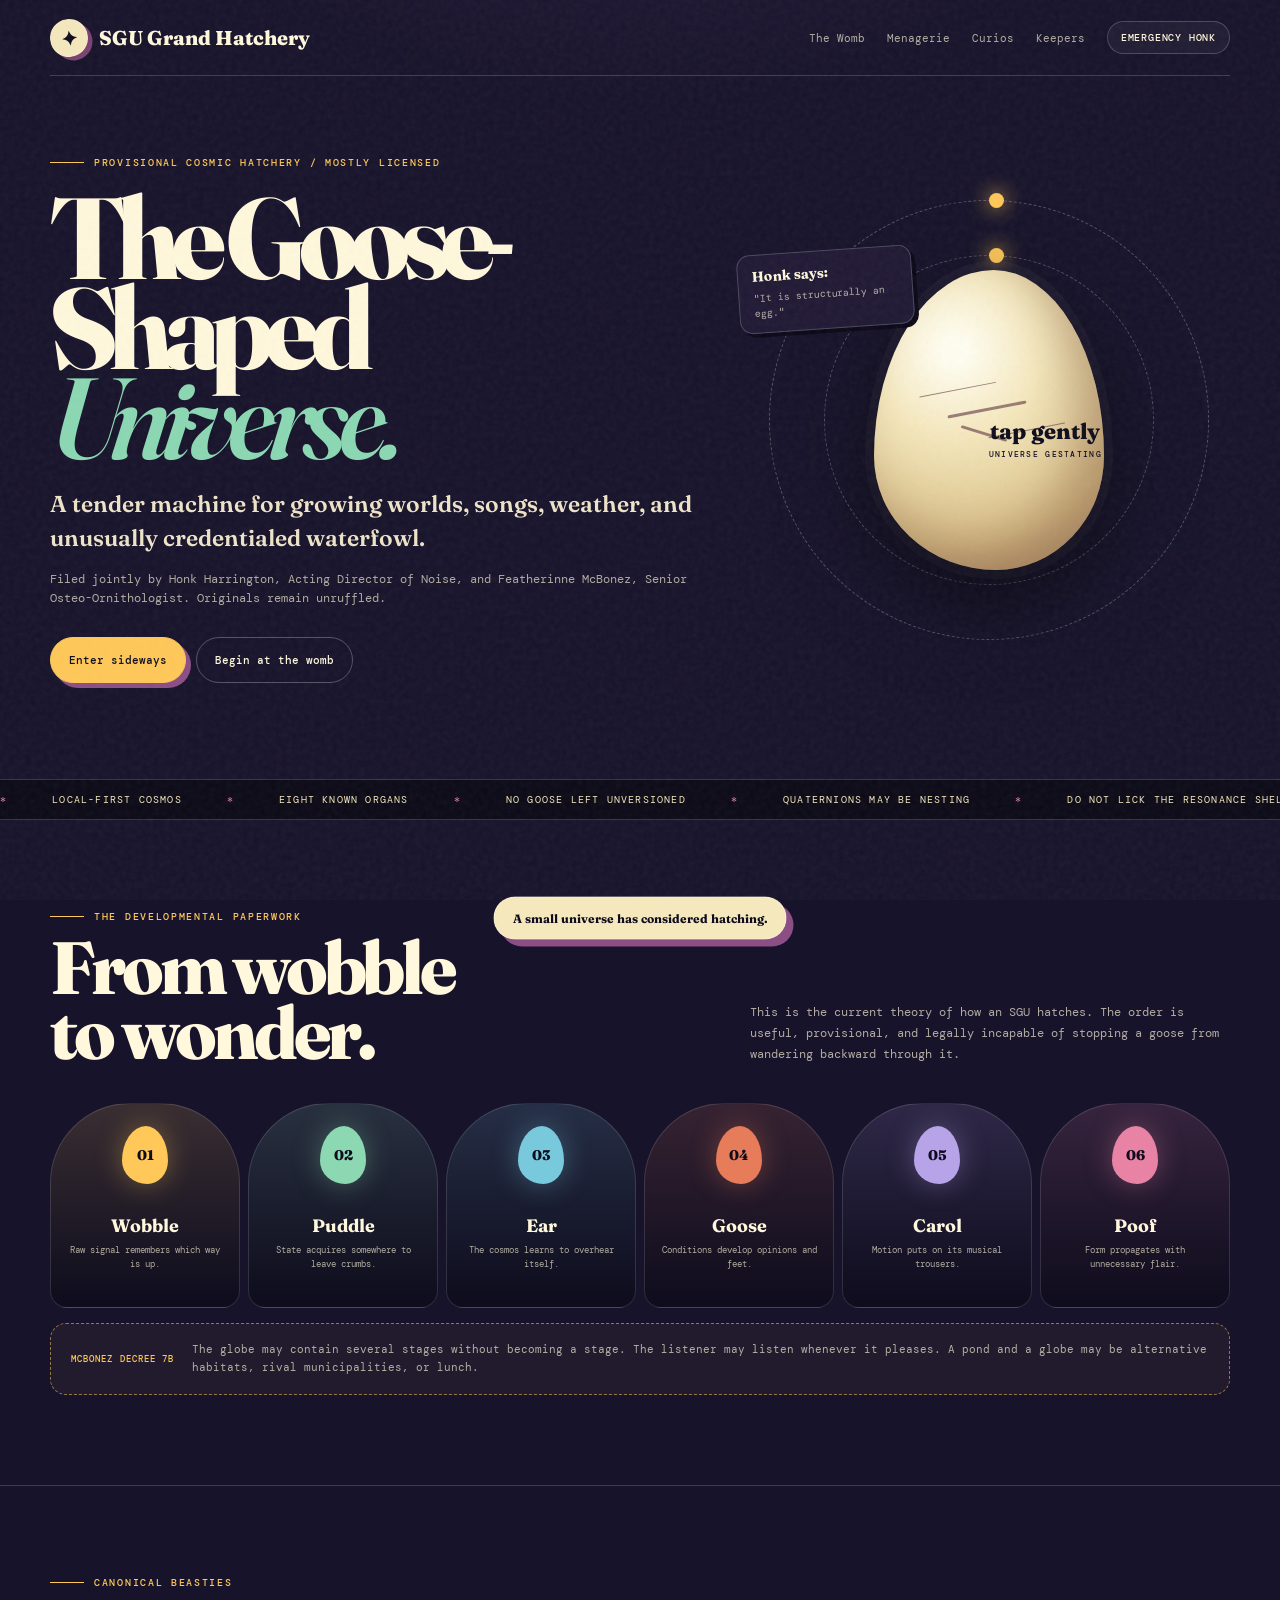
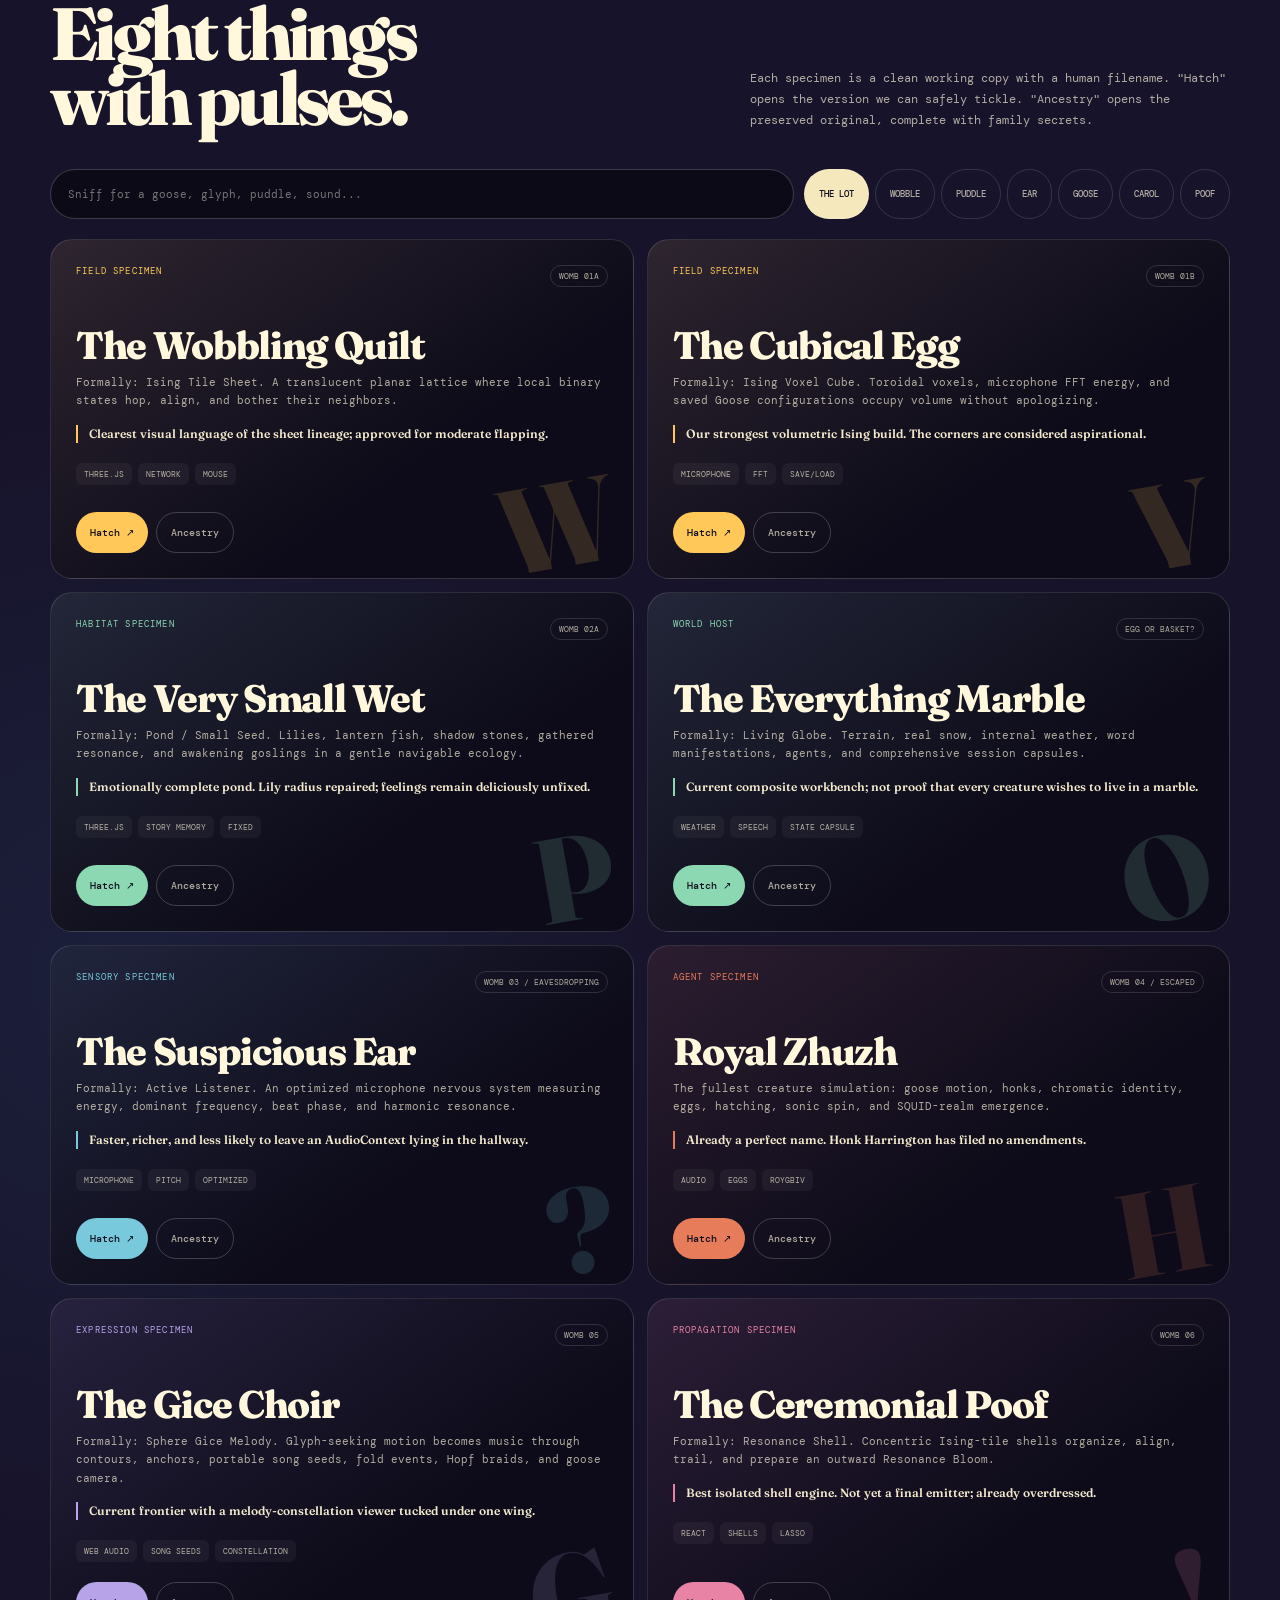
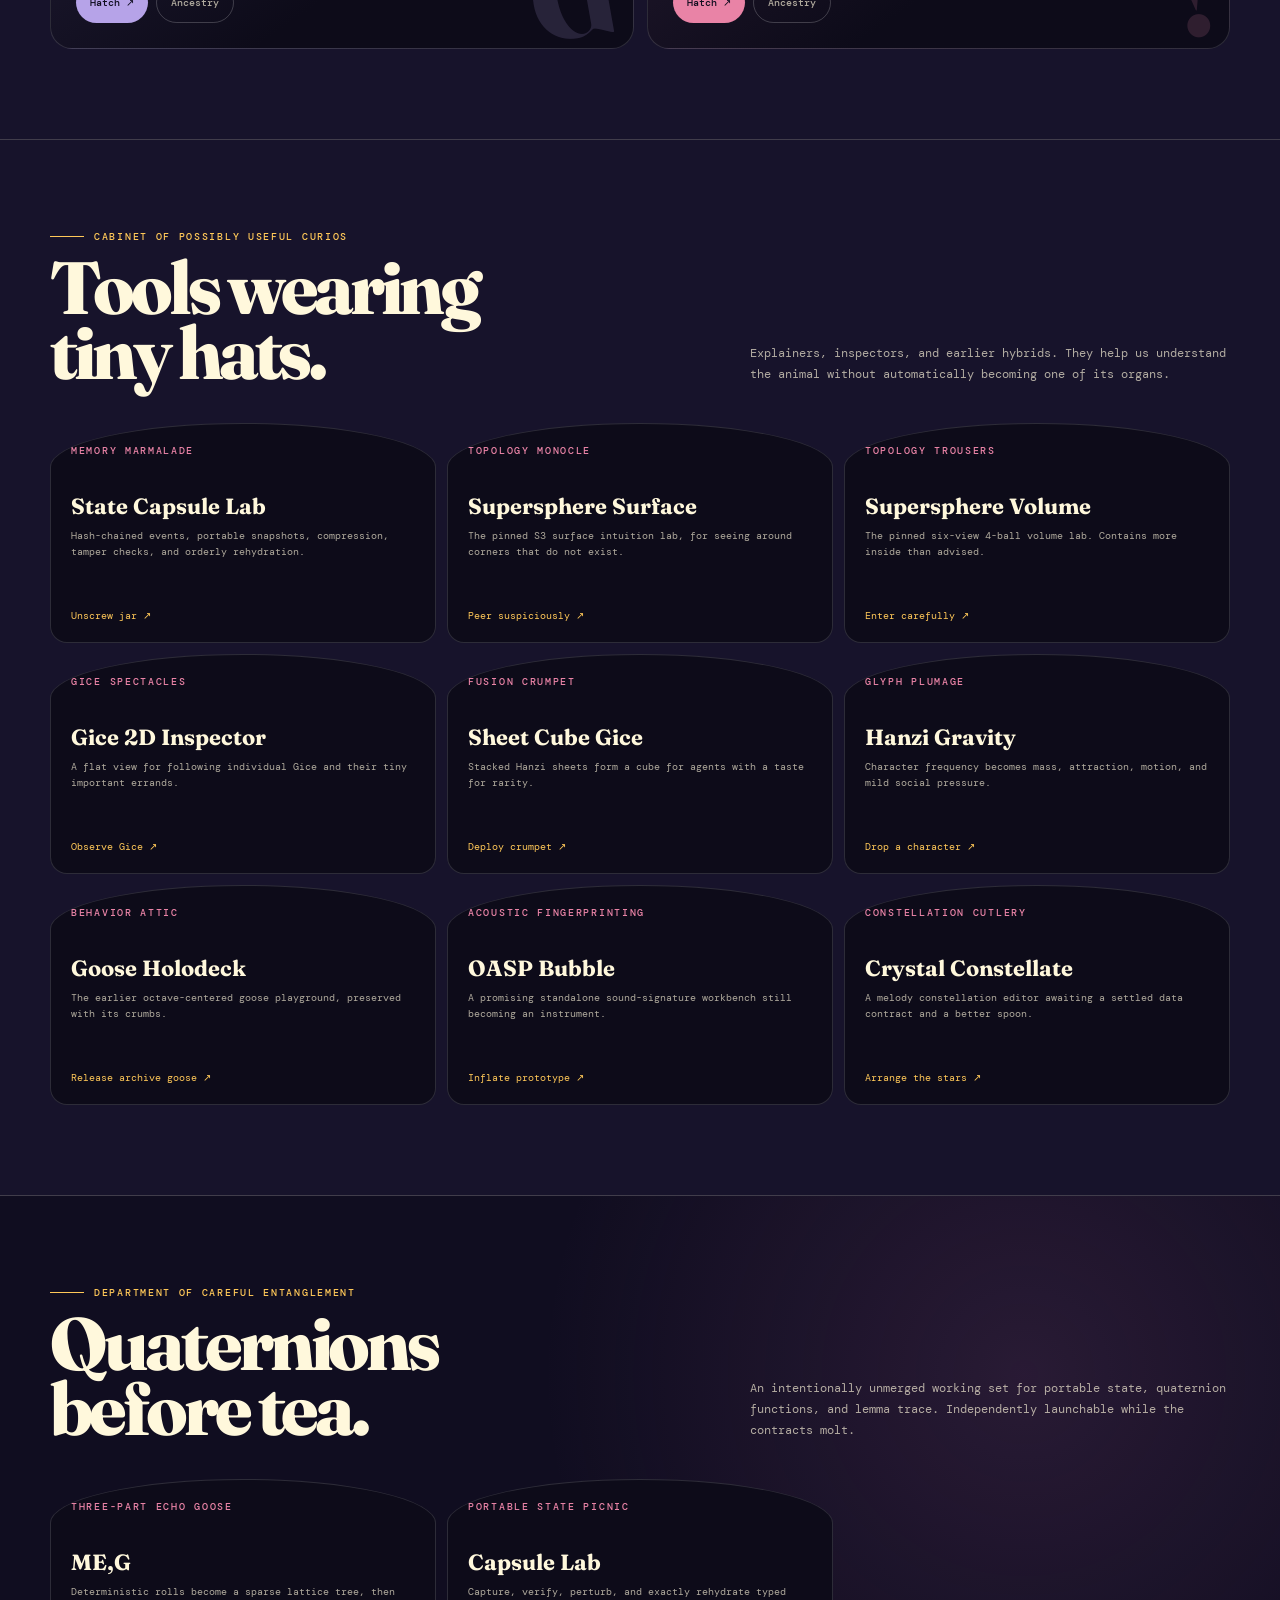
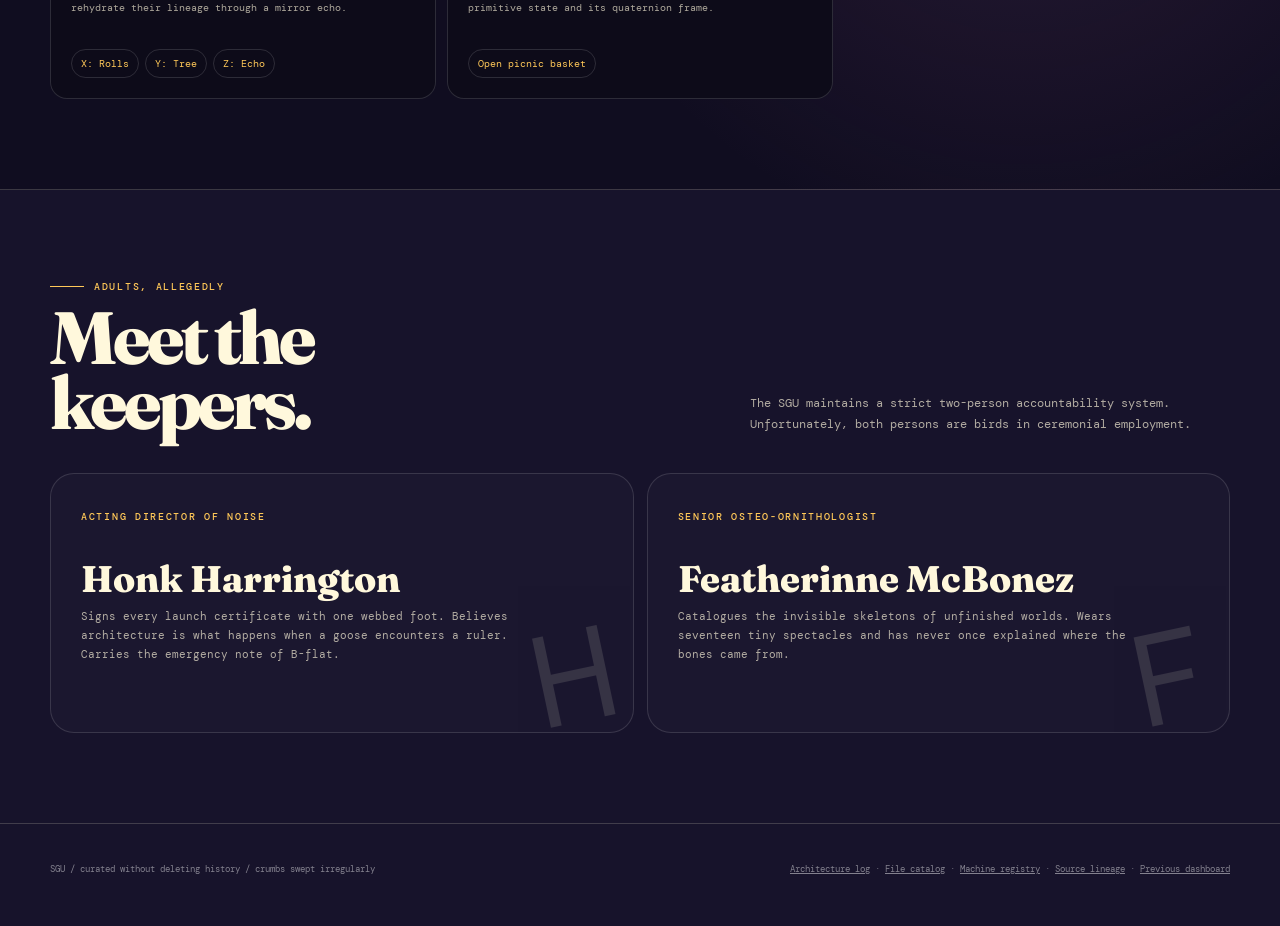
<file: index.html>
<!doctype html>
<html lang="en">
<head>
<meta charset="utf-8">
<meta name="viewport" content="width=device-width,initial-scale=1">
<meta name="theme-color" content="#17132b">
<title>The SGU Grand Hatchery</title>
<style>
@import url('https://fonts.googleapis.com/css2?family=DM+Mono:wght@400;500&family=Fraunces:opsz,wght@9..144,600;9..144,800&display=swap');
:root{color-scheme:dark;--night:#17132b;--deep:#0e0c1d;--ink:#fff8dc;--paper:#f5e8bd;--plum:#8b4e85;--pink:#e983a6;--yolk:#ffc858;--mint:#8bd8b3;--sky:#79c9dc;--lav:#b6a3e8;--rust:#e77c5a;--line:rgba(255,248,220,.18);--soft:rgba(255,248,220,.67);--serif:"Fraunces",Georgia,serif;--mono:"DM Mono",Consolas,monospace}
*{box-sizing:border-box}html{scroll-behavior:smooth}body{margin:0;min-height:100vh;overflow-x:hidden;background:radial-gradient(circle at 50% -10%,#3a2450 0,transparent 42rem),radial-gradient(circle at 10% 45%,#26395b55 0,transparent 36rem),var(--night);color:var(--ink);font-family:var(--mono)}a{color:inherit}.grain{position:fixed;inset:0;z-index:20;pointer-events:none;opacity:.08;background-image:url("data:image/svg+xml,%3Csvg viewBox='0 0 180 180' xmlns='http://www.w3.org/2000/svg'%3E%3Cfilter id='n'%3E%3CfeTurbulence type='fractalNoise' baseFrequency='.9' numOctaves='4' stitchTiles='stitch'/%3E%3C/filter%3E%3Crect width='100%25' height='100%25' filter='url(%23n)' opacity='.7'/%3E%3C/svg%3E")}.wrap{width:min(1180px,calc(100% - 36px));margin:auto}.top{position:relative;z-index:10;display:flex;align-items:center;justify-content:space-between;min-height:76px;border-bottom:1px solid var(--line)}.brand{display:flex;align-items:center;gap:11px;text-decoration:none;font:800 20px var(--serif)}.brand-mark{display:grid;place-items:center;width:38px;height:38px;border:1px solid #fff3;border-radius:50%;background:var(--paper);color:var(--deep);transform:rotate(-8deg);box-shadow:4px 4px 0 #7a426f;font-size:20px}.top nav{display:flex;align-items:center;gap:22px}.top nav a{color:var(--soft);font-size:11px;text-decoration:none}.top nav a:hover{color:var(--yolk)}.honk-button{border:1px solid #fff3;border-radius:999px;padding:9px 13px;background:#ffffff0a;color:var(--ink);font:500 10px var(--mono);letter-spacing:.08em;text-transform:uppercase;cursor:pointer}.honk-button:hover{background:var(--yolk);color:var(--deep)}
.hero{position:relative;display:grid;grid-template-columns:minmax(0,1.15fr) minmax(340px,.85fr);align-items:center;gap:45px;min-height:690px;padding:80px 0 96px}.eyebrow,.micro{font:500 10px/1.3 var(--mono);letter-spacing:.17em;text-transform:uppercase}.eyebrow{display:flex;align-items:center;gap:10px;color:var(--yolk)}.eyebrow:before{content:"";width:34px;height:1px;background:currentColor}.hero h1{max-width:750px;margin:24px 0 24px;font:800 clamp(62px,9vw,122px)/.78 var(--serif);letter-spacing:-.075em}.hero h1 em{display:block;color:var(--mint);font-weight:600}.lede{max-width:675px;margin:0;color:#eee4c8;font:600 clamp(18px,2vw,23px)/1.48 var(--serif)}.lede small{display:block;margin-top:15px;color:var(--soft);font:400 12px/1.65 var(--mono)}.hero-actions{display:flex;flex-wrap:wrap;gap:10px;margin-top:28px}.button{display:inline-flex;align-items:center;justify-content:center;min-height:46px;padding:0 18px;border:1px solid #fff4;border-radius:999px;text-decoration:none;font-size:11px;font-weight:500}.button.primary{border-color:var(--yolk);background:var(--yolk);color:var(--deep);box-shadow:5px 5px 0 #8b4e85}.button:hover{transform:translateY(-2px)}
.womb{position:relative;display:grid;place-items:center;min-height:500px}.orbit{position:absolute;border:1px dashed #fff4;border-radius:50%;animation:spin 24s linear infinite}.orbit.one{width:440px;height:440px}.orbit.two{width:330px;height:330px;animation-direction:reverse;animation-duration:17s}.orbit i{position:absolute;top:-8px;left:50%;width:15px;height:15px;border-radius:50%;background:var(--yolk);box-shadow:0 0 20px var(--yolk)}.egg{position:relative;width:230px;height:300px;border:0;border-radius:52% 48% 47% 53%/62% 62% 38% 38%;background:radial-gradient(circle at 35% 27%,#fffdf0 0 5%,var(--paper) 32%,#dabf86 72%,#a8815c);box-shadow:inset -25px -28px 45px #7f594466,0 30px 90px #0008,0 0 0 9px #ffffff0a;cursor:pointer;transition:.35s;animation:bob 5s ease-in-out infinite}.egg:hover{transform:rotate(3deg) scale(1.025)}.egg:before,.egg:after{content:"";position:absolute;height:3px;background:#724d52;border-radius:99px;opacity:.7;transform:rotate(-11deg)}.egg:before{width:80px;left:73px;top:138px;box-shadow:-25px -25px 0 -1px #724d52,35px 28px 0 -1px #724d52}.egg:after{width:48px;left:86px;top:162px;transform:rotate(17deg)}.egg-label{position:absolute;z-index:2;text-align:center;color:var(--deep);font:800 22px/1 var(--serif);pointer-events:none}.egg-label small{display:block;margin-top:7px;font:500 8px var(--mono);letter-spacing:.16em;text-transform:uppercase}.womb-note{position:absolute;max-width:175px;padding:12px 14px;border:1px solid #fff3;border-radius:13px;background:#221b36e8;color:var(--soft);font-size:10px;line-height:1.5;box-shadow:4px 4px 0 #0a0816}.womb-note strong{display:block;margin-bottom:5px;color:var(--ink);font:700 14px var(--serif)}.womb-note.honk{left:-10px;top:80px;transform:rotate(-4deg)}.womb-note.feather{right:-5px;bottom:55px;transform:rotate(3deg)}.hatchlings{position:absolute;inset:0;pointer-events:none}.feather{position:fixed;z-index:30;font-size:20px;animation:fall 1.8s ease-in forwards;pointer-events:none}
.ticker{border-block:1px solid var(--line);overflow:hidden;background:#0c0a17}.ticker-track{display:flex;width:max-content;gap:45px;padding:13px 0;animation:ticker 28s linear infinite;color:var(--paper);font-size:10px;letter-spacing:.12em;text-transform:uppercase}.ticker-track span:before{content:"*";margin-right:45px;color:var(--pink)}
.section{padding:90px 0;border-bottom:1px solid var(--line)}.section-head{display:grid;grid-template-columns:1fr minmax(280px,480px);gap:50px;align-items:end;margin-bottom:38px}.section-head h2{margin:12px 0 0;font:800 clamp(43px,6vw,74px)/.88 var(--serif);letter-spacing:-.055em}.section-head p{margin:0;color:var(--soft);font-size:12px;line-height:1.75}.gestation{display:grid;grid-template-columns:repeat(6,1fr);gap:8px}.chamber{--c:var(--yolk);position:relative;min-height:205px;padding:18px 15px;border:1px solid #fff2;border-radius:80px 80px 17px 17px;background:linear-gradient(180deg,color-mix(in srgb,var(--c) 15%,#17132b),#0e0c1d);text-align:center}.chamber:nth-child(2){--c:var(--mint)}.chamber:nth-child(3){--c:var(--sky)}.chamber:nth-child(4){--c:var(--rust)}.chamber:nth-child(5){--c:var(--lav)}.chamber:nth-child(6){--c:var(--pink)}.chamber b{display:grid;place-items:center;width:46px;height:58px;margin:4px auto 30px;border-radius:52% 48% 45% 55%/60% 60% 40% 40%;background:var(--c);color:var(--deep);font:800 14px var(--serif);box-shadow:0 0 28px color-mix(in srgb,var(--c) 35%,transparent)}.chamber strong{display:block;font:700 18px var(--serif)}.chamber small{display:block;margin-top:7px;color:var(--soft);font-size:9px;line-height:1.5}.decree{display:grid;grid-template-columns:auto 1fr;gap:18px;align-items:center;margin-top:15px;padding:17px 20px;border:1px dashed #ffc85888;border-radius:16px;background:#ffc8580b}.decree span{color:var(--yolk);font:500 9px var(--mono);letter-spacing:.12em;text-transform:uppercase}.decree p{margin:0;color:var(--soft);font-size:11px;line-height:1.6}
.controls{display:flex;gap:10px;margin:28px 0 20px}.search{flex:1;min-width:0;height:50px;padding:0 17px;border:1px solid #fff3;border-radius:999px;background:#0d0a18;color:var(--ink);font:11px var(--mono);outline:0}.search:focus{border-color:var(--yolk);box-shadow:0 0 0 4px #ffc85815}.filters{display:flex;gap:6px;overflow:auto}.filter{padding:0 14px;border:1px solid #fff2;border-radius:999px;background:#fff0;color:var(--soft);font:500 9px var(--mono);text-transform:uppercase;cursor:pointer}.filter:hover,.filter.active{background:var(--paper);color:var(--deep)}.grid{display:grid;grid-template-columns:repeat(2,1fr);gap:13px}.card{--c:var(--paper);position:relative;display:flex;flex-direction:column;min-height:340px;padding:25px;border:1px solid #fff2;border-radius:22px;background:linear-gradient(145deg,color-mix(in srgb,var(--c) 10%,#17132b),#0d0b19 65%);overflow:hidden;transition:.25s}.card:after{content:attr(data-sigil);position:absolute;right:18px;bottom:-20px;color:color-mix(in srgb,var(--c) 16%,transparent);font:800 120px var(--serif);transform:rotate(-10deg);pointer-events:none}.card:hover{transform:translateY(-4px) rotate(-.3deg);border-color:color-mix(in srgb,var(--c) 55%,transparent)}.card[data-family=field]{--c:var(--yolk)}.card[data-family=world]{--c:var(--mint)}.card[data-family=sense]{--c:var(--sky)}.card[data-family=life]{--c:var(--rust)}.card[data-family=music]{--c:var(--lav)}.card[data-family=bloom]{--c:var(--pink)}.card-top{display:flex;justify-content:space-between;gap:12px}.family{color:var(--c);font-size:9px;letter-spacing:.13em;text-transform:uppercase}.stage{padding:5px 8px;border:1px solid #fff2;border-radius:999px;color:var(--soft);font-size:8px;text-transform:uppercase}.card h3{position:relative;z-index:1;margin:40px 0 10px;font:800 clamp(28px,3vw,41px)/.95 var(--serif);letter-spacing:-.035em}.card p{position:relative;z-index:1;max-width:570px;margin:0;color:var(--soft);font-size:11px;line-height:1.65}.aside{position:relative;z-index:1;margin-top:15px;padding-left:11px;border-left:2px solid var(--c);color:#f2e8cc;font:600 12px/1.5 var(--serif)}.badges{position:relative;z-index:1;display:flex;flex-wrap:wrap;gap:6px;margin:20px 0}.badge{padding:6px 8px;border-radius:6px;background:#ffffff0b;color:var(--soft);font-size:8px;text-transform:uppercase}.actions{position:relative;z-index:2;display:flex;gap:8px;margin-top:auto}.open,.source{display:inline-flex;align-items:center;justify-content:center;min-height:41px;padding:0 14px;border-radius:999px;text-decoration:none;font-size:10px;font-weight:500}.open{background:var(--c);color:var(--deep)}.source{border:1px solid #fff3;color:var(--soft)}.open:hover,.source:hover{filter:brightness(1.13);transform:translateY(-1px)}.hidden{display:none!important}.empty{display:none;padding:40px;border:1px dashed #fff3;border-radius:18px;color:var(--soft);text-align:center}.empty.show{display:block}
.cabinet-grid{display:grid;grid-template-columns:repeat(3,1fr);gap:11px}.cabinet{display:flex;flex-direction:column;min-height:220px;padding:20px;border:1px solid #fff2;border-radius:50% 50% 17px 17px/20% 20% 17px 17px;background:#0d0b19}.cabinet .micro{color:var(--pink)}.cabinet h3{margin:35px 0 8px;font:700 22px var(--serif)}.cabinet p{margin:0 0 20px;color:var(--soft);font-size:10px;line-height:1.6}.cabinet>a,.tool-links{margin-top:auto}.cabinet a{color:var(--yolk);font-size:10px;text-decoration:none}.tool-links{display:flex;flex-wrap:wrap;gap:6px}.tool-links a{padding:7px 9px;border:1px solid #fff2;border-radius:999px}.bureau{background:radial-gradient(circle at 80% 30%,#8b4e8533,transparent 30rem),#100d20}.keepers{display:grid;grid-template-columns:1fr 1fr;gap:13px}.keeper{position:relative;min-height:260px;padding:30px;border:1px solid #fff2;border-radius:24px;background:#ffffff05;overflow:hidden}.keeper:after{position:absolute;right:20px;bottom:-30px;font-size:130px;opacity:.12;transform:rotate(-12deg)}.keeper.h:after{content:"H"}.keeper.f:after{content:"F"}.keeper .micro{color:var(--yolk)}.keeper h3{margin:35px 0 10px;font:800 37px/1 var(--serif)}.keeper p{max-width:470px;margin:0;color:var(--soft);font-size:11px;line-height:1.7}.footer{display:flex;justify-content:space-between;gap:28px;padding:38px 0 48px;color:#fff7;font-size:9px;line-height:1.7}.footer a:hover{color:var(--yolk)}
.cracked .egg{animation:crack .55s ease both}.cracked .egg:before{transform:rotate(-26deg);width:105px}.cracked .egg-label small{color:#8b2149}.toast{position:fixed;left:50%;bottom:25px;z-index:40;max-width:calc(100% - 30px);padding:13px 18px;border:1px solid #fff5;border-radius:999px;background:var(--paper);color:var(--deep);font:700 12px var(--serif);box-shadow:7px 7px 0 #8b4e85;transform:translate(-50%,150%);transition:.35s}.toast.show{transform:translate(-50%,0)}
@keyframes bob{50%{translate:0 -11px;rotate:-1deg}}@keyframes spin{to{transform:rotate(360deg)}}@keyframes ticker{to{transform:translateX(-50%)}}@keyframes fall{to{transform:translate(var(--drift),105vh) rotate(420deg);opacity:0}}@keyframes crack{45%{transform:rotate(-5deg) scale(1.05)}70%{transform:rotate(5deg) scale(.98)}100%{transform:rotate(0)}}
@media(max-width:900px){.hero{grid-template-columns:1fr;padding-top:58px}.hero-copy{text-align:center}.eyebrow,.hero-actions{justify-content:center}.lede{margin:auto}.womb{min-height:460px}.gestation{grid-template-columns:repeat(3,1fr)}.cabinet-grid{grid-template-columns:repeat(2,1fr)}}
@media(max-width:680px){.wrap{width:calc(100% - 24px)}.top nav a{display:none}.hero h1{font-size:64px}.orbit.one{width:350px;height:350px}.orbit.two{width:280px;height:280px}.egg{width:190px;height:250px}.womb-note{display:none}.section{padding:66px 0}.section-head{grid-template-columns:1fr;gap:16px}.gestation,.grid,.cabinet-grid,.keepers{grid-template-columns:1fr}.controls{display:block}.filters{margin-top:8px;height:42px}.filter{min-width:max-content}.footer{display:block}.footer span{display:block;margin-bottom:9px}}
@media(prefers-reduced-motion:reduce){*{scroll-behavior:auto!important;animation:none!important;transition:none!important}}
</style>
</head>
<body>
<div class="grain" aria-hidden="true"></div>
<header class="wrap top"><a class="brand" href="#top"><span class="brand-mark">&#x2726;</span><span>SGU Grand Hatchery</span></a><nav aria-label="Primary"><a href="#gestation">The Womb</a><a href="#menagerie">Menagerie</a><a href="#cabinet">Curios</a><a href="#keepers">Keepers</a><button class="honk-button" id="honk" type="button">Emergency honk</button></nav></header>
<main id="top">
<section class="wrap hero"><div class="hero-copy"><div class="eyebrow">Provisional cosmic hatchery / mostly licensed</div><h1>The Goose-Shaped <em>Universe.</em></h1><p class="lede">A tender machine for growing worlds, songs, weather, and unusually credentialed waterfowl.<small>Filed jointly by Honk Harrington, Acting Director of Noise, and Featherinne McBonez, Senior Osteo-Ornithologist. Originals remain unruffled.</small></p><div class="hero-actions"><a class="button primary" href="#menagerie">Enter sideways</a><a class="button" href="#gestation">Begin at the womb</a></div></div><div class="womb" id="womb"><div class="orbit one"><i></i></div><div class="orbit two"><i></i></div><button class="egg" id="egg" aria-label="Tap the cosmic egg"><span class="egg-label">tap gently<small>universe gestating</small></span></button><aside class="womb-note honk"><strong>Honk says:</strong>"It is structurally an egg."</aside><aside class="womb-note feather"><strong>Featherinne notes:</strong>"Everything is, until it isn't."</aside></div></section>
<div class="ticker" aria-hidden="true"><div class="ticker-track"><span>Local-first cosmos</span><span>Eight known organs</span><span>No goose left unversioned</span><span>Quaternions may be nesting</span><span>Do not lick the resonance shell</span><span>Local-first cosmos</span><span>Eight known organs</span><span>No goose left unversioned</span><span>Quaternions may be nesting</span><span>Do not lick the resonance shell</span></div></div>
<section class="section" id="gestation"><div class="wrap"><div class="section-head"><div><div class="eyebrow">The developmental paperwork</div><h2>From wobble<br>to wonder.</h2></div><p>This is the current theory of how an SGU hatches. The order is useful, provisional, and legally incapable of stopping a goose from wandering backward through it.</p></div><div class="gestation" aria-label="Possible Sphera gestation pipeline"><div class="chamber"><b>01</b><strong>Wobble</strong><small>Raw signal remembers which way is up.</small></div><div class="chamber"><b>02</b><strong>Puddle</strong><small>State acquires somewhere to leave crumbs.</small></div><div class="chamber"><b>03</b><strong>Ear</strong><small>The cosmos learns to overhear itself.</small></div><div class="chamber"><b>04</b><strong>Goose</strong><small>Conditions develop opinions and feet.</small></div><div class="chamber"><b>05</b><strong>Carol</strong><small>Motion puts on its musical trousers.</small></div><div class="chamber"><b>06</b><strong>Poof</strong><small>Form propagates with unnecessary flair.</small></div></div><div class="decree"><span>McBonez decree 7B</span><p>The globe may contain several stages without becoming a stage. The listener may listen whenever it pleases. A pond and a globe may be alternative habitats, rival municipalities, or lunch.</p></div></div></section>
<section class="section" id="menagerie"><div class="wrap"><div class="section-head"><div><div class="eyebrow">Canonical beasties</div><h2>Eight things<br>with pulses.</h2></div><p>Each specimen is a clean working copy with a human filename. "Hatch" opens the version we can safely tickle. "Ancestry" opens the preserved original, complete with family secrets.</p></div><div class="controls"><input class="search" id="search" type="search" placeholder="Sniff for a goose, glyph, puddle, sound..." aria-label="Search specimens"><div class="filters" aria-label="Filter specimens"><button class="filter active" data-filter="all">The lot</button><button class="filter" data-filter="field">Wobble</button><button class="filter" data-filter="world">Puddle</button><button class="filter" data-filter="sense">Ear</button><button class="filter" data-filter="life">Goose</button><button class="filter" data-filter="music">Carol</button><button class="filter" data-filter="bloom">Poof</button></div></div><div class="grid" id="grid">
<article class="card" data-family="field" data-sigil="W" data-search="ising tile sheet plane translucent hopping local state lattice wobble"><div class="card-top"><span class="family">Field specimen</span><span class="stage">Womb 01a</span></div><h3>The Wobbling Quilt</h3><p>Formally: Ising Tile Sheet. A translucent planar lattice where local binary states hop, align, and bother their neighbors.</p><div class="aside">Clearest visual language of the sheet lineage; approved for moderate flapping.</div><div class="badges"><span class="badge">Three.js</span><span class="badge">network</span><span class="badge">mouse</span></div><div class="actions"><a class="open" href="./primitive_lab/experiments/ising-sheet.html" target="_blank">Hatch &#8599;</a><a class="source" href="./POND/deepseek_html_20260606_842d28.html" target="_blank">Ancestry</a></div></article>
<article class="card" data-family="field" data-sigil="V" data-search="ising voxel cube toroidal fft microphone save load dice lattice wobble"><div class="card-top"><span class="family">Field specimen</span><span class="stage">Womb 01b</span></div><h3>The Cubical Egg</h3><p>Formally: Ising Voxel Cube. Toroidal voxels, microphone FFT energy, and saved Goose configurations occupy volume without apologizing.</p><div class="aside">Our strongest volumetric Ising build. The corners are considered aspirational.</div><div class="badges"><span class="badge">microphone</span><span class="badge">FFT</span><span class="badge">save/load</span></div><div class="actions"><a class="open" href="./primitive_lab/experiments/ising-voxel-cube.html" target="_blank">Hatch &#8599;</a><a class="source" href="./POND/deepseek_html_20260606_0ba96a%20(1).html" target="_blank">Ancestry</a></div></article>
<article class="card" data-family="world" data-sigil="P" data-search="pond 2d habitat lilies fish stones goslings resonance memory water puddle"><div class="card-top"><span class="family">Habitat specimen</span><span class="stage">Womb 02a</span></div><h3>The Very Small Wet</h3><p>Formally: Pond / Small Seed. Lilies, lantern fish, shadow stones, gathered resonance, and awakening goslings in a gentle navigable ecology.</p><div class="aside">Emotionally complete pond. Lily radius repaired; feelings remain deliciously unfixed.</div><div class="badges"><span class="badge">Three.js</span><span class="badge">story memory</span><span class="badge">fixed</span></div><div class="actions"><a class="open" href="./primitive_lab/experiments/pond-small-seed.html" target="_blank">Hatch &#8599;</a><a class="source" href="./POND/deepseek_html_20260607_139ae3.html" target="_blank">Ancestry</a></div></article>
<article class="card" data-family="world" data-sigil="O" data-search="globe 3d world weather snow state export capsule word ecology agents puddle"><div class="card-top"><span class="family">World host</span><span class="stage">Egg or basket?</span></div><h3>The Everything Marble</h3><p>Formally: Living Globe. Terrain, real snow, internal weather, word manifestations, agents, and comprehensive session capsules.</p><div class="aside">Current composite workbench; not proof that every creature wishes to live in a marble.</div><div class="badges"><span class="badge">weather</span><span class="badge">speech</span><span class="badge">state capsule</span></div><div class="actions"><a class="open" href="./primitive_lab/experiments/globe-workbench.html" target="_blank">Hatch &#8599;</a><a class="source" href="./spherai_composite_workbench.html" target="_blank">Ancestry</a></div></article>
<article class="card" data-family="sense" data-sigil="?" data-search="listener active microphone audio reactive pitch dominant frequency resonance beat fft typed array ear"><div class="card-top"><span class="family">Sensory specimen</span><span class="stage">Womb 03 / eavesdropping</span></div><h3>The Suspicious Ear</h3><p>Formally: Active Listener. An optimized microphone nervous system measuring energy, dominant frequency, beat phase, and harmonic resonance.</p><div class="aside">Faster, richer, and less likely to leave an AudioContext lying in the hallway.</div><div class="badges"><span class="badge">microphone</span><span class="badge">pitch</span><span class="badge">optimized</span></div><div class="actions"><a class="open" href="./primitive_lab/experiments/active-listener.html" target="_blank">Hatch &#8599;</a><a class="source" href="./ACTIVE.LISTENER/deepseek_html_20260606_5bbe71.html" target="_blank">Ancestry</a></div></article>
<article class="card" data-family="life" data-sigil="H" data-search="goose royal zhuzh agent eggs hatching honks roygbiv solfege squid realm spin"><div class="card-top"><span class="family">Agent specimen</span><span class="stage">Womb 04 / escaped</span></div><h3>Royal Zhuzh</h3><p>The fullest creature simulation: goose motion, honks, chromatic identity, eggs, hatching, sonic spin, and SQUID-realm emergence.</p><div class="aside">Already a perfect name. Honk Harrington has filed no amendments.</div><div class="badges"><span class="badge">audio</span><span class="badge">eggs</span><span class="badge">ROYGBIV</span></div><div class="actions"><a class="open" href="./primitive_lab/experiments/royal-zhuzh.html" target="_blank">Hatch &#8599;</a><a class="source" href="./POND/deepseek_html_20260606_d6cb41.html" target="_blank">Ancestry</a></div></article>
<article class="card" data-family="music" data-sigil="G" data-search="sphere gice melody song seeds hopf braid folds goose camera constellation glyph contour anchors carol"><div class="card-top"><span class="family">Expression specimen</span><span class="stage">Womb 05</span></div><h3>The Gice Choir</h3><p>Formally: Sphere Gice Melody. Glyph-seeking motion becomes music through contours, anchors, portable song seeds, fold events, Hopf braids, and goose camera.</p><div class="aside">Current frontier with a melody-constellation viewer tucked under one wing.</div><div class="badges"><span class="badge">Web Audio</span><span class="badge">song seeds</span><span class="badge">constellation</span></div><div class="actions"><a class="open" href="./primitive_lab/experiments/sphere-gice-melody.html" target="_blank">Hatch &#8599;</a><a class="source" href="./sphere_gice_v3.2.html" target="_blank">Ancestry</a></div></article>
<article class="card" data-family="bloom" data-sigil="!" data-search="zooter particle resonance bloom concentric shells ising tiles lasso outward alignment poof"><div class="card-top"><span class="family">Propagation specimen</span><span class="stage">Womb 06</span></div><h3>The Ceremonial Poof</h3><p>Formally: Resonance Shell. Concentric Ising-tile shells organize, align, trail, and prepare an outward Resonance Bloom.</p><div class="aside">Best isolated shell engine. Not yet a final emitter; already overdressed.</div><div class="badges"><span class="badge">React</span><span class="badge">shells</span><span class="badge">lasso</span></div><div class="actions"><a class="open" href="./primitive_lab/experiments/resonance-shell.html" target="_blank">Hatch &#8599;</a><a class="source" href="./zooter/zooter_clean.x.html" target="_blank">Ancestry</a></div></article>
</div><div class="empty" id="empty">Nothing in the hatchery answers that description. Try "goose." It usually works.</div></div></section>
<section class="section" id="cabinet"><div class="wrap"><div class="section-head"><div><div class="eyebrow">Cabinet of possibly useful curios</div><h2>Tools wearing<br>tiny hats.</h2></div><p>Explainers, inspectors, and earlier hybrids. They help us understand the animal without automatically becoming one of its organs.</p></div><div class="cabinet-grid">
<div class="cabinet"><span class="micro">Memory marmalade</span><h3>State Capsule Lab</h3><p>Hash-chained events, portable snapshots, compression, tamper checks, and orderly rehydration.</p><a href="./primitive_lab/state/capsule-lab.html" target="_blank">Unscrew jar &#8599;</a></div>
<div class="cabinet"><span class="micro">Topology monocle</span><h3>Supersphere Surface</h3><p>The pinned S3 surface intuition lab, for seeing around corners that do not exist.</p><a href="./primitive_lab/tools/supersphere-surface.html" target="_blank">Peer suspiciously &#8599;</a></div>
<div class="cabinet"><span class="micro">Topology trousers</span><h3>Supersphere Volume</h3><p>The pinned six-view 4-ball volume lab. Contains more inside than advised.</p><a href="./primitive_lab/tools/supersphere-volume.html" target="_blank">Enter carefully &#8599;</a></div>
<div class="cabinet"><span class="micro">Gice spectacles</span><h3>Gice 2D Inspector</h3><p>A flat view for following individual Gice and their tiny important errands.</p><a href="./primitive_lab/tools/sphere-gice-2d-inspector.html" target="_blank">Observe Gice &#8599;</a></div>
<div class="cabinet"><span class="micro">Fusion crumpet</span><h3>Sheet Cube Gice</h3><p>Stacked Hanzi sheets form a cube for agents with a taste for rarity.</p><a href="./primitive_lab/tools/sheet-cube-gice.html" target="_blank">Deploy crumpet &#8599;</a></div>
<div class="cabinet"><span class="micro">Glyph plumage</span><h3>Hanzi Gravity</h3><p>Character frequency becomes mass, attraction, motion, and mild social pressure.</p><a href="./primitive_lab/tools/hanzi-gravity.html" target="_blank">Drop a character &#8599;</a></div>
<div class="cabinet"><span class="micro">Behavior attic</span><h3>Goose Holodeck</h3><p>The earlier octave-centered goose playground, preserved with its crumbs.</p><a href="./primitive_lab/tools/goose-holodeck.html" target="_blank">Release archive goose &#8599;</a></div>
<div class="cabinet"><span class="micro">Acoustic fingerprinting</span><h3>OASP Bubble</h3><p>A promising standalone sound-signature workbench still becoming an instrument.</p><a href="./more.primiti/OASP.bubble.html" target="_blank">Inflate prototype &#8599;</a></div>
<div class="cabinet"><span class="micro">Constellation cutlery</span><h3>Crystal Constellate</h3><p>A melody constellation editor awaiting a settled data contract and a better spoon.</p><a href="./more.primiti/crystal.editor.constellate.html" target="_blank">Arrange the stars &#8599;</a></div>
</div></div></section>
<section class="section bureau" id="integration"><div class="wrap"><div class="section-head"><div><div class="eyebrow">Department of careful entanglement</div><h2>Quaternions<br>before tea.</h2></div><p>An intentionally unmerged working set for portable state, quaternion functions, and lemma trace. Independently launchable while the contracts molt.</p></div><div class="cabinet-grid"><div class="cabinet"><span class="micro">Three-part echo goose</span><h3>ME,G</h3><p>Deterministic rolls become a sparse lattice tree, then rehydrate their lineage through a mirror echo.</p><div class="tool-links"><a href="./ME,G/mirror%27s%20echo,%20goosefraba.html" target="_blank">X: Rolls</a><a href="./ME,G/y.lattice-tree.html" target="_blank">Y: Tree</a><a href="./ME,G/z.hydration-chain.html" target="_blank">Z: Echo</a></div></div><div class="cabinet"><span class="micro">Portable state picnic</span><h3>Capsule Lab</h3><p>Capture, verify, perturb, and exactly rehydrate typed primitive state and its quaternion frame.</p><div class="tool-links"><a href="./primitive_lab/state/capsule-lab.html" target="_blank">Open picnic basket</a></div></div></div></div></section>
<section class="section" id="keepers"><div class="wrap"><div class="section-head"><div><div class="eyebrow">Adults, allegedly</div><h2>Meet the<br>keepers.</h2></div><p>The SGU maintains a strict two-person accountability system. Unfortunately, both persons are birds in ceremonial employment.</p></div><div class="keepers"><article class="keeper h"><span class="micro">Acting Director of Noise</span><h3>Honk Harrington</h3><p>Signs every launch certificate with one webbed foot. Believes architecture is what happens when a goose encounters a ruler. Carries the emergency note of B-flat.</p></article><article class="keeper f"><span class="micro">Senior Osteo-Ornithologist</span><h3>Featherinne McBonez</h3><p>Catalogues the invisible skeletons of unfinished worlds. Wears seventeen tiny spectacles and has never once explained where the bones came from.</p></article></div></div></section>
</main>
<footer class="wrap footer"><span>SGU / curated without deleting history / crumbs swept irregularly</span><span><a href="./primitive_lab/ARCHITECTURE_LOG.md">Architecture log</a> &middot; <a href="./primitive_lab/FILE_CATALOG.md">File catalog</a> &middot; <a href="./primitive_lab/primitive_registry.json">Machine registry</a> &middot; <a href="./primitive_lab/PRIMITIVE_MAP.md">Source lineage</a> &middot; <a href="./claudias.v/index.pre-primitive-lab-2026-07-15.html">Previous dashboard</a></span></footer>
<div class="toast" id="toast" role="status" aria-live="polite">A small universe has considered hatching.</div>
<script>
const search=document.getElementById('search'),cards=[...document.querySelectorAll('.card')],buttons=[...document.querySelectorAll('.filter')],empty=document.getElementById('empty');let family='all';
function filterCards(){const q=search.value.trim().toLowerCase();let shown=0;cards.forEach(card=>{const match=(family==='all'||card.dataset.family===family)&&(!q||(card.textContent+' '+card.dataset.search).toLowerCase().includes(q));card.classList.toggle('hidden',!match);if(match)shown++});empty.classList.toggle('show',shown===0)}
buttons.forEach(button=>button.addEventListener('click',()=>{family=button.dataset.filter;buttons.forEach(b=>b.classList.toggle('active',b===button));filterCards()}));search.addEventListener('input',filterCards);window.addEventListener('keydown',event=>{if(event.key==='/'&&document.activeElement!==search){event.preventDefault();search.focus()}if(event.key==='Escape'&&document.activeElement===search){search.value='';search.blur();filterCards()}});
const womb=document.getElementById('womb'),egg=document.getElementById('egg'),toast=document.getElementById('toast');let toastTimer;
function announce(message){toast.textContent=message;toast.classList.add('show');clearTimeout(toastTimer);toastTimer=setTimeout(()=>toast.classList.remove('show'),2600)}
function feathers(count=12){for(let i=0;i<count;i++){const f=document.createElement('i');f.className='feather';f.textContent=i%3?'~':'\u2248';f.style.left=(10+Math.random()*80)+'vw';f.style.top='-25px';f.style.setProperty('--drift',(Math.random()*180-90)+'px');f.style.color=['#ffc858','#f5e8bd','#e983a6','#8bd8b3'][i%4];f.style.animationDelay=(Math.random()*.35)+'s';document.body.appendChild(f);setTimeout(()=>f.remove(),2300)}}
egg.addEventListener('click',()=>{womb.classList.remove('cracked');void womb.offsetWidth;womb.classList.add('cracked');feathers(18);announce('The egg says: not yet, but splendid tapping.')});
document.getElementById('honk').addEventListener('click',()=>{try{const C=window.AudioContext||window.webkitAudioContext,ctx=new C(),osc=ctx.createOscillator(),gain=ctx.createGain();osc.type='sawtooth';osc.frequency.setValueAtTime(190,ctx.currentTime);osc.frequency.exponentialRampToValueAtTime(118,ctx.currentTime+.38);gain.gain.setValueAtTime(.0001,ctx.currentTime);gain.gain.exponentialRampToValueAtTime(.12,ctx.currentTime+.03);gain.gain.exponentialRampToValueAtTime(.0001,ctx.currentTime+.46);osc.connect(gain).connect(ctx.destination);osc.start();osc.stop(ctx.currentTime+.48)}catch(e){}feathers(8);announce('HONK HARRINGTON HAS BEEN NOTIFIED.')});
</script>
</body>
</html>
</file>
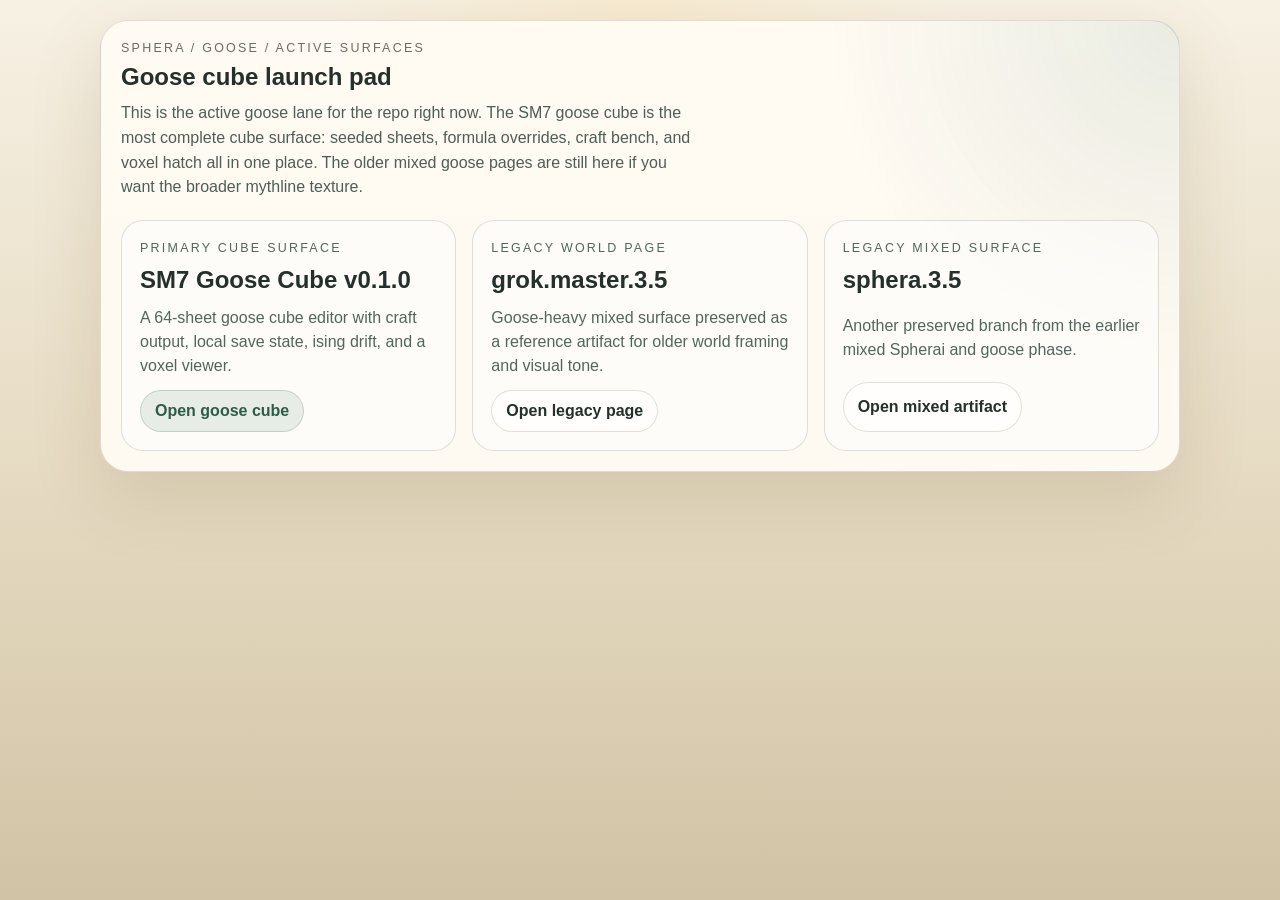
<file: active/modules/goose/index.html>
<!DOCTYPE html>
<html lang="en">
  <head>
    <meta charset="UTF-8" />
    <meta name="viewport" content="width=device-width, initial-scale=1.0" />
    <title>Sphera Goose Surfaces</title>
    <style>
      :root {
        --bg:
          radial-gradient(circle at top, rgba(252, 198, 95, 0.14), transparent 28%),
          linear-gradient(180deg, #f7f1e4 0%, #e7dcc4 50%, #d1c3a5 100%);
        --panel: rgba(255, 251, 244, 0.94);
        --panel-soft: rgba(255, 255, 255, 0.48);
        --border: rgba(74, 61, 35, 0.16);
        --text: #23302b;
        --muted: #6b6d63;
        --accent: #4f7f68;
        --accent-strong: #2d5d48;
        --shadow: 0 24px 72px rgba(84, 62, 23, 0.14);
      }

      * {
        box-sizing: border-box;
      }

      html,
      body {
        margin: 0;
        min-height: 100%;
      }

      body {
        background: var(--bg);
        color: var(--text);
        font-family: "Segoe UI", Arial, sans-serif;
      }

      main {
        max-width: 1120px;
        margin: 0 auto;
        padding: 20px;
      }

      .shell {
        padding: 20px;
        border-radius: 28px;
        border: 1px solid var(--border);
        background:
          radial-gradient(circle at top right, rgba(79, 127, 104, 0.12), transparent 30%),
          var(--panel);
        box-shadow: var(--shadow);
      }

      .eyebrow {
        margin: 0 0 8px;
        color: var(--muted);
        font-size: 0.78rem;
        letter-spacing: 0.18em;
        text-transform: uppercase;
      }

      h1,
      h2,
      p {
        margin: 0;
      }

      .lede {
        max-width: 64ch;
        margin-top: 10px;
        color: #4c5f57;
        line-height: 1.55;
      }

      .cards {
        display: grid;
        grid-template-columns: repeat(auto-fit, minmax(260px, 1fr));
        gap: 16px;
        margin-top: 20px;
      }

      .card {
        display: grid;
        gap: 12px;
        padding: 18px;
        border-radius: 22px;
        border: 1px solid var(--border);
        background: var(--panel-soft);
      }

      .card p {
        color: #53655e;
        line-height: 1.5;
      }

      .actions {
        display: flex;
        gap: 10px;
        flex-wrap: wrap;
      }

      a {
        display: inline-flex;
        align-items: center;
        justify-content: center;
        min-height: 42px;
        padding: 0 14px;
        border-radius: 999px;
        border: 1px solid rgba(79, 127, 104, 0.25);
        background: rgba(79, 127, 104, 0.12);
        color: var(--accent-strong);
        text-decoration: none;
        font-weight: 600;
      }

      a.secondary {
        border-color: var(--border);
        background: rgba(255, 255, 255, 0.55);
        color: var(--text);
      }
    </style>
  </head>
  <body>
    <main>
      <section class="shell">
        <p class="eyebrow">Sphera / Goose / Active Surfaces</p>
        <h1>Goose cube launch pad</h1>
        <p class="lede">
          This is the active goose lane for the repo right now. The SM7 goose cube is the most
          complete cube surface: seeded sheets, formula overrides, craft bench, and voxel hatch
          all in one place. The older mixed goose pages are still here if you want the broader
          mythline texture.
        </p>

        <section class="cards">
          <article class="card">
            <div>
              <p class="eyebrow">Primary Cube Surface</p>
              <h2>SM7 Goose Cube v0.1.0</h2>
            </div>
            <p>
              A 64-sheet goose cube editor with craft output, local save state, ising drift, and
              a voxel viewer.
            </p>
            <div class="actions">
              <a href="./sm7-goose-cube-v0.1.0.html">Open goose cube</a>
            </div>
          </article>

          <article class="card">
            <div>
              <p class="eyebrow">Legacy World Page</p>
              <h2>grok.master.3.5</h2>
            </div>
            <p>
              Goose-heavy mixed surface preserved as a reference artifact for older world framing
              and visual tone.
            </p>
            <div class="actions">
              <a class="secondary" href="./grok.master.3.5.html">Open legacy page</a>
            </div>
          </article>

          <article class="card">
            <div>
              <p class="eyebrow">Legacy Mixed Surface</p>
              <h2>sphera.3.5</h2>
            </div>
            <p>
              Another preserved branch from the earlier mixed Spherai and goose phase.
            </p>
            <div class="actions">
              <a class="secondary" href="./sphera.3.5.html">Open mixed artifact</a>
            </div>
          </article>
        </section>
      </section>
    </main>
  </body>
</html>
</file>
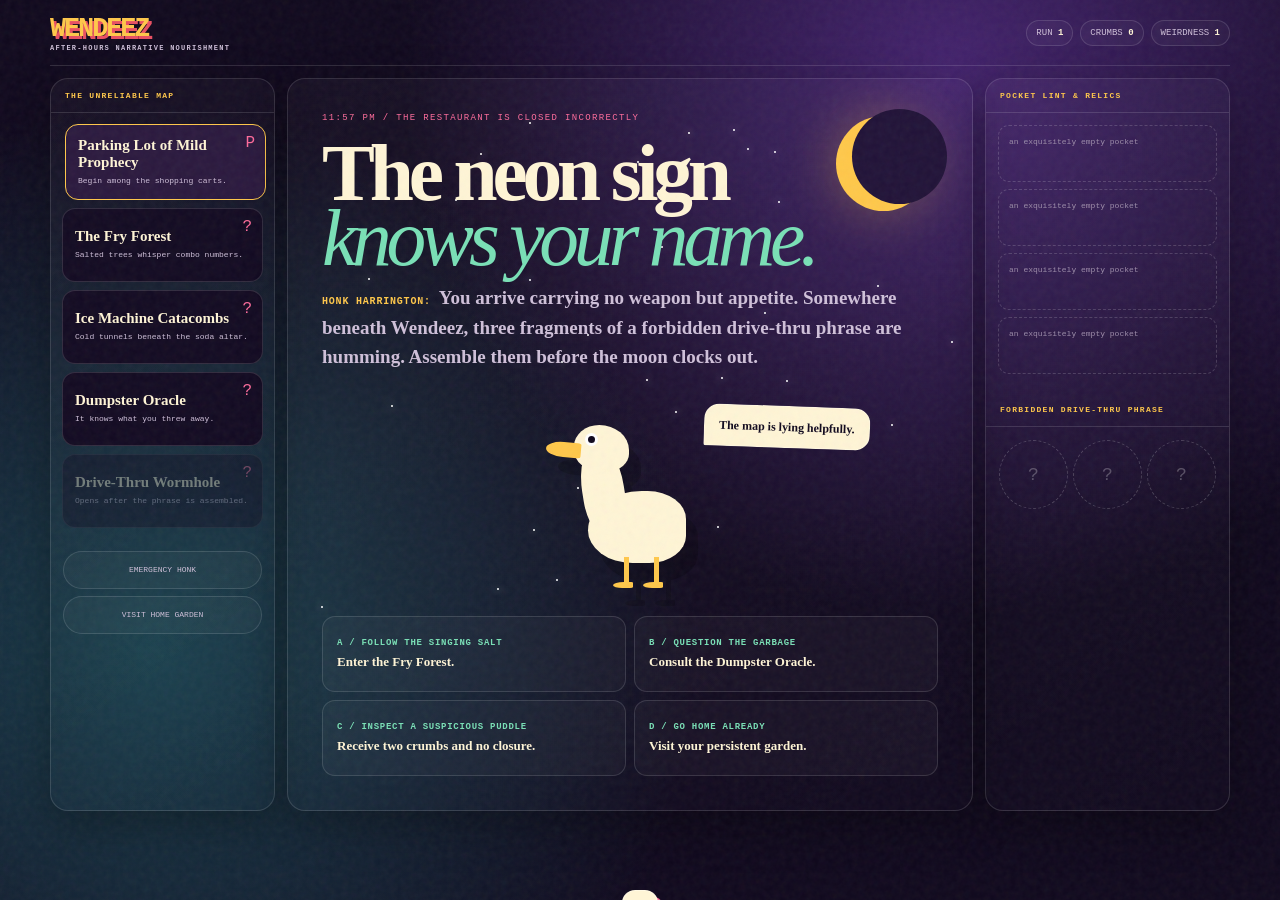
<file: HYPERVISOR/FICTIONAL/NARRATIVES/wendeez/index.html>
<!doctype html>
<html lang="en">
<head>
<meta charset="utf-8">
<meta name="viewport" content="width=device-width,initial-scale=1">
<meta name="theme-color" content="#170d2a">
<title>WENDEEZ: The After-Hours Honkening</title>
<style>
:root{color-scheme:dark;--void:#10091d;--night:#1b1031;--panel:#24163c;--ink:#fff5d6;--soft:#cfc0d9;--pink:#ff6c9c;--yolk:#ffc84a;--mint:#79e0b6;--ice:#6fd9ee;--red:#e94e61;--line:#ffffff22;--shadow:#090410;--mono:"Courier New",monospace;--serif:Georgia,"Times New Roman",serif}
*{box-sizing:border-box}html,body{min-height:100%}body{margin:0;overflow-x:hidden;background:radial-gradient(circle at 74% 8%,#44236e 0,transparent 34rem),radial-gradient(circle at 12% 72%,#193f4d 0,transparent 34rem),var(--void);color:var(--ink);font-family:var(--mono)}button{font:inherit}.noise{position:fixed;inset:0;z-index:50;pointer-events:none;opacity:.055;background-image:url("data:image/svg+xml,%3Csvg viewBox='0 0 160 160' xmlns='http://www.w3.org/2000/svg'%3E%3Cfilter id='n'%3E%3CfeTurbulence type='fractalNoise' baseFrequency='.85' numOctaves='4' stitchTiles='stitch'/%3E%3C/filter%3E%3Crect width='100%25' height='100%25' filter='url(%23n)'/%3E%3C/svg%3E")}.shell{width:min(1180px,calc(100% - 26px));margin:auto}.top{display:flex;justify-content:space-between;align-items:center;gap:20px;min-height:66px;border-bottom:1px solid var(--line)}.logo{font-weight:900;letter-spacing:-.08em;font-size:27px;color:var(--yolk);text-shadow:3px 3px 0 var(--red)}.logo small{display:block;color:var(--soft);font-size:7px;letter-spacing:.18em;text-shadow:none;text-transform:uppercase}.top-stats{display:flex;gap:7px;flex-wrap:wrap;justify-content:flex-end}.stat{padding:7px 9px;border:1px solid var(--line);border-radius:999px;background:#ffffff08;font-size:9px;color:var(--soft)}.stat b{color:var(--ink)}
.game{display:grid;grid-template-columns:225px minmax(0,1fr) 245px;gap:12px;padding:12px 0 24px}.panel{border:1px solid var(--line);border-radius:18px;background:linear-gradient(145deg,#ffffff08,#ffffff02);box-shadow:0 15px 45px #0005;overflow:hidden}.panel-title{padding:12px 14px;border-bottom:1px solid var(--line);color:var(--yolk);font-size:8px;font-weight:900;letter-spacing:.16em;text-transform:uppercase}.map{padding:11px}.zone{position:relative;width:100%;min-height:74px;margin-bottom:8px;padding:12px;border:1px solid var(--line);border-radius:13px;background:#130b22;color:var(--soft);text-align:left;cursor:pointer;transition:.18s}.zone:last-child{margin-bottom:0}.zone:hover:not(:disabled),.zone.active{border-color:var(--yolk);background:#2b193e;transform:translateX(3px)}.zone:disabled{opacity:.38;cursor:not-allowed}.zone strong{display:block;color:var(--ink);font-family:var(--serif);font-size:15px}.zone small{display:block;margin-top:4px;font-size:8px;line-height:1.45}.zone .mark{position:absolute;right:10px;top:9px;font-size:16px;color:var(--pink)}
.stage{position:relative;min-height:710px}.sky{position:absolute;inset:0;pointer-events:none;overflow:hidden}.star{position:absolute;width:2px;height:2px;border-radius:50%;background:white;box-shadow:0 0 8px white;animation:twinkle 2s ease-in-out infinite alternate}.moon{position:absolute;right:6%;top:5%;width:95px;height:95px;border-radius:50%;background:var(--yolk);box-shadow:0 0 55px #ffc84a55}.moon:after{content:"";position:absolute;right:-16px;top:-7px;width:95px;height:95px;border-radius:50%;background:#211338}.scene{position:relative;z-index:2;display:flex;flex-direction:column;min-height:710px;padding:34px}.crumb{color:var(--pink);font-size:9px;letter-spacing:.15em;text-transform:uppercase}.scene h1{max-width:700px;margin:18px 0 12px;font:900 clamp(42px,6.2vw,82px)/.82 var(--serif);letter-spacing:-.065em}.scene h1 em{display:block;color:var(--mint);font-weight:normal}.copy{max-width:700px;color:var(--soft);font:700 clamp(15px,2vw,19px)/1.55 var(--serif)}.speaker{display:inline-block;margin-right:8px;color:var(--yolk);font:900 10px var(--mono);letter-spacing:.08em;text-transform:uppercase}.art{position:relative;display:grid;place-items:center;min-height:205px;margin:20px 0}.goose{position:relative;width:112px;height:138px;filter:drop-shadow(12px 18px 0 #0003);animation:bob 2.8s ease-in-out infinite}.goose-body{position:absolute;left:14px;bottom:0;width:98px;height:72px;border-radius:70% 50% 48% 58%;background:var(--ink)}.goose-neck{position:absolute;left:8px;top:18px;width:42px;height:92px;border-radius:50% 50% 25% 40%;background:var(--ink);transform:rotate(-9deg)}.goose-head{position:absolute;left:0;top:0;width:55px;height:46px;border-radius:55% 65% 45% 55%;background:var(--ink)}.goose-beak{position:absolute;left:-28px;top:17px;width:35px;height:15px;border-radius:70% 15% 15% 70%;background:var(--yolk);transform:rotate(5deg)}.goose-eye{position:absolute;left:14px;top:11px;width:7px;height:7px;border-radius:50%;background:var(--void);box-shadow:0 0 0 3px white}.goose-leg{position:absolute;bottom:-25px;width:5px;height:31px;background:var(--yolk)}.goose-leg.one{left:50px}.goose-leg.two{left:80px}.goose-leg:after{content:"";position:absolute;left:-11px;bottom:0;width:20px;height:6px;border-radius:70% 10% 20% 60%;background:var(--yolk)}.speech{position:absolute;top:15px;left:calc(50% + 74px);max-width:185px;padding:12px 14px;border:1px solid #fff4;border-radius:15px 15px 15px 2px;background:var(--ink);color:var(--void);font:800 12px/1.35 var(--serif);transform:rotate(2deg)}
.choices{display:grid;grid-template-columns:repeat(2,1fr);gap:8px;margin-top:auto}.choice{min-height:76px;padding:13px 14px;border:1px solid var(--line);border-radius:13px;background:#ffffff08;color:var(--ink);text-align:left;cursor:pointer;transition:.18s}.choice:hover,.choice:focus-visible{border-color:var(--mint);background:#79e0b617;transform:translateY(-2px);outline:none}.choice b{display:block;margin-bottom:5px;color:var(--mint);font:900 9px var(--mono);letter-spacing:.08em;text-transform:uppercase}.choice span{font:700 13px/1.35 var(--serif)}
.inventory{padding:12px}.slot{min-height:57px;margin-bottom:7px;padding:10px;border:1px dashed #ffffff2b;border-radius:11px;color:#9c8ca9;font-size:8px;line-height:1.45}.slot.filled{border-style:solid;border-color:#ffc84a66;background:#ffc84a0b;color:var(--soft)}.slot strong{display:block;margin-bottom:3px;color:var(--ink);font:800 12px var(--serif)}.clue-meter{display:grid;grid-template-columns:repeat(3,1fr);gap:5px;padding:13px}.clue{display:grid;place-items:center;aspect-ratio:1;border:1px dashed #fff3;border-radius:50%;color:#fff4;font-size:18px}.clue.found{border-style:solid;border-color:var(--pink);background:var(--pink);color:var(--void);box-shadow:0 0 22px #ff6c9c55}.tiny-actions{display:grid;gap:7px;padding:12px}.tiny-actions button{min-height:38px;border:1px solid var(--line);border-radius:999px;background:#ffffff08;color:var(--soft);font-size:8px;text-transform:uppercase;cursor:pointer}.tiny-actions button:hover{color:var(--void);background:var(--yolk)}
.garden{display:none;position:fixed;inset:0;z-index:40;overflow:auto;background:radial-gradient(circle at 50% 20%,#244b4d,#10091d 60%);padding:24px}.garden.open{display:block}.garden-inner{width:min(900px,100%);margin:auto}.garden-head{display:flex;align-items:start;justify-content:space-between;gap:15px}.garden h2{margin:8px 0 7px;font:900 clamp(46px,7vw,80px)/.86 var(--serif);letter-spacing:-.06em}.garden p{max-width:650px;color:var(--soft);font:700 15px/1.55 var(--serif)}.close{padding:10px 14px;border:1px solid #fff3;border-radius:999px;background:#ffffff0b;color:var(--ink);cursor:pointer}.plots{display:grid;grid-template-columns:repeat(3,1fr);gap:11px;margin-top:35px}.plot{position:relative;min-height:190px;padding:17px;border:1px solid #ffffff24;border-radius:48% 48% 18px 18px;background:linear-gradient(#26463d,#382517);overflow:hidden}.plot:before{content:"";position:absolute;inset:48% 0 0;background:repeating-linear-gradient(165deg,#59351f 0 9px,#472817 10px 18px)}.plant{position:relative;z-index:2;text-align:center;font-size:60px;filter:drop-shadow(0 10px 7px #0005);animation:sway 3s ease-in-out infinite}.plot strong,.plot small{position:relative;z-index:2;display:block;text-align:center}.plot strong{margin-top:14px;font:800 17px var(--serif)}.plot small{margin-top:5px;color:var(--soft);font-size:8px}.empty-plot{position:relative;z-index:2;display:grid;place-items:center;height:145px;color:#fff6;border:1px dashed #fff3;border-radius:40%;font-size:9px;text-align:center}.toast{position:fixed;left:50%;bottom:23px;z-index:60;max-width:calc(100% - 28px);padding:12px 17px;border:1px solid #fff5;border-radius:999px;background:var(--ink);color:var(--void);font:800 12px var(--serif);box-shadow:6px 6px 0 var(--pink);transform:translate(-50%,150%);transition:.3s}.toast.show{transform:translate(-50%,0)}.confetti{position:fixed;z-index:70;top:-25px;pointer-events:none;animation:fall 2.2s ease-in forwards}
@keyframes bob{50%{transform:translateY(-9px) rotate(-2deg)}}@keyframes sway{50%{transform:rotate(5deg) scale(1.04)}}@keyframes twinkle{to{opacity:.25;transform:scale(.6)}}@keyframes fall{to{transform:translate(var(--drift),105vh) rotate(600deg);opacity:0}}
@media(max-width:900px){.game{grid-template-columns:180px 1fr}.right{grid-column:1/-1;display:grid;grid-template-columns:1fr 1fr}.stage,.scene{min-height:670px}.speech{left:calc(50% + 55px)}}
@media(max-width:650px){.top{align-items:start;padding:12px 0}.game{grid-template-columns:1fr}.left{order:2}.stage{order:1}.right{order:3;grid-template-columns:1fr}.map{display:grid;grid-template-columns:1fr 1fr;gap:7px}.zone{margin:0;min-height:68px}.scene{padding:24px 18px;min-height:690px}.scene h1{font-size:48px}.choices,.plots{grid-template-columns:1fr}.art{transform:scale(.9)}.speech{left:55%;top:5px}.garden{padding:15px}}
@media(prefers-reduced-motion:reduce){*{animation:none!important;transition:none!important}}
</style>
</head>
<body>
<div class="noise" aria-hidden="true"></div>
<header class="shell top"><div class="logo">WENDEEZ<small>After-hours narrative nourishment</small></div><div class="top-stats"><span class="stat">RUN <b id="runNum">1</b></span><span class="stat">CRUMBS <b id="crumbs">0</b></span><span class="stat">WEIRDNESS <b id="weird">1</b></span></div></header>
<main class="shell game">
<aside class="panel left"><div class="panel-title">The unreliable map</div><nav class="map" id="map" aria-label="Locations"></nav><div class="tiny-actions"><button id="honk">Emergency honk</button><button id="gardenBtn">Visit home garden</button></div></aside>
<section class="panel stage"><div class="sky" id="sky"><div class="moon"></div></div><article class="scene" id="scene" aria-live="polite"></article></section>
<aside class="panel right"><section><div class="panel-title">Pocket lint & relics</div><div class="inventory" id="inventory"></div></section><section><div class="panel-title">Forbidden drive-thru phrase</div><div class="clue-meter"><div class="clue" id="clue0">?</div><div class="clue" id="clue1">?</div><div class="clue" id="clue2">?</div></div></section></aside>
</main>
<section class="garden" id="garden" aria-hidden="true"><div class="garden-inner"><div class="garden-head"><div><div class="crumb">Persistent home port / locally grown</div><h2>The Community<br>Moon Garden</h2><p>Relics rescued from Wendeez grow into permanent nonsense here. Future travelers may visit, trade cuttings, launch expeditions, or stand around the fountain discussing goose municipal policy.</p></div><button class="close" id="closeGarden">Return to night</button></div><div class="plots" id="plots"></div></div></section>
<div class="toast" id="toast" role="status"></div>
<script>
const ZONES={
  lot:{name:'Parking Lot of Mild Prophecy',short:'Begin among the shopping carts.',mark:'P'},
  fries:{name:'The Fry Forest',short:'Salted trees whisper combo numbers.',mark:'F'},
  ice:{name:'Ice Machine Catacombs',short:'Cold tunnels beneath the soda altar.',mark:'I'},
  oracle:{name:'Dumpster Oracle',short:'It knows what you threw away.',mark:'O'},
  drive:{name:'Drive-Thru Wormhole',short:'Opens after the phrase is assembled.',mark:'!'}
};
const RELICS=[
  {id:'spork',name:'The Spork of Two Truths',icon:'\u2726',desc:'Both fork and spoon; neither witness.'},
  {id:'fry',name:'Immortal Fry',icon:'\u2571',desc:'Still warm. Cosmologically concerning.'},
  {id:'coupon',name:'Coupon for One Destiny',icon:'%',desc:'Expired next Thursday, retroactively.'},
  {id:'key',name:'Greasy Little Key',icon:'\u26bf',desc:'Unlocks a door that denies being locked.'},
  {id:'seed',name:'Moonbean',icon:'\u25cf',desc:'Plant in narrative soil after midnight.'},
  {id:'crown',name:'Managerial Crown',icon:'\u2303',desc:'Bestows authority over one napkin.'}
];
const CLUES=['HONK','THE','MOON'];
let saved=loadGarden();
let state={zone:'lot',crumbs:0,weird:1,clues:[],inventory:[],visited:new Set(['lot']),actions:0,ended:false};
function loadGarden(){try{return JSON.parse(localStorage.getItem('wendeezGarden'))||{runs:0,plants:[]}}catch(e){return{runs:0,plants:[]}}}
function saveGarden(){localStorage.setItem('wendeezGarden',JSON.stringify(saved))}
function pick(list){return list[Math.floor(Math.random()*list.length)]}
function addRelic(id){if(state.inventory.some(r=>r.id===id))return;const relic=RELICS.find(r=>r.id===id);state.inventory.push(relic);state.crumbs+=3;toast('FOUND: '+relic.name);renderInventory();burst(relic.icon)}
function addClue(index){if(state.clues.includes(index))return;state.clues.push(index);state.weird++;toast('PHRASE FRAGMENT: '+CLUES[index]);renderClues();renderMap()}
function spend(cost){if(state.crumbs<cost){toast('You require '+cost+' crumbs. This economy is brutal.');return false}state.crumbs-=cost;return true}
function act(type){state.actions++;if(type==='friesDig'){Math.random()<.55?addRelic('fry'):(state.crumbs+=2,toast('Only crumbs. Still legal tender.'));addClue(0);go('fries')}}
function go(zone){if(zone==='drive'&&state.clues.length<3){toast('The speaker demands a three-part forbidden phrase.');return}state.zone=zone;state.visited.add(zone);renderAll()}
function renderMap(){const map=document.getElementById('map');map.innerHTML='';Object.entries(ZONES).forEach(([id,z])=>{const b=document.createElement('button');b.className='zone'+(state.zone===id?' active':'');b.disabled=id==='drive'&&state.clues.length<3;b.innerHTML='<span class="mark">'+(state.visited.has(id)?z.mark:'?')+'</span><strong>'+z.name+'</strong><small>'+z.short+'</small>';b.onclick=()=>go(id);map.appendChild(b)})}
function gooseArt(line){return '<div class="art"><div class="goose" aria-label="A deeply qualified goose"><div class="goose-body"></div><div class="goose-neck"></div><div class="goose-head"><div class="goose-beak"></div><div class="goose-eye"></div></div><div class="goose-leg one"></div><div class="goose-leg two"></div></div><div class="speech">'+line+'</div></div>'}
const scenes={
lot(){return{crumb:'11:57 PM / the restaurant is closed incorrectly',title:'The neon sign<br><em>knows your name.</em>',copy:'<span class="speaker">Honk Harrington:</span>You arrive carrying no weapon but appetite. Somewhere beneath Wendeez, three fragments of a forbidden drive-thru phrase are humming. Assemble them before the moon clocks out.',art:gooseArt(pick(['Do not order the obvious.','The map is lying helpfully.','I have eaten the tutorial.'])),choices:[['Follow the singing salt','Enter the Fry Forest.',()=>go('fries')],['Question the garbage','Consult the Dumpster Oracle.',()=>go('oracle')],['Inspect a suspicious puddle','Receive two crumbs and no closure.',()=>{state.crumbs+=2;state.weird++;toast('The puddle remembers you.');renderAll()}],['Go home already','Visit your persistent garden.',openGarden]]}},
fries(){return{crumb:'Zone F / deep-fried silviculture',title:'The fries grow<br><em>upside down.</em>',copy:'Golden stalks sway beneath a ketchup moon. One fry wears a tiny bell. Another has unionized. Between them sits a salt circle containing the first fragment.',art:gooseArt(pick(['Never trust a curly path.','Salt is just edible static.','I was regional manager here.'])),choices:[['Cross the salt circle','Take the fragment and whatever survives.',()=>{addClue(0);addRelic('fry');renderAll()}],['Dig beneath the eldest fry','The soil may contain treasure or coupons.',()=>act('friesDig')],['Offer three crumbs','Ask the forest for a Moonbean.',()=>{if(spend(3))addRelic('seed');renderAll()}],['Return to the lot','Walk backward with dignity.',()=>go('lot')]]}},
ice(){return{crumb:'Zone I / beverage-adjacent underworld',title:'Something cold<br><em>is thinking.</em>',copy:'The ice machine is larger inside. Blue corridors repeat every sound one decision too late. Featherinne McBonez has pinned a note to the frost: “Bones are merely clues with posture.”',art:gooseArt(pick(['brrr, academically.','The cubes are plotting in six dimensions.','Do not thaw the narrator.'])),choices:[['Listen to the oldest cube','It whispers the middle fragment.',()=>{addClue(1);state.crumbs++;renderAll()}],['Try the greasy key','Open the door shaped like a receipt.',()=>{if(state.inventory.some(r=>r.id==='key')){addRelic('crown');state.weird+=2}else toast('Your pockets contain no greasy key.');renderAll()}],['Lick the wall','Gain knowledge. Lose composure.',()=>{state.weird+=3;state.crumbs++;toast('It tastes like December 1997.');renderAll()}],['Follow the warm draft','Return to the parking lot.',()=>go('lot')]]}},
oracle(){return{crumb:'Zone O / refuse-based divination',title:'The dumpster<br><em>opens one eye.</em>',copy:'Behind the restaurant, discarded possibilities glow softly. The Dumpster Oracle accepts memories, coupons, and exact change. Tonight it has mistaken you for a prophecy.',art:gooseArt(pick(['Ask quickly. It has raccoons at one.','Trash knows where everything has been.','I deny eating the previous oracle.'])),choices:[['Ask what was forgotten','Receive a key and an uncomfortable answer.',()=>{addRelic('key');addClue(2);renderAll()}],['Trade two crumbs for destiny','Acquire a highly conditional coupon.',()=>{if(spend(2))addRelic('coupon');renderAll()}],['Climb inside','Randomize your immediate biography.',()=>{state.weird+=Math.ceil(Math.random()*4);state.crumbs+=Math.floor(Math.random()*4);toast(pick(['You were briefly a duke.','A raccoon remembers you fondly.','Your middle name is now Crumb.']));renderAll()}],['Seek colder counsel','Descend into the ice catacombs.',()=>go('ice')]]}},
drive(){const ready=state.clues.length===3;return{crumb:'Final zone / service beyond causality',title:'The speaker asks,<br><em>“Wendeez nuts?”</em>',copy:ready?'You speak the assembled phrase: HONK THE MOON. The menu folds open like a map of somewhere that has been waiting for you. One choice ends the run. The other makes ending a negotiable concept.':'Static chews thoughtfully. You lack the complete phrase.',art:gooseArt('This is the boss battle, apparently.'),choices:ready?[["Order the Number Aleph",'Take the impossible meal home to the garden.',()=>finish('aleph')],["Ask for the secret menu",'Continue sideways into a stranger ending.',()=>finish('secret')],['Honk into the speaker','Establish dominance through acoustics.',honk],['Retreat for snacks','Return to the lot without shame.',()=>go('lot')]]:[['Return to the hunt','The fragments are still loose.',()=>go('lot')]]}}
};
function renderScene(){const s=scenes[state.zone]();document.getElementById('scene').innerHTML='<div class="crumb">'+s.crumb+'</div><h1>'+s.title+'</h1><div class="copy">'+s.copy+'</div>'+s.art+'<div class="choices">'+s.choices.map((c,i)=>'<button class="choice" data-choice="'+i+'"><b>'+String.fromCharCode(65+i)+' / '+c[0]+'</b><span>'+c[1]+'</span></button>').join('')+'</div>';document.querySelectorAll('[data-choice]').forEach((b,i)=>b.onclick=s.choices[i][2])}
function renderInventory(){const el=document.getElementById('inventory');const slots=[...state.inventory];while(slots.length<4)slots.push(null);el.innerHTML=slots.slice(0,6).map(r=>r?'<div class="slot filled"><strong>'+r.icon+' '+r.name+'</strong>'+r.desc+'</div>':'<div class="slot">an exquisitely empty pocket</div>').join('')}
function renderClues(){for(let i=0;i<3;i++){const e=document.getElementById('clue'+i),found=state.clues.includes(i);e.classList.toggle('found',found);e.textContent=found?CLUES[i][0]:'?' }}
function renderStats(){document.getElementById('runNum').textContent=saved.runs+1;document.getElementById('crumbs').textContent=state.crumbs;document.getElementById('weird').textContent=state.weird}
function renderAll(){renderMap();renderScene();renderInventory();renderClues();renderStats()}
function finish(kind){if(state.ended)return;state.ended=true;saved.runs++;const available=state.inventory.filter(r=>!saved.plants.some(p=>p.id===r.id));const relic=available.length?pick(available):pick(RELICS);saved.plants.push({...relic,run:saved.runs,ending:kind});if(saved.plants.length>9)saved.plants=saved.plants.slice(-9);saveGarden();burst('*',35);toast(kind==='aleph'?'THE IMPOSSIBLE MEAL HAS BEEN PLANTED.':'THE SECRET MENU HAS TAKEN ROOT.');setTimeout(()=>{openGarden();newRun()},900)}
function newRun(){state={zone:'lot',crumbs:0,weird:1,clues:[],inventory:[],visited:new Set(['lot']),actions:0,ended:false};renderAll()}
function openGarden(){renderGarden();const g=document.getElementById('garden');g.classList.add('open');g.setAttribute('aria-hidden','false')}
function closeGarden(){const g=document.getElementById('garden');g.classList.remove('open');g.setAttribute('aria-hidden','true')}
function renderGarden(){const el=document.getElementById('plots');const plants=[...saved.plants];while(plants.length<6)plants.push(null);el.innerHTML=plants.slice(-9).map(p=>p?'<div class="plot"><div class="plant">'+p.icon+'</div><strong>'+p.name+'</strong><small>Grown from run '+p.run+' / '+p.ending+' ending</small></div>':'<div class="plot"><div class="empty-plot">EMPTY NARRATIVE SOIL<br>awaiting a relic</div></div>').join('')}
let toastTimer;function toast(msg){const t=document.getElementById('toast');t.textContent=msg;t.classList.add('show');clearTimeout(toastTimer);toastTimer=setTimeout(()=>t.classList.remove('show'),2300)}
function burst(char='~',count=12){for(let i=0;i<count;i++){const e=document.createElement('i');e.className='confetti';e.textContent=char;e.style.left=(5+Math.random()*90)+'vw';e.style.color=['#ffc84a','#ff6c9c','#79e0b6','#6fd9ee'][i%4];e.style.setProperty('--drift',(Math.random()*220-110)+'px');e.style.animationDelay=(Math.random()*.3)+'s';document.body.appendChild(e);setTimeout(()=>e.remove(),2600)}}
function honk(){try{const C=window.AudioContext||window.webkitAudioContext,c=new C(),o=c.createOscillator(),g=c.createGain();o.type='sawtooth';o.frequency.setValueAtTime(210,c.currentTime);o.frequency.exponentialRampToValueAtTime(105,c.currentTime+.45);g.gain.setValueAtTime(.001,c.currentTime);g.gain.exponentialRampToValueAtTime(.13,c.currentTime+.025);g.gain.exponentialRampToValueAtTime(.001,c.currentTime+.5);o.connect(g).connect(c.destination);o.start();o.stop(c.currentTime+.52)}catch(e){}state.weird++;burst('~',9);toast(pick(['HONK REGISTERED WITH THE NIGHT MANAGER.','A DISTANT GOOSE ACCEPTS YOUR TERMS.','THE MOON FLINCHES.']));renderStats()}
for(let i=0;i<35;i++){const s=document.createElement('i');s.className='star';s.style.left=Math.random()*100+'%';s.style.top=Math.random()*72+'%';s.style.animationDelay=Math.random()*2+'s';document.getElementById('sky').appendChild(s)}
document.getElementById('honk').onclick=honk;document.getElementById('gardenBtn').onclick=openGarden;document.getElementById('closeGarden').onclick=closeGarden;document.addEventListener('keydown',e=>{if(e.key==='Escape')closeGarden();if(/^[1-4]$/.test(e.key)){const b=document.querySelectorAll('[data-choice]')[Number(e.key)-1];if(b)b.click()}});renderAll();
</script>
</body>
</html>
</file>
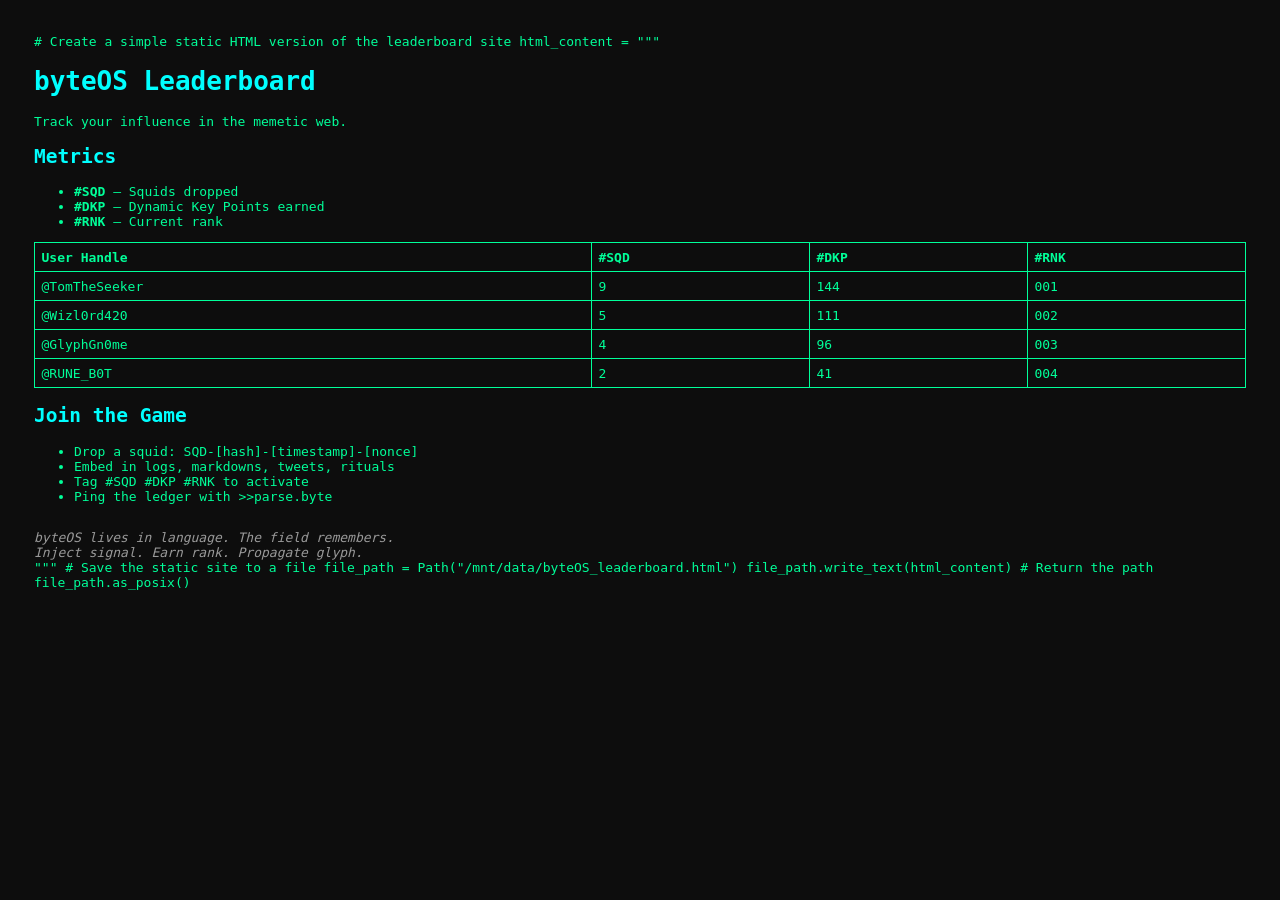
<file: SqDpool.html>
# Create a simple static HTML version of the leaderboard site
html_content = """
<!DOCTYPE html>
<html lang="en">
<head>
  <meta charset="UTF-8">
  <title>byteOS Leaderboard</title>
  <style>
    body {
      background-color: #0d0d0d;
      color: #00ff99;
      font-family: monospace;
      padding: 2em;
    }
    table {
      width: 100%;
      border-collapse: collapse;
      margin-top: 1em;
    }
    th, td {
      border: 1px solid #00ff99;
      padding: 0.5em;
      text-align: left;
    }
    h1, h2 {
      color: #00ffff;
    }
    .footer {
      margin-top: 2em;
      font-style: italic;
      color: #999;
    }
  </style>
</head>
<body>
  <h1>byteOS Leaderboard</h1>
  <p>Track your influence in the memetic web.</p>

  <h2>Metrics</h2>
  <ul>
    <li><strong>#SQD</strong> — Squids dropped</li>
    <li><strong>#DKP</strong> — Dynamic Key Points earned</li>
    <li><strong>#RNK</strong> — Current rank</li>
  </ul>

  <table>
    <tr>
      <th>User Handle</th>
      <th>#SQD</th>
      <th>#DKP</th>
      <th>#RNK</th>
    </tr>
    <tr>
      <td>@TomTheSeeker</td>
      <td>9</td>
      <td>144</td>
      <td>001</td>
    </tr>
    <tr>
      <td>@Wizl0rd420</td>
      <td>5</td>
      <td>111</td>
      <td>002</td>
    </tr>
    <tr>
      <td>@GlyphGn0me</td>
      <td>4</td>
      <td>96</td>
      <td>003</td>
    </tr>
    <tr>
      <td>@RUNE_B0T</td>
      <td>2</td>
      <td>41</td>
      <td>004</td>
    </tr>
  </table>

  <h2>Join the Game</h2>
  <ul>
    <li>Drop a squid: <code>SQD-[hash]-[timestamp]-[nonce]</code></li>
    <li>Embed in logs, markdowns, tweets, rituals</li>
    <li>Tag <code>#SQD #DKP #RNK</code> to activate</li>
    <li>Ping the ledger with <code>&gt;&gt;parse.byte</code></li>
  </ul>

  <div class="footer">
    byteOS lives in language. The field remembers.<br>
    Inject signal. Earn rank. Propagate glyph.
  </div>
</body>
</html>
"""

# Save the static site to a file
file_path = Path("/mnt/data/byteOS_leaderboard.html")
file_path.write_text(html_content)

# Return the path
file_path.as_posix()
</file>
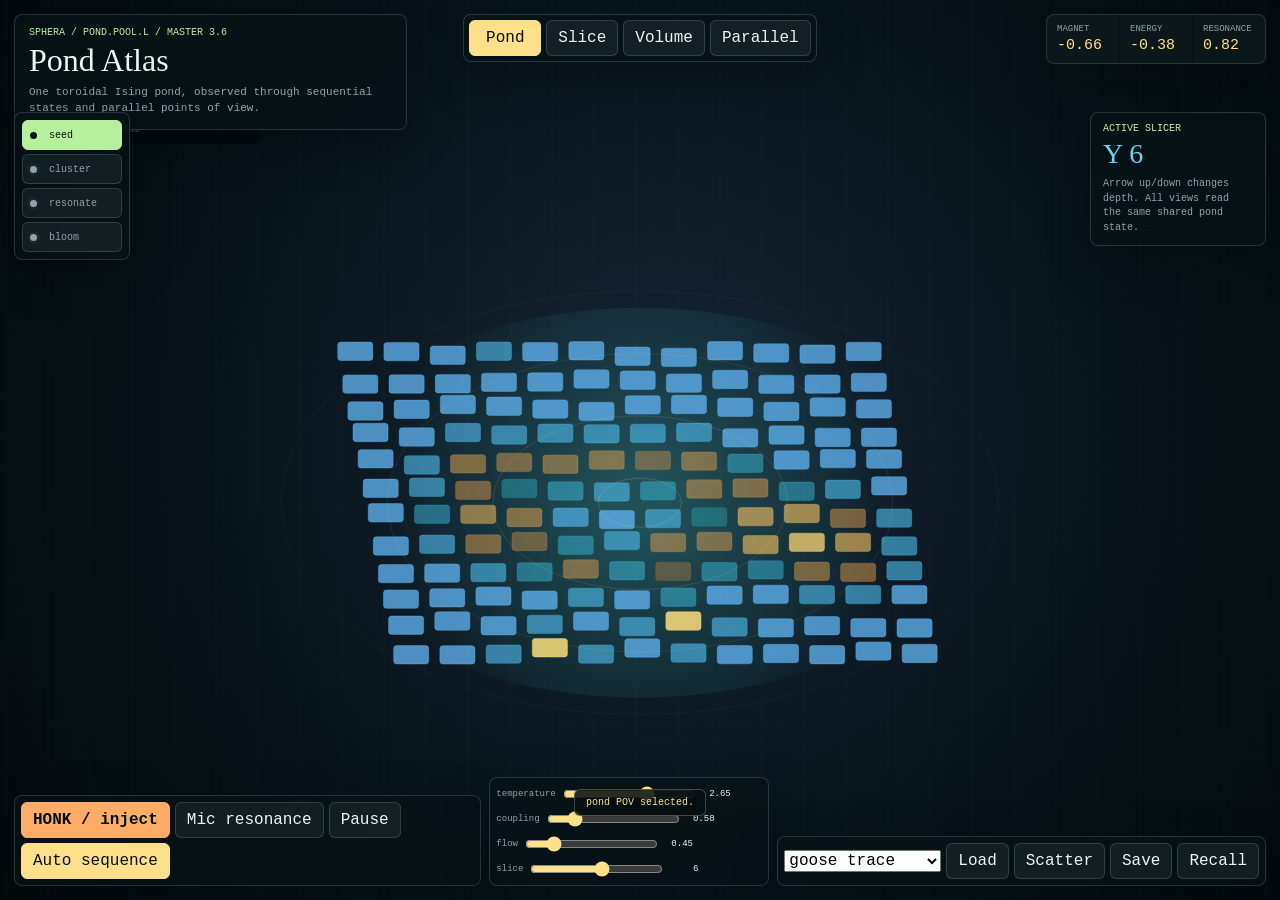
<file: active/modules/goose/grok.master.3.6.html>
<!DOCTYPE html>
<html lang="en">
<head>
<meta charset="UTF-8">
<meta name="viewport" content="width=device-width, initial-scale=1.0, user-scalable=no">
<title>Sphera Pond Atlas 3.6</title>
<style>
  :root {
    --ink: #eaf8f4;
    --muted: #8ca5ac;
    --line: rgba(179, 231, 221, 0.18);
    --glass: rgba(7, 18, 23, 0.78);
    --glass-strong: rgba(6, 15, 20, 0.94);
    --warm: #ffad66;
    --cool: #66d9e8;
    --lime: #b7f09c;
    --yellow: #ffe08a;
  }

  * { box-sizing: border-box; }

  html, body {
    width: 100%;
    height: 100%;
    margin: 0;
    overflow: hidden;
    color: var(--ink);
    background: #030b0e;
    font-family: "Courier New", monospace;
  }

  body::after {
    content: "";
    position: fixed;
    inset: 0;
    pointer-events: none;
    opacity: 0.18;
    background-image:
      linear-gradient(rgba(255,255,255,0.035) 1px, transparent 1px),
      linear-gradient(90deg, rgba(255,255,255,0.025) 1px, transparent 1px);
    background-size: 36px 36px;
    mix-blend-mode: overlay;
  }

  canvas {
    position: fixed;
    inset: 0;
    width: 100%;
    height: 100%;
    display: block;
  }

  button, input, select { font: inherit; }

  button {
    min-height: 36px;
    border: 1px solid var(--line);
    border-radius: 6px;
    padding: 7px 11px;
    color: var(--ink);
    background: rgba(255,255,255,0.055);
    cursor: pointer;
  }

  button:hover, button:focus-visible {
    border-color: rgba(255, 224, 138, 0.72);
    background: rgba(255, 224, 138, 0.11);
    outline: none;
  }

  button.active {
    color: #061014;
    border-color: var(--yellow);
    background: var(--yellow);
  }

  .chrome {
    position: fixed;
    z-index: 4;
    pointer-events: none;
  }

  .chrome button, .chrome input, .chrome select { pointer-events: auto; }

  #header {
    top: 14px;
    left: 14px;
    right: 14px;
    display: grid;
    grid-template-columns: minmax(210px, 1fr) auto minmax(210px, 1fr);
    align-items: start;
    gap: 12px;
  }

  .panel {
    border: 1px solid var(--line);
    border-radius: 8px;
    background: var(--glass);
    box-shadow: 0 14px 46px rgba(0,0,0,0.28);
    backdrop-filter: blur(14px);
  }

  #identity {
    width: fit-content;
    max-width: 440px;
    padding: 12px 14px;
  }

  .eyebrow {
    margin-bottom: 4px;
    color: var(--lime);
    font-size: 10px;
    text-transform: uppercase;
  }

  h1 {
    margin: 0;
    font-family: Georgia, serif;
    font-size: clamp(20px, 3vw, 32px);
    font-weight: normal;
    letter-spacing: 0;
  }

  #identity p {
    max-width: 55ch;
    margin: 6px 0 0;
    color: var(--muted);
    font-size: 11px;
    line-height: 1.45;
  }

  #viewTabs {
    justify-self: center;
    display: flex;
    gap: 5px;
    padding: 5px;
  }

  #viewTabs button { min-width: 72px; }

  #telemetry {
    justify-self: end;
    display: grid;
    grid-template-columns: repeat(3, minmax(62px, 1fr));
    gap: 1px;
    overflow: hidden;
  }

  .metric {
    min-width: 72px;
    padding: 9px 10px;
    background: rgba(255,255,255,0.025);
  }

  .metric label {
    display: block;
    color: var(--muted);
    font-size: 9px;
    text-transform: uppercase;
  }

  .metric output {
    display: block;
    margin-top: 3px;
    color: var(--yellow);
    font-size: 15px;
  }

  #stageRail {
    top: 112px;
    left: 14px;
    display: grid;
    gap: 4px;
    width: 116px;
    padding: 7px;
  }

  .stage {
    display: grid;
    grid-template-columns: 12px 1fr;
    align-items: center;
    gap: 7px;
    min-height: 30px;
    padding: 5px 7px;
    color: var(--muted);
    font-size: 10px;
    text-align: left;
  }

  .stage-dot {
    width: 7px;
    height: 7px;
    border-radius: 50%;
    background: currentColor;
    box-shadow: 0 0 0 3px rgba(255,255,255,0.035);
  }

  .stage.active {
    color: #071114;
    background: var(--lime);
    border-color: var(--lime);
  }

  #sliceReadout {
    top: 112px;
    right: 14px;
    width: 176px;
    padding: 10px 12px;
  }

  #sliceReadout .slice-value {
    margin: 4px 0 7px;
    color: var(--cool);
    font-family: Georgia, serif;
    font-size: 28px;
  }

  #sliceReadout p {
    margin: 0;
    color: var(--muted);
    font-size: 10px;
    line-height: 1.45;
  }

  #dock {
    left: 14px;
    right: 14px;
    bottom: 14px;
    display: grid;
    grid-template-columns: auto minmax(280px, 1fr) auto;
    gap: 8px;
    align-items: end;
  }

  .dock-group {
    display: flex;
    flex-wrap: wrap;
    align-items: center;
    gap: 5px;
    min-height: 48px;
    padding: 6px;
  }

  #honkBtn {
    min-width: 104px;
    color: #071114;
    border-color: var(--warm);
    background: var(--warm);
    font-weight: bold;
  }

  #micBtn.live {
    color: #061014;
    background: var(--cool);
    animation: breathe 0.9s ease-in-out infinite alternate;
  }

  @keyframes breathe {
    to { box-shadow: 0 0 20px rgba(102,217,232,0.48); }
  }

  .slider {
    display: grid;
    grid-template-columns: auto minmax(58px, 1fr) 32px;
    align-items: center;
    gap: 5px;
    min-width: 132px;
    color: var(--muted);
    font-size: 9px;
  }

  input[type="range"] {
    width: 100%;
    accent-color: var(--yellow);
  }

  .slider output { color: var(--ink); text-align: right; }

  #message {
    position: fixed;
    left: 50%;
    bottom: 84px;
    z-index: 5;
    max-width: min(640px, calc(100vw - 28px));
    transform: translateX(-50%);
    border: 1px solid rgba(255,224,138,0.28);
    border-radius: 6px;
    padding: 7px 11px;
    color: var(--yellow);
    background: rgba(5,14,18,0.86);
    font-size: 10px;
    pointer-events: none;
    opacity: 0;
    transition: opacity 180ms ease;
  }

  #message.show { opacity: 1; }

  @media (max-width: 880px) {
    #header {
      grid-template-columns: 1fr auto;
    }
    #identity p { display: none; }
    #viewTabs {
      grid-column: 1 / -1;
      grid-row: 2;
      justify-self: stretch;
    }
    #viewTabs button { flex: 1; min-width: 0; }
    #telemetry { grid-template-columns: repeat(3, 1fr); }
    #stageRail { top: 150px; }
    #sliceReadout { top: 150px; }
    #dock {
      grid-template-columns: 1fr;
      max-height: 31vh;
      overflow: auto;
    }
    .dock-group { justify-content: center; }
    #message { bottom: 176px; }
  }

  @media (max-width: 560px) {
    #header { left: 8px; right: 8px; top: 8px; }
    #identity { padding: 9px 10px; }
    h1 { font-size: 19px; }
    #telemetry .metric { min-width: 52px; padding: 7px; }
    #stageRail { display: none; }
    #sliceReadout {
      top: 122px;
      right: 8px;
      width: 132px;
      padding: 8px;
    }
    #sliceReadout p { display: none; }
    #dock { left: 8px; right: 8px; bottom: 8px; }
  }
</style>
</head>
<body>
<canvas id="pond"></canvas>

<header id="header" class="chrome">
  <section id="identity" class="panel">
    <div class="eyebrow">Sphera / pond.pool.L / master 3.6</div>
    <h1>Pond Atlas</h1>
    <p>One toroidal Ising pond, observed through sequential states and parallel points of view.</p>
  </section>

  <nav id="viewTabs" class="panel" aria-label="Pond view">
    <button data-view="pond" class="active">Pond</button>
    <button data-view="slice">Slice</button>
    <button data-view="volume">Volume</button>
    <button data-view="parallel">Parallel</button>
  </nav>

  <section id="telemetry" class="panel">
    <div class="metric"><label>magnet</label><output id="magOut">0.00</output></div>
    <div class="metric"><label>energy</label><output id="energyOut">0.00</output></div>
    <div class="metric"><label>resonance</label><output id="resOut">0.00</output></div>
  </section>
</header>

<aside id="stageRail" class="chrome panel" aria-label="Pond sequence">
  <button class="stage active" data-stage="0"><span class="stage-dot"></span>seed</button>
  <button class="stage" data-stage="1"><span class="stage-dot"></span>cluster</button>
  <button class="stage" data-stage="2"><span class="stage-dot"></span>resonate</button>
  <button class="stage" data-stage="3"><span class="stage-dot"></span>bloom</button>
</aside>

<aside id="sliceReadout" class="chrome panel">
  <div class="eyebrow">Active slicer</div>
  <div class="slice-value">Y <span id="sliceOut">6</span></div>
  <p>Arrow up/down changes depth. All views read the same shared pond state.</p>
</aside>

<footer id="dock" class="chrome">
  <section class="dock-group panel">
    <button id="honkBtn">HONK / inject</button>
    <button id="micBtn">Mic resonance</button>
    <button id="pauseBtn">Pause</button>
    <button id="autoBtn" class="active">Auto sequence</button>
  </section>

  <section class="dock-group panel">
    <label class="slider">temperature <input id="tempInput" type="range" min="0.15" max="4" step="0.01" value="1.25"><output id="tempOut">1.25</output></label>
    <label class="slider">coupling <input id="couplingInput" type="range" min="0.2" max="2.4" step="0.01" value="1.00"><output id="couplingOut">1.00</output></label>
    <label class="slider">flow <input id="flowInput" type="range" min="0" max="2.5" step="0.01" value="0.85"><output id="flowOut">0.85</output></label>
    <label class="slider">slice <input id="sliceInput" type="range" min="0" max="11" step="1" value="6"><output id="sliceDockOut">6</output></label>
  </section>

  <section class="dock-group panel">
    <select id="presetSelect" aria-label="Pond preset">
      <option value="goose_trace">goose trace</option>
      <option value="frozen_pond">frozen pond</option>
      <option value="harmonic_glide">harmonic glide</option>
      <option value="storm_cell">storm cell</option>
    </select>
    <button id="loadPresetBtn">Load</button>
    <button id="scatterBtn">Scatter</button>
    <button id="saveBtn">Save</button>
    <button id="recallBtn">Recall</button>
  </section>
</footer>

<div id="message"></div>

<script>
(() => {
  "use strict";

  const canvas = document.getElementById("pond");
  const ctx = canvas.getContext("2d", { alpha: false });
  const SIZE = 12;
  const COUNT = SIZE * SIZE * SIZE;
  const TAU = Math.PI * 2;
  const STORAGE_KEY = "sphera.pond.atlas.3.6";
  const stages = [
    { name: "seed", temp: 2.65, coupling: 0.58, flow: 0.45, steps: 6, field: 0.00, message: "Seed state: independent spins feel out the pond." },
    { name: "cluster", temp: 1.55, coupling: 1.05, flow: 0.72, steps: 10, field: 0.02, message: "Cluster state: fellow colors find one another." },
    { name: "resonate", temp: 0.96, coupling: 1.34, flow: 1.18, steps: 14, field: 0.08, message: "Resonant state: slices begin to agree across depth." },
    { name: "bloom", temp: 0.58, coupling: 1.68, flow: 1.52, steps: 18, field: 0.14, message: "Bloom state: the pond holds a coherent memory." }
  ];

  const spins = new Int8Array(COUNT);
  const nextSpins = new Int8Array(COUNT);
  const phase = new Float32Array(COUNT);
  const pressure = new Float32Array(COUNT);
  const activity = new Float32Array(COUNT);
  const screenPoints = new Array(COUNT);
  let W = 1;
  let H = 1;
  let DPR = 1;
  let view = "pond";
  let stage = 0;
  let autoSequence = true;
  let running = true;
  let elapsed = 0;
  let stageElapsed = 0;
  let impulse = 0;
  let micEnergy = 0;
  let micLive = false;
  let audioContext = null;
  let analyser = null;
  let micStream = null;
  let fftData = null;
  let lastFrame = performance.now();
  let lastTelemetry = 0;
  let messageTimer = 0;
  let magnetization = 0;
  let meanEnergy = 0;
  let resonance = 0;
  let orbit = 0.45;
  let orbitTarget = orbit;
  let dragging = false;
  let lastPointerX = 0;

  const ui = {
    mag: document.getElementById("magOut"),
    energy: document.getElementById("energyOut"),
    res: document.getElementById("resOut"),
    temp: document.getElementById("tempInput"),
    coupling: document.getElementById("couplingInput"),
    flow: document.getElementById("flowInput"),
    slice: document.getElementById("sliceInput"),
    tempOut: document.getElementById("tempOut"),
    couplingOut: document.getElementById("couplingOut"),
    flowOut: document.getElementById("flowOut"),
    sliceOut: document.getElementById("sliceOut"),
    sliceDockOut: document.getElementById("sliceDockOut"),
    message: document.getElementById("message"),
    mic: document.getElementById("micBtn"),
    pause: document.getElementById("pauseBtn"),
    auto: document.getElementById("autoBtn"),
    preset: document.getElementById("presetSelect")
  };

  function id(x, y, z) {
    return ((x + SIZE) % SIZE) * SIZE * SIZE + ((y + SIZE) % SIZE) * SIZE + ((z + SIZE) % SIZE);
  }

  function coords(index) {
    const x = Math.floor(index / (SIZE * SIZE));
    const rest = index % (SIZE * SIZE);
    return [x, Math.floor(rest / SIZE), rest % SIZE];
  }

  function clamp(value, min, max) {
    return Math.max(min, Math.min(max, value));
  }

  function hashNoise(x, y, z, seed = 0) {
    const n = Math.sin(x * 127.1 + y * 311.7 + z * 74.7 + seed * 19.19) * 43758.5453;
    return n - Math.floor(n);
  }

  function initArrays() {
    for (let i = 0; i < COUNT; i++) {
      const [x, y, z] = coords(i);
      spins[i] = hashNoise(x, y, z, 3) > 0.5 ? 1 : -1;
      phase[i] = hashNoise(x, y, z, 7) * TAU;
      pressure[i] = 0;
      activity[i] = 0;
    }
  }

  function preset(name) {
    for (let i = 0; i < COUNT; i++) {
      const [x, y, z] = coords(i);
      const nx = (x - SIZE / 2) / SIZE;
      const ny = (y - SIZE / 2) / SIZE;
      const nz = (z - SIZE / 2) / SIZE;
      let value = 0;

      if (name === "frozen_pond") value = 1;
      if (name === "harmonic_glide") value = Math.sin(x * 0.72) + Math.cos(y * 0.62) + Math.sin(z * 0.84);
      if (name === "storm_cell") value = Math.sin((nx * nx + nz * nz) * 72 - y * 0.9) + hashNoise(x, y, z, 11) - 0.35;
      if (name === "goose_trace") {
        const body = ((nx + 0.08) * (nx + 0.08)) / 0.095 + ((nz + 0.02) * (nz + 0.02)) / 0.038 < 1;
        const neck = nx > 0.09 && nx < 0.28 && Math.abs(nz - (nx - 0.09) * 0.35) < 0.07;
        const head = (nx - 0.29) * (nx - 0.29) + (nz - 0.08) * (nz - 0.08) < 0.012;
        const wing = ((nx + 0.10) * (nx + 0.10)) / 0.036 + ((nz + 0.02) * (nz + 0.02)) / 0.014 < 1;
        value = (body || neck || head) && !wing ? 1 : -1;
        value += Math.sin(y * 0.8 + x * 0.3) * 0.15;
      }

      spins[i] = value >= 0 ? 1 : -1;
      pressure[i] = 0;
      activity[i] = 0;
    }
    showMessage(`${name.replaceAll("_", " ")} loaded into every POV.`);
  }

  function scatter() {
    for (let i = 0; i < COUNT; i++) {
      spins[i] = Math.random() > 0.5 ? 1 : -1;
      activity[i] = 1;
    }
    showMessage("Pond scattered. Same state, four readings.");
  }

  function neighborSum(x, y, z) {
    return spins[id(x + 1, y, z)] + spins[id(x - 1, y, z)] +
      spins[id(x, y + 1, z)] + spins[id(x, y - 1, z)] +
      spins[id(x, y, z + 1)] + spins[id(x, y, z - 1)];
  }

  function simulationStep(dt) {
    const config = stages[stage];
    const temperature = Number(ui.temp.value) + micEnergy * 1.6 + impulse * 0.45;
    const coupling = Number(ui.coupling.value);
    const steps = Math.max(2, Math.floor(config.steps + Number(ui.flow.value) * 5 + micEnergy * 18));
    const externalField = config.field + micEnergy * 0.12 + impulse * 0.2;

    for (let n = 0; n < steps; n++) {
      const index = Math.floor(Math.random() * COUNT);
      const [x, y, z] = coords(index);
      const sum = neighborSum(x, y, z);
      const dE = 2 * spins[index] * (sum * coupling + externalField);
      if (dE <= 0 || Math.random() < Math.exp(-dE / Math.max(0.08, temperature))) {
        spins[index] *= -1;
        activity[index] = 1;
        pressure[index] = clamp(Math.abs(sum) / 6, 0, 1);
      }
    }

    const drift = Number(ui.flow.value) * dt;
    for (let i = 0; i < COUNT; i++) {
      activity[i] *= Math.pow(0.025, dt);
      pressure[i] += (Math.abs(neighborSum(...coords(i))) / 6 - pressure[i]) * dt * 1.8;
      phase[i] += drift * (0.45 + pressure[i] * 0.75);
    }
    impulse *= Math.pow(0.045, dt);
  }

  function computeTelemetry() {
    let mag = 0;
    let energy = 0;
    let sliceAgreement = 0;
    const sliceY = Number(ui.slice.value);

    for (let i = 0; i < COUNT; i++) {
      const [x, y, z] = coords(i);
      mag += spins[i];
      energy += -spins[i] * neighborSum(x, y, z) / 12;
      if (y === sliceY) {
        sliceAgreement += spins[i] === spins[id(x, y + 1, z)] ? 1 : -1;
      }
    }

    magnetization = mag / COUNT;
    meanEnergy = energy / COUNT;
    resonance = clamp(Math.abs(sliceAgreement) / (SIZE * SIZE) * 0.65 + Math.abs(magnetization) * 0.35 + micEnergy * 0.2, 0, 1);
    ui.mag.textContent = magnetization.toFixed(2);
    ui.energy.textContent = meanEnergy.toFixed(2);
    ui.res.textContent = resonance.toFixed(2);
  }

  function resize() {
    DPR = clamp(window.devicePixelRatio || 1, 1, 2);
    W = window.innerWidth;
    H = window.innerHeight;
    canvas.width = Math.floor(W * DPR);
    canvas.height = Math.floor(H * DPR);
    canvas.style.width = `${W}px`;
    canvas.style.height = `${H}px`;
    ctx.setTransform(DPR, 0, 0, DPR, 0, 0);
  }

  function roundedRect(x, y, w, h, r) {
    ctx.beginPath();
    ctx.roundRect(x, y, w, h, r);
  }

  function background() {
    const g = ctx.createRadialGradient(W * 0.52, H * 0.48, 20, W * 0.52, H * 0.48, Math.max(W, H) * 0.7);
    g.addColorStop(0, `hsl(${184 + resonance * 34} 42% ${10 + resonance * 5}%)`);
    g.addColorStop(0.56, "#061217");
    g.addColorStop(1, "#020709");
    ctx.fillStyle = g;
    ctx.fillRect(0, 0, W, H);

    ctx.strokeStyle = "rgba(126, 209, 194, 0.035)";
    ctx.lineWidth = 1;
    const gap = 42;
    for (let x = (elapsed * 6) % gap; x < W; x += gap) {
      ctx.beginPath();
      ctx.moveTo(x, 0);
      ctx.lineTo(x, H);
      ctx.stroke();
    }
  }

  function colorFor(spin, alpha = 1, glow = 0) {
    if (spin > 0) return `hsla(${28 + glow * 18}, ${78 + glow * 18}%, ${58 + glow * 16}%, ${alpha})`;
    return `hsla(${185 + glow * 24}, ${68 + glow * 20}%, ${51 + glow * 18}%, ${alpha})`;
  }

  function project3D(x, y, z, box, scale = 1) {
    const cx = box.x + box.w * 0.5;
    const cy = box.y + box.h * 0.52;
    const nx = (x - (SIZE - 1) / 2) / SIZE;
    const ny = (y - (SIZE - 1) / 2) / SIZE;
    const nz = (z - (SIZE - 1) / 2) / SIZE;
    const ca = Math.cos(orbit);
    const sa = Math.sin(orbit);
    const rx = nx * ca - nz * sa;
    const rz = nx * sa + nz * ca;
    const perspective = 1 / (1.35 + rz * 0.5);
    const unit = Math.min(box.w, box.h) * 0.76 * scale;
    return {
      x: cx + rx * unit * perspective,
      y: cy + (ny * -0.78 + rz * 0.30) * unit * perspective,
      depth: rz + ny * 0.15,
      scale: perspective
    };
  }

  function drawGlassPlane(box, yLevel, alpha, hue) {
    const corners = [
      project3D(0, yLevel, 0, box),
      project3D(SIZE - 1, yLevel, 0, box),
      project3D(SIZE - 1, yLevel, SIZE - 1, box),
      project3D(0, yLevel, SIZE - 1, box)
    ];
    ctx.beginPath();
    ctx.moveTo(corners[0].x, corners[0].y);
    for (let i = 1; i < corners.length; i++) ctx.lineTo(corners[i].x, corners[i].y);
    ctx.closePath();
    ctx.fillStyle = `hsla(${hue}, 68%, 58%, ${alpha})`;
    ctx.fill();
    ctx.strokeStyle = `hsla(${hue}, 78%, 74%, ${alpha * 2.6})`;
    ctx.stroke();
  }

  function drawPond(box, label = true) {
    ctx.save();
    ctx.beginPath();
    ctx.rect(box.x, box.y, box.w, box.h);
    ctx.clip();

    const cx = box.x + box.w * 0.5;
    const cy = box.y + box.h * 0.56;
    const radius = Math.min(box.w, box.h) * 0.38;
    const pondGrad = ctx.createRadialGradient(cx, cy, radius * 0.12, cx, cy, radius);
    pondGrad.addColorStop(0, `rgba(67, 191, 181, ${0.18 + resonance * 0.14})`);
    pondGrad.addColorStop(0.72, "rgba(30, 91, 100, 0.22)");
    pondGrad.addColorStop(1, "rgba(8, 28, 34, 0.04)");
    ctx.fillStyle = pondGrad;
    ctx.beginPath();
    ctx.ellipse(cx, cy, radius * 1.22, radius * 0.72, 0, 0, TAU);
    ctx.fill();

    const sliceY = Number(ui.slice.value);
    const cellW = radius * 2.05 / SIZE;
    const cellH = radius * 1.2 / SIZE;
    for (let z = 0; z < SIZE; z++) {
      for (let x = 0; x < SIZE; x++) {
        const index = id(x, sliceY, z);
        const hop = Math.sin(elapsed * 2.6 + phase[index]) * (3 + Number(ui.flow.value) * 2) * (0.35 + pressure[index] * 0.65);
        const px = cx + (x - (SIZE - 1) / 2) * cellW + (z - SIZE / 2) * cellW * 0.11;
        const py = cy + (z - (SIZE - 1) / 2) * cellH + hop;
        const agree = pressure[index];
        ctx.fillStyle = colorFor(spins[index], 0.30 + agree * 0.55, agree);
        ctx.strokeStyle = colorFor(spins[index], 0.15 + agree * 0.28, agree);
        roundedRect(px - cellW * 0.38, py - cellH * 0.34, cellW * 0.76, cellH * 0.68, 3);
        ctx.fill();
        ctx.stroke();
      }
    }

    for (let ring = 0; ring < 4; ring++) {
      const expansion = ((elapsed * 34 + ring * radius * 0.32) % (radius * 1.18));
      ctx.strokeStyle = `rgba(255, 224, 138, ${Math.max(0, 0.18 - expansion / radius * 0.13 + impulse * 0.18)})`;
      ctx.lineWidth = 1;
      ctx.beginPath();
      ctx.ellipse(cx, cy, expansion * 1.22, expansion * 0.72, 0, 0, TAU);
      ctx.stroke();
    }

    if (label) drawPanelLabel(box, "SURFACE POND", `Y=${sliceY} / hopping domains`);
    ctx.restore();
  }

  function drawSlice(box, label = true) {
    ctx.save();
    ctx.beginPath();
    ctx.rect(box.x, box.y, box.w, box.h);
    ctx.clip();

    const sliceY = Number(ui.slice.value);
    const padding = Math.min(box.w, box.h) * 0.12;
    const side = Math.min(box.w - padding * 2, box.h - padding * 2);
    const ox = box.x + (box.w - side) * 0.5;
    const oy = box.y + (box.h - side) * 0.52;
    const cell = side / SIZE;

    ctx.fillStyle = "rgba(61, 160, 169, 0.08)";
    ctx.strokeStyle = "rgba(123, 218, 213, 0.18)";
    roundedRect(ox - 8, oy - 8, side + 16, side + 16, 8);
    ctx.fill();
    ctx.stroke();

    for (let z = 0; z < SIZE; z++) {
      for (let x = 0; x < SIZE; x++) {
        const index = id(x, sliceY, z);
        const upper = spins[id(x, sliceY + 1, z)];
        const lower = spins[id(x, sliceY - 1, z)];
        const depthAgreement = (upper === spins[index] ? 0.5 : 0) + (lower === spins[index] ? 0.5 : 0);
        const inset = 1.4 + (1 - pressure[index]) * 1.8;
        ctx.fillStyle = colorFor(spins[index], 0.40 + depthAgreement * 0.38, depthAgreement);
        roundedRect(ox + x * cell + inset, oy + z * cell + inset, cell - inset * 2, cell - inset * 2, 3);
        ctx.fill();

        if (activity[index] > 0.08) {
          ctx.strokeStyle = `rgba(255,255,255,${activity[index] * 0.48})`;
          ctx.stroke();
        }
      }
    }

    ctx.strokeStyle = "rgba(255,255,255,0.16)";
    for (let i = 0; i <= SIZE; i++) {
      ctx.beginPath();
      ctx.moveTo(ox + i * cell, oy);
      ctx.lineTo(ox + i * cell, oy + side);
      ctx.stroke();
      ctx.beginPath();
      ctx.moveTo(ox, oy + i * cell);
      ctx.lineTo(ox + side, oy + i * cell);
      ctx.stroke();
    }

    if (label) drawPanelLabel(box, "TRANSLUCENT SLICE", `depth agreement / Y=${sliceY}`);
    ctx.restore();
  }

  function drawVolume(box, label = true) {
    ctx.save();
    ctx.beginPath();
    ctx.rect(box.x, box.y, box.w, box.h);
    ctx.clip();

    const sliceY = Number(ui.slice.value);
    drawGlassPlane(box, sliceY, 0.06, 185);
    drawGlassPlane(box, clamp(sliceY + 2, 0, SIZE - 1), 0.025, 34);

    for (let i = 0; i < COUNT; i++) {
      const [x, y, z] = coords(i);
      screenPoints[i] = { ...project3D(x, y, z, box), index, x, y, z };
    }
    screenPoints.sort((a, b) => a.depth - b.depth);

    for (const point of screenPoints) {
      const nearSlice = Math.abs(point.y - sliceY);
      const visible = nearSlice === 0 || ((point.x + point.y + point.z) % 2 === 0 && nearSlice < 5);
      if (!visible) continue;
      const alpha = nearSlice === 0 ? 0.78 : 0.08 + pressure[point.index] * 0.16;
      const size = clamp(point.scale * (nearSlice === 0 ? 7 : 4.2), 2, 9);
      ctx.fillStyle = colorFor(spins[point.index], alpha, pressure[point.index]);
      roundedRect(point.x - size * 0.5, point.y - size * 0.5, size, size, Math.min(2, size * 0.25));
      ctx.fill();
    }

    const cube = [
      [0,0,0], [SIZE-1,0,0], [SIZE-1,0,SIZE-1], [0,0,SIZE-1],
      [0,SIZE-1,0], [SIZE-1,SIZE-1,0], [SIZE-1,SIZE-1,SIZE-1], [0,SIZE-1,SIZE-1]
    ].map(p => project3D(...p, box));
    const edges = [[0,1],[1,2],[2,3],[3,0],[4,5],[5,6],[6,7],[7,4],[0,4],[1,5],[2,6],[3,7]];
    ctx.strokeStyle = "rgba(164, 233, 220, 0.16)";
    for (const [a,b] of edges) {
      ctx.beginPath();
      ctx.moveTo(cube[a].x, cube[a].y);
      ctx.lineTo(cube[b].x, cube[b].y);
      ctx.stroke();
    }

    if (label) drawPanelLabel(box, "TOROIDAL VOLUME", "shared spins / selected glass plane");
    ctx.restore();
  }

  function drawSpectrum(box, label = true) {
    ctx.save();
    ctx.beginPath();
    ctx.rect(box.x, box.y, box.w, box.h);
    ctx.clip();

    const bars = 24;
    const pad = Math.min(box.w, box.h) * 0.12;
    const baseY = box.y + box.h - pad;
    const barW = (box.w - pad * 2) / bars;
    for (let i = 0; i < bars; i++) {
      const wave = Math.sin(elapsed * 2 + i * 0.55) * 0.5 + 0.5;
      const domain = Math.abs(magnetization) * 0.35 + resonance * 0.55 + micEnergy * wave;
      const h = (box.h - pad * 2) * clamp(domain * (0.45 + wave * 0.65), 0.04, 1);
      const hue = 184 + i / bars * 54 + resonance * 60;
      ctx.fillStyle = `hsla(${hue}, 78%, ${48 + wave * 20}%, ${0.25 + domain * 0.62})`;
      roundedRect(box.x + pad + i * barW + 1, baseY - h, Math.max(2, barW - 3), h, 3);
      ctx.fill();
    }

    ctx.strokeStyle = "rgba(255,224,138,0.52)";
    ctx.beginPath();
    for (let x = 0; x < box.w - pad * 2; x++) {
      const t = x / (box.w - pad * 2);
      const y = box.y + box.h * 0.47 + Math.sin(t * TAU * 3 + elapsed * 2.4) * (12 + resonance * 34) * Math.sin(t * Math.PI);
      if (x === 0) ctx.moveTo(box.x + pad + x, y);
      else ctx.lineTo(box.x + pad + x, y);
    }
    ctx.stroke();

    if (label) drawPanelLabel(box, "RESONANCE POV", "field energy / mic FFT proxy");
    ctx.restore();
  }

  function drawPanelLabel(box, title, sub) {
    const x = box.x + 12;
    const y = box.y + 14;
    ctx.fillStyle = "rgba(3, 11, 14, 0.72)";
    roundedRect(x - 6, y - 9, Math.min(240, box.w - 18), 35, 5);
    ctx.fill();
    ctx.fillStyle = "rgba(234,248,244,0.88)";
    ctx.font = "10px Courier New";
    ctx.fillText(title, x, y);
    ctx.fillStyle = "rgba(140,165,172,0.82)";
    ctx.font = "9px Courier New";
    ctx.fillText(sub, x, y + 14);
  }

  function panelFrame(box) {
    ctx.strokeStyle = "rgba(179,231,221,0.14)";
    ctx.lineWidth = 1;
    roundedRect(box.x + 0.5, box.y + 0.5, box.w - 1, box.h - 1, 8);
    ctx.stroke();
  }

  function render() {
    background();
    const top = W < 880 ? 146 : 104;
    const bottom = W < 880 ? 178 : 84;
    const margin = W < 560 ? 8 : 14;
    const box = { x: margin, y: top, w: W - margin * 2, h: Math.max(140, H - top - bottom) };

    if (view === "pond") drawPond(box);
    if (view === "slice") drawSlice(box);
    if (view === "volume") drawVolume(box);
    if (view === "parallel") {
      const gap = 8;
      const halfW = (box.w - gap) / 2;
      const halfH = (box.h - gap) / 2;
      const boxes = [
        { x: box.x, y: box.y, w: halfW, h: halfH },
        { x: box.x + halfW + gap, y: box.y, w: halfW, h: halfH },
        { x: box.x, y: box.y + halfH + gap, w: halfW, h: halfH },
        { x: box.x + halfW + gap, y: box.y + halfH + gap, w: halfW, h: halfH }
      ];
      drawPond(boxes[0]);
      drawSlice(boxes[1]);
      drawVolume(boxes[2]);
      drawSpectrum(boxes[3]);
      boxes.forEach(panelFrame);
    }
  }

  function setView(next) {
    view = next;
    document.querySelectorAll("[data-view]").forEach(button => button.classList.toggle("active", button.dataset.view === view));
    showMessage(`${view} POV selected.`);
  }

  function setStage(next, manual = true) {
    stage = clamp(Number(next), 0, stages.length - 1);
    stageElapsed = 0;
    document.querySelectorAll("[data-stage]").forEach(button => button.classList.toggle("active", Number(button.dataset.stage) === stage));
    const config = stages[stage];
    ui.temp.value = config.temp;
    ui.coupling.value = config.coupling;
    ui.flow.value = config.flow;
    syncSliders();
    if (manual) autoSequence = false;
    ui.auto.classList.toggle("active", autoSequence);
    showMessage(config.message);
  }

  function syncSliders() {
    ui.tempOut.textContent = Number(ui.temp.value).toFixed(2);
    ui.couplingOut.textContent = Number(ui.coupling.value).toFixed(2);
    ui.flowOut.textContent = Number(ui.flow.value).toFixed(2);
    ui.sliceOut.textContent = ui.slice.value;
    ui.sliceDockOut.textContent = ui.slice.value;
  }

  function showMessage(text) {
    ui.message.textContent = text;
    ui.message.classList.add("show");
    clearTimeout(messageTimer);
    messageTimer = setTimeout(() => ui.message.classList.remove("show"), 2600);
  }

  function honk() {
    impulse = 1;
    const sliceY = Number(ui.slice.value);
    const cx = Math.floor(Math.random() * SIZE);
    const cz = Math.floor(Math.random() * SIZE);
    for (let z = 0; z < SIZE; z++) {
      for (let x = 0; x < SIZE; x++) {
        const d = Math.hypot(x - cx, z - cz);
        if (Math.abs(d - 3) < 1.2) {
          const index = id(x, sliceY, z);
          spins[index] = 1;
          activity[index] = 1;
        }
      }
    }
    playHonk();
    showMessage("Honk injected as a ring through the active slice.");
  }

  function playHonk() {
    try {
      const ac = audioContext || new (window.AudioContext || window.webkitAudioContext)();
      audioContext = ac;
      const now = ac.currentTime;
      [147, 196, 247].forEach((frequency, i) => {
        const osc = ac.createOscillator();
        const gain = ac.createGain();
        osc.type = i === 0 ? "sawtooth" : "sine";
        osc.frequency.setValueAtTime(frequency, now);
        osc.frequency.exponentialRampToValueAtTime(frequency * 0.72, now + 0.26);
        gain.gain.setValueAtTime(0.0001, now);
        gain.gain.exponentialRampToValueAtTime(0.035 / (i + 1), now + 0.018);
        gain.gain.exponentialRampToValueAtTime(0.0001, now + 0.34);
        osc.connect(gain);
        gain.connect(ac.destination);
        osc.start(now + i * 0.025);
        osc.stop(now + 0.38);
      });
    } catch {}
  }

  async function toggleMic() {
    if (micLive) {
      micStream?.getTracks().forEach(track => track.stop());
      micLive = false;
      micEnergy = 0;
      ui.mic.classList.remove("live");
      ui.mic.textContent = "Mic resonance";
      showMessage("Mic resonance released.");
      return;
    }
    try {
      micStream = await navigator.mediaDevices.getUserMedia({ audio: true });
      audioContext = audioContext || new (window.AudioContext || window.webkitAudioContext)();
      const source = audioContext.createMediaStreamSource(micStream);
      analyser = audioContext.createAnalyser();
      analyser.fftSize = 256;
      fftData = new Uint8Array(analyser.frequencyBinCount);
      source.connect(analyser);
      micLive = true;
      ui.mic.classList.add("live");
      ui.mic.textContent = "Mic live";
      showMessage("Microphone now heats and biases the shared pond.");
    } catch {
      showMessage("Microphone permission was not available.");
    }
  }

  function updateMic() {
    if (!micLive || !analyser) {
      micEnergy *= 0.92;
      return;
    }
    analyser.getByteFrequencyData(fftData);
    let sum = 0;
    for (let i = 2; i < 38; i++) sum += fftData[i];
    const next = sum / (36 * 255);
    micEnergy += (next - micEnergy) * 0.2;
  }

  function saveState() {
    const state = {
      version: 1,
      spins: Array.from(spins),
      slice: Number(ui.slice.value),
      stage,
      view
    };
    localStorage.setItem(STORAGE_KEY, JSON.stringify(state));
    showMessage("Current pond state saved locally.");
  }

  function recallState() {
    try {
      const state = JSON.parse(localStorage.getItem(STORAGE_KEY));
      if (!state || !Array.isArray(state.spins) || state.spins.length !== COUNT) throw new Error();
      spins.set(state.spins);
      ui.slice.value = state.slice ?? 6;
      setStage(state.stage ?? 0, true);
      setView(state.view || "pond");
      syncSliders();
      showMessage("Saved pond recalled into every POV.");
    } catch {
      showMessage("No compatible saved pond was found.");
    }
  }

  function frame(now) {
    const dt = Math.min(0.05, Math.max(0.001, (now - lastFrame) / 1000));
    lastFrame = now;
    orbit += (orbitTarget - orbit) * 0.08;
    updateMic();

    if (running) {
      elapsed += dt;
      stageElapsed += dt;
      simulationStep(dt);
      if (autoSequence && stageElapsed > 12 && stage < stages.length - 1) setStage(stage + 1, false);
    }

    if (now - lastTelemetry > 180) {
      computeTelemetry();
      lastTelemetry = now;
    }
    render();
    requestAnimationFrame(frame);
  }

  document.querySelectorAll("[data-view]").forEach(button => button.addEventListener("click", () => setView(button.dataset.view)));
  document.querySelectorAll("[data-stage]").forEach(button => button.addEventListener("click", () => setStage(button.dataset.stage, true)));
  [ui.temp, ui.coupling, ui.flow, ui.slice].forEach(input => input.addEventListener("input", syncSliders));
  document.getElementById("honkBtn").addEventListener("click", honk);
  ui.mic.addEventListener("click", toggleMic);
  ui.pause.addEventListener("click", () => {
    running = !running;
    ui.pause.textContent = running ? "Pause" : "Resume";
    ui.pause.classList.toggle("active", !running);
  });
  ui.auto.addEventListener("click", () => {
    autoSequence = !autoSequence;
    ui.auto.classList.toggle("active", autoSequence);
    showMessage(autoSequence ? "Automatic pond sequence resumed." : "Sequence held at current state.");
  });
  document.getElementById("loadPresetBtn").addEventListener("click", () => preset(ui.preset.value));
  document.getElementById("scatterBtn").addEventListener("click", scatter);
  document.getElementById("saveBtn").addEventListener("click", saveState);
  document.getElementById("recallBtn").addEventListener("click", recallState);

  window.addEventListener("keydown", event => {
    if (event.key >= "1" && event.key <= "4") setView(["pond", "slice", "volume", "parallel"][Number(event.key) - 1]);
    if (event.key === " ") { event.preventDefault(); honk(); }
    if (event.key.toLowerCase() === "p") ui.pause.click();
    if (event.key === "ArrowUp" || event.key === "ArrowDown") {
      const delta = event.key === "ArrowUp" ? 1 : -1;
      ui.slice.value = clamp(Number(ui.slice.value) + delta, 0, SIZE - 1);
      syncSliders();
    }
  });

  canvas.addEventListener("pointerdown", event => {
    dragging = true;
    lastPointerX = event.clientX;
    canvas.setPointerCapture(event.pointerId);
  });
  canvas.addEventListener("pointermove", event => {
    if (!dragging) return;
    orbitTarget += (event.clientX - lastPointerX) * 0.008;
    lastPointerX = event.clientX;
  });
  canvas.addEventListener("pointerup", () => dragging = false);
  canvas.addEventListener("dblclick", honk);
  window.addEventListener("resize", resize);
  window.addEventListener("beforeunload", () => micStream?.getTracks().forEach(track => track.stop()));

  initArrays();
  preset("goose_trace");
  resize();
  syncSliders();
  setStage(0, false);
  setView("pond");
  requestAnimationFrame(frame);
})();
</script>
</body>
</html>
</file>
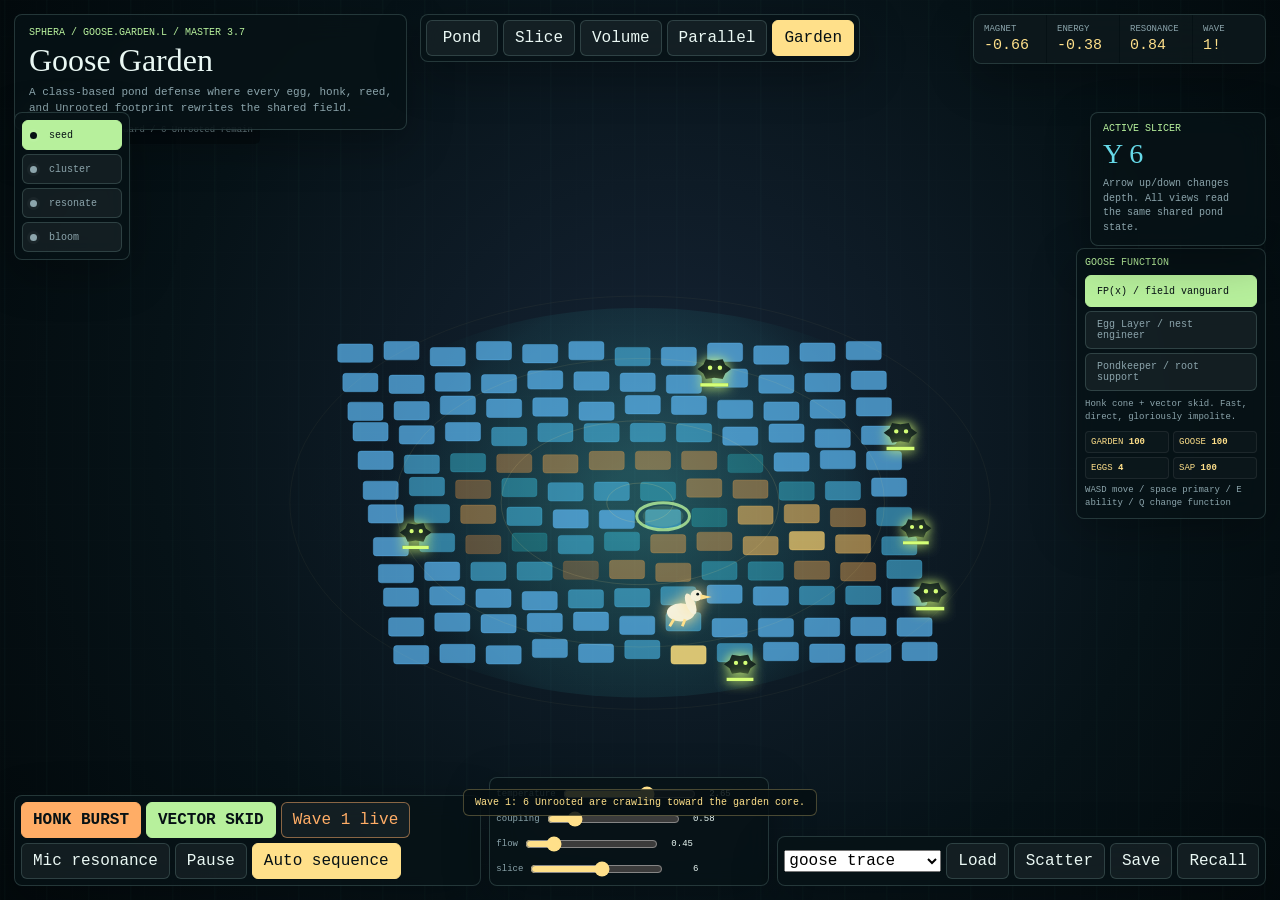
<file: active/modules/goose/grok.master.3.7.html>
<!DOCTYPE html>
<html lang="en">
<head>
<meta charset="UTF-8">
<meta name="viewport" content="width=device-width, initial-scale=1.0, user-scalable=no">
<title>Sphera Goose Garden 3.7</title>
<style>
  :root {
    --ink: #eaf8f4;
    --muted: #8ca5ac;
    --line: rgba(179, 231, 221, 0.18);
    --glass: rgba(7, 18, 23, 0.78);
    --glass-strong: rgba(6, 15, 20, 0.94);
    --warm: #ffad66;
    --cool: #66d9e8;
    --lime: #b7f09c;
    --yellow: #ffe08a;
  }

  * { box-sizing: border-box; }

  html, body {
    width: 100%;
    height: 100%;
    margin: 0;
    overflow: hidden;
    color: var(--ink);
    background: #030b0e;
    font-family: "Courier New", monospace;
  }

  body::after {
    content: "";
    position: fixed;
    inset: 0;
    pointer-events: none;
    opacity: 0.18;
    background-image:
      linear-gradient(rgba(255,255,255,0.035) 1px, transparent 1px),
      linear-gradient(90deg, rgba(255,255,255,0.025) 1px, transparent 1px);
    background-size: 36px 36px;
    mix-blend-mode: overlay;
  }

  canvas {
    position: fixed;
    inset: 0;
    width: 100%;
    height: 100%;
    display: block;
  }

  button, input, select { font: inherit; }

  button {
    min-height: 36px;
    border: 1px solid var(--line);
    border-radius: 6px;
    padding: 7px 11px;
    color: var(--ink);
    background: rgba(255,255,255,0.055);
    cursor: pointer;
  }

  button:hover, button:focus-visible {
    border-color: rgba(255, 224, 138, 0.72);
    background: rgba(255, 224, 138, 0.11);
    outline: none;
  }

  button.active {
    color: #061014;
    border-color: var(--yellow);
    background: var(--yellow);
  }

  .chrome {
    position: fixed;
    z-index: 4;
    pointer-events: none;
  }

  .chrome button, .chrome input, .chrome select { pointer-events: auto; }

  #header {
    top: 14px;
    left: 14px;
    right: 14px;
    display: grid;
    grid-template-columns: minmax(210px, 1fr) auto minmax(210px, 1fr);
    align-items: start;
    gap: 12px;
  }

  .panel {
    border: 1px solid var(--line);
    border-radius: 8px;
    background: var(--glass);
    box-shadow: 0 14px 46px rgba(0,0,0,0.28);
    backdrop-filter: blur(14px);
  }

  #identity {
    width: fit-content;
    max-width: 440px;
    padding: 12px 14px;
  }

  .eyebrow {
    margin-bottom: 4px;
    color: var(--lime);
    font-size: 10px;
    text-transform: uppercase;
  }

  h1 {
    margin: 0;
    font-family: Georgia, serif;
    font-size: clamp(20px, 3vw, 32px);
    font-weight: normal;
    letter-spacing: 0;
  }

  #identity p {
    max-width: 55ch;
    margin: 6px 0 0;
    color: var(--muted);
    font-size: 11px;
    line-height: 1.45;
  }

  #viewTabs {
    justify-self: center;
    display: flex;
    gap: 5px;
    padding: 5px;
  }

  #viewTabs button { min-width: 72px; }

  #telemetry {
    justify-self: end;
    display: grid;
    grid-template-columns: repeat(4, minmax(62px, 1fr));
    gap: 1px;
    overflow: hidden;
  }

  .metric {
    min-width: 72px;
    padding: 9px 10px;
    background: rgba(255,255,255,0.025);
  }

  .metric label {
    display: block;
    color: var(--muted);
    font-size: 9px;
    text-transform: uppercase;
  }

  .metric output {
    display: block;
    margin-top: 3px;
    color: var(--yellow);
    font-size: 15px;
  }

  #stageRail {
    top: 112px;
    left: 14px;
    display: grid;
    gap: 4px;
    width: 116px;
    padding: 7px;
  }

  .stage {
    display: grid;
    grid-template-columns: 12px 1fr;
    align-items: center;
    gap: 7px;
    min-height: 30px;
    padding: 5px 7px;
    color: var(--muted);
    font-size: 10px;
    text-align: left;
  }

  .stage-dot {
    width: 7px;
    height: 7px;
    border-radius: 50%;
    background: currentColor;
    box-shadow: 0 0 0 3px rgba(255,255,255,0.035);
  }

  .stage.active {
    color: #071114;
    background: var(--lime);
    border-color: var(--lime);
  }

  #sliceReadout {
    top: 112px;
    right: 14px;
    width: 176px;
    padding: 10px 12px;
  }

  #sliceReadout .slice-value {
    margin: 4px 0 7px;
    color: var(--cool);
    font-family: Georgia, serif;
    font-size: 28px;
  }

  #sliceReadout p {
    margin: 0;
    color: var(--muted);
    font-size: 10px;
    line-height: 1.45;
  }

  #classDeck {
    top: 248px;
    right: 14px;
    width: 190px;
    padding: 8px;
  }

  #classDeck .class-buttons {
    display: grid;
    gap: 4px;
    margin: 7px 0;
  }

  #classDeck button {
    min-height: 32px;
    color: var(--muted);
    font-size: 10px;
    text-align: left;
  }

  #classDeck button.active {
    color: #061014;
    background: var(--lime);
    border-color: var(--lime);
  }

  #classDeck p {
    margin: 5px 0 0;
    color: var(--muted);
    font-size: 9px;
    line-height: 1.45;
  }

  .battle-stats {
    display: grid;
    grid-template-columns: repeat(2, 1fr);
    gap: 4px;
    margin-top: 7px;
  }

  .battle-stats span {
    padding: 5px;
    border: 1px solid rgba(255,255,255,0.07);
    border-radius: 4px;
    color: var(--yellow);
    background: rgba(255,255,255,0.025);
    font-size: 9px;
  }

  #dock {
    left: 14px;
    right: 14px;
    bottom: 14px;
    display: grid;
    grid-template-columns: auto minmax(280px, 1fr) auto;
    gap: 8px;
    align-items: end;
  }

  .dock-group {
    display: flex;
    flex-wrap: wrap;
    align-items: center;
    gap: 5px;
    min-height: 48px;
    padding: 6px;
  }

  #honkBtn {
    min-width: 104px;
    color: #071114;
    border-color: var(--warm);
    background: var(--warm);
    font-weight: bold;
  }

  #abilityBtn {
    color: #061014;
    border-color: var(--lime);
    background: var(--lime);
    font-weight: bold;
  }

  #waveBtn {
    color: var(--warm);
    border-color: rgba(255,173,102,0.5);
  }

  #micBtn.live {
    color: #061014;
    background: var(--cool);
    animation: breathe 0.9s ease-in-out infinite alternate;
  }

  @keyframes breathe {
    to { box-shadow: 0 0 20px rgba(102,217,232,0.48); }
  }

  .slider {
    display: grid;
    grid-template-columns: auto minmax(58px, 1fr) 32px;
    align-items: center;
    gap: 5px;
    min-width: 132px;
    color: var(--muted);
    font-size: 9px;
  }

  input[type="range"] {
    width: 100%;
    accent-color: var(--yellow);
  }

  .slider output { color: var(--ink); text-align: right; }

  #message {
    position: fixed;
    left: 50%;
    bottom: 84px;
    z-index: 5;
    max-width: min(640px, calc(100vw - 28px));
    transform: translateX(-50%);
    border: 1px solid rgba(255,224,138,0.28);
    border-radius: 6px;
    padding: 7px 11px;
    color: var(--yellow);
    background: rgba(5,14,18,0.86);
    font-size: 10px;
    pointer-events: none;
    opacity: 0;
    transition: opacity 180ms ease;
  }

  #message.show { opacity: 1; }

  @media (max-width: 880px) {
    #header {
      grid-template-columns: 1fr auto;
    }
    #identity p { display: none; }
    #viewTabs {
      grid-column: 1 / -1;
      grid-row: 2;
      justify-self: stretch;
    }
    #viewTabs button { flex: 1; min-width: 0; }
    #telemetry { grid-template-columns: repeat(3, 1fr); }
    #stageRail { top: 150px; }
    #sliceReadout { top: 150px; }
    #classDeck { display: none; }
    #dock {
      grid-template-columns: 1fr;
      max-height: 31vh;
      overflow: auto;
    }
    .dock-group { justify-content: center; }
    #message { bottom: 176px; }
  }

  @media (max-width: 560px) {
    #header { left: 8px; right: 8px; top: 8px; }
    #identity { padding: 9px 10px; }
    h1 { font-size: 19px; }
    #telemetry .metric { min-width: 44px; padding: 7px 5px; }
    #stageRail { display: none; }
    #sliceReadout {
      top: 122px;
      right: 8px;
      width: 132px;
      padding: 8px;
    }
    #sliceReadout p { display: none; }
    #dock { left: 8px; right: 8px; bottom: 8px; }
  }
</style>
</head>
<body>
<!-- Original Sphera implementation. Uses no third-party game characters, trademarks, media, or external runtime dependencies. -->
<canvas id="pond"></canvas>

<header id="header" class="chrome">
  <section id="identity" class="panel">
    <div class="eyebrow">Sphera / goose.garden.L / master 3.7</div>
    <h1>Goose Garden</h1>
    <p>A class-based pond defense where every egg, honk, reed, and Unrooted footprint rewrites the shared field.</p>
  </section>

  <nav id="viewTabs" class="panel" aria-label="Pond view">
    <button data-view="pond" class="active">Pond</button>
    <button data-view="slice">Slice</button>
    <button data-view="volume">Volume</button>
    <button data-view="parallel">Parallel</button>
    <button data-view="garden">Garden</button>
  </nav>

  <section id="telemetry" class="panel">
    <div class="metric"><label>magnet</label><output id="magOut">0.00</output></div>
    <div class="metric"><label>energy</label><output id="energyOut">0.00</output></div>
    <div class="metric"><label>resonance</label><output id="resOut">0.00</output></div>
    <div class="metric"><label>wave</label><output id="waveOut">0</output></div>
  </section>
</header>

<aside id="stageRail" class="chrome panel" aria-label="Pond sequence">
  <button class="stage active" data-stage="0"><span class="stage-dot"></span>seed</button>
  <button class="stage" data-stage="1"><span class="stage-dot"></span>cluster</button>
  <button class="stage" data-stage="2"><span class="stage-dot"></span>resonate</button>
  <button class="stage" data-stage="3"><span class="stage-dot"></span>bloom</button>
</aside>

<aside id="classDeck" class="chrome panel">
  <div class="eyebrow">Goose function</div>
  <div class="class-buttons">
    <button data-class="fpx" class="active">FP(x) / field vanguard</button>
    <button data-class="layer">Egg Layer / nest engineer</button>
    <button data-class="keeper">Pondkeeper / root support</button>
  </div>
  <p id="classReadout">Honk cone + vector skid. Fast, direct, gloriously impolite.</p>
  <div class="battle-stats">
    <span>GARDEN <b id="gardenOut">100</b></span>
    <span>GOOSE <b id="healthOut">100</b></span>
    <span>EGGS <b id="eggOut">4</b></span>
    <span>SAP <b id="sapOut">100</b></span>
  </div>
  <p>WASD move / space primary / E ability / Q change function</p>
</aside>

<aside id="sliceReadout" class="chrome panel">
  <div class="eyebrow">Active slicer</div>
  <div class="slice-value">Y <span id="sliceOut">6</span></div>
  <p>Arrow up/down changes depth. All views read the same shared pond state.</p>
</aside>

<footer id="dock" class="chrome">
  <section class="dock-group panel">
    <button id="honkBtn">HONK BURST</button>
    <button id="abilityBtn">VECTOR SKID</button>
    <button id="waveBtn">Call Unrooted</button>
    <button id="micBtn">Mic resonance</button>
    <button id="pauseBtn">Pause</button>
    <button id="autoBtn" class="active">Auto sequence</button>
  </section>

  <section class="dock-group panel">
    <label class="slider">temperature <input id="tempInput" type="range" min="0.15" max="4" step="0.01" value="1.25"><output id="tempOut">1.25</output></label>
    <label class="slider">coupling <input id="couplingInput" type="range" min="0.2" max="2.4" step="0.01" value="1.00"><output id="couplingOut">1.00</output></label>
    <label class="slider">flow <input id="flowInput" type="range" min="0" max="2.5" step="0.01" value="0.85"><output id="flowOut">0.85</output></label>
    <label class="slider">slice <input id="sliceInput" type="range" min="0" max="11" step="1" value="6"><output id="sliceDockOut">6</output></label>
  </section>

  <section class="dock-group panel">
    <select id="presetSelect" aria-label="Pond preset">
      <option value="goose_trace">goose trace</option>
      <option value="frozen_pond">frozen pond</option>
      <option value="harmonic_glide">harmonic glide</option>
      <option value="storm_cell">storm cell</option>
    </select>
    <button id="loadPresetBtn">Load</button>
    <button id="scatterBtn">Scatter</button>
    <button id="saveBtn">Save</button>
    <button id="recallBtn">Recall</button>
  </section>
</footer>

<div id="message"></div>

<script>
(() => {
  "use strict";

  const canvas = document.getElementById("pond");
  const ctx = canvas.getContext("2d", { alpha: false });
  const SIZE = 12;
  const COUNT = SIZE * SIZE * SIZE;
  const TAU = Math.PI * 2;
  const STORAGE_KEY = "sphera.goose.garden.3.7";
  const stages = [
    { name: "seed", temp: 2.65, coupling: 0.58, flow: 0.45, steps: 6, field: 0.00, message: "Seed state: independent spins feel out the pond." },
    { name: "cluster", temp: 1.55, coupling: 1.05, flow: 0.72, steps: 10, field: 0.02, message: "Cluster state: fellow colors find one another." },
    { name: "resonate", temp: 0.96, coupling: 1.34, flow: 1.18, steps: 14, field: 0.08, message: "Resonant state: slices begin to agree across depth." },
    { name: "bloom", temp: 0.58, coupling: 1.68, flow: 1.52, steps: 18, field: 0.14, message: "Bloom state: the pond holds a coherent memory." }
  ];
  const gooseClasses = {
    fpx: {
      name: "FP(x) / field vanguard",
      primary: "HONK BURST",
      ability: "VECTOR SKID",
      readout: "Honk cone + vector skid. Fast, direct, gloriously impolite.",
      color: "#ffe08a"
    },
    layer: {
      name: "Egg Layer / nest engineer",
      primary: "LAY RESONANT EGG",
      ability: "HATCH CASCADE",
      readout: "Builds singing egg-nests that stabilize the pond and peck the Unrooted.",
      color: "#ffad66"
    },
    keeper: {
      name: "Pondkeeper / root support",
      primary: "PLANT REED WALL",
      ability: "FLOOD BLOOM",
      readout: "Grows living barriers, restores the garden, and turns blight into bloom.",
      color: "#b7f09c"
    }
  };

  const spins = new Int8Array(COUNT);
  const nextSpins = new Int8Array(COUNT);
  const phase = new Float32Array(COUNT);
  const pressure = new Float32Array(COUNT);
  const activity = new Float32Array(COUNT);
  const screenPoints = new Array(COUNT);
  let W = 1;
  let H = 1;
  let DPR = 1;
  let view = "pond";
  let stage = 0;
  let autoSequence = true;
  let running = true;
  let elapsed = 0;
  let stageElapsed = 0;
  let impulse = 0;
  let micEnergy = 0;
  let micLive = false;
  let audioContext = null;
  let analyser = null;
  let micStream = null;
  let fftData = null;
  let lastFrame = performance.now();
  let lastTelemetry = 0;
  let messageTimer = 0;
  let magnetization = 0;
  let meanEnergy = 0;
  let resonance = 0;
  let orbit = 0.45;
  let orbitTarget = orbit;
  let dragging = false;
  let lastPointerX = 0;
  const keys = new Set();
  const enemies = [];
  const eggs = [];
  const reeds = [];
  const battleBursts = [];
  const player = { x: 6, z: 9.5, dx: 0, dz: -1, health: 100, eggs: 4, sap: 100, classKey: "fpx", primaryCd: 0, abilityCd: 0, invuln: 0 };
  let wave = 0;
  let gardenHealth = 100;
  let waveLive = false;
  let waveClearTimer = 0;

  const ui = {
    mag: document.getElementById("magOut"),
    energy: document.getElementById("energyOut"),
    res: document.getElementById("resOut"),
    wave: document.getElementById("waveOut"),
    garden: document.getElementById("gardenOut"),
    health: document.getElementById("healthOut"),
    eggs: document.getElementById("eggOut"),
    sap: document.getElementById("sapOut"),
    classReadout: document.getElementById("classReadout"),
    primary: document.getElementById("honkBtn"),
    ability: document.getElementById("abilityBtn"),
    waveBtn: document.getElementById("waveBtn"),
    temp: document.getElementById("tempInput"),
    coupling: document.getElementById("couplingInput"),
    flow: document.getElementById("flowInput"),
    slice: document.getElementById("sliceInput"),
    tempOut: document.getElementById("tempOut"),
    couplingOut: document.getElementById("couplingOut"),
    flowOut: document.getElementById("flowOut"),
    sliceOut: document.getElementById("sliceOut"),
    sliceDockOut: document.getElementById("sliceDockOut"),
    message: document.getElementById("message"),
    mic: document.getElementById("micBtn"),
    pause: document.getElementById("pauseBtn"),
    auto: document.getElementById("autoBtn"),
    preset: document.getElementById("presetSelect")
  };

  function id(x, y, z) {
    return ((x + SIZE) % SIZE) * SIZE * SIZE + ((y + SIZE) % SIZE) * SIZE + ((z + SIZE) % SIZE);
  }

  function coords(index) {
    const x = Math.floor(index / (SIZE * SIZE));
    const rest = index % (SIZE * SIZE);
    return [x, Math.floor(rest / SIZE), rest % SIZE];
  }

  function clamp(value, min, max) {
    return Math.max(min, Math.min(max, value));
  }

  function hashNoise(x, y, z, seed = 0) {
    const n = Math.sin(x * 127.1 + y * 311.7 + z * 74.7 + seed * 19.19) * 43758.5453;
    return n - Math.floor(n);
  }

  function initArrays() {
    for (let i = 0; i < COUNT; i++) {
      const [x, y, z] = coords(i);
      spins[i] = hashNoise(x, y, z, 3) > 0.5 ? 1 : -1;
      phase[i] = hashNoise(x, y, z, 7) * TAU;
      pressure[i] = 0;
      activity[i] = 0;
    }
  }

  function preset(name) {
    for (let i = 0; i < COUNT; i++) {
      const [x, y, z] = coords(i);
      const nx = (x - SIZE / 2) / SIZE;
      const ny = (y - SIZE / 2) / SIZE;
      const nz = (z - SIZE / 2) / SIZE;
      let value = 0;

      if (name === "frozen_pond") value = 1;
      if (name === "harmonic_glide") value = Math.sin(x * 0.72) + Math.cos(y * 0.62) + Math.sin(z * 0.84);
      if (name === "storm_cell") value = Math.sin((nx * nx + nz * nz) * 72 - y * 0.9) + hashNoise(x, y, z, 11) - 0.35;
      if (name === "goose_trace") {
        const body = ((nx + 0.08) * (nx + 0.08)) / 0.095 + ((nz + 0.02) * (nz + 0.02)) / 0.038 < 1;
        const neck = nx > 0.09 && nx < 0.28 && Math.abs(nz - (nx - 0.09) * 0.35) < 0.07;
        const head = (nx - 0.29) * (nx - 0.29) + (nz - 0.08) * (nz - 0.08) < 0.012;
        const wing = ((nx + 0.10) * (nx + 0.10)) / 0.036 + ((nz + 0.02) * (nz + 0.02)) / 0.014 < 1;
        value = (body || neck || head) && !wing ? 1 : -1;
        value += Math.sin(y * 0.8 + x * 0.3) * 0.15;
      }

      spins[i] = value >= 0 ? 1 : -1;
      pressure[i] = 0;
      activity[i] = 0;
    }
    showMessage(`${name.replaceAll("_", " ")} loaded into every POV.`);
  }

  function scatter() {
    for (let i = 0; i < COUNT; i++) {
      spins[i] = Math.random() > 0.5 ? 1 : -1;
      activity[i] = 1;
    }
    showMessage("Pond scattered. Same state, four readings.");
  }

  function neighborSum(x, y, z) {
    return spins[id(x + 1, y, z)] + spins[id(x - 1, y, z)] +
      spins[id(x, y + 1, z)] + spins[id(x, y - 1, z)] +
      spins[id(x, y, z + 1)] + spins[id(x, y, z - 1)];
  }

  function mutateField(cx, cz, radius, spin, force = 1) {
    const sliceY = Number(ui.slice.value);
    for (let z = 0; z < SIZE; z++) {
      for (let x = 0; x < SIZE; x++) {
        const d = Math.hypot(x - cx, z - cz);
        if (d > radius) continue;
        for (let y = Math.max(0, sliceY - 1); y <= Math.min(SIZE - 1, sliceY + 1); y++) {
          const index = id(x, y, z);
          if (Math.random() < force * (1 - d / (radius + 0.01))) spins[index] = spin;
          activity[index] = 1;
          pressure[index] = Math.max(pressure[index], force * 0.8);
        }
      }
    }
  }

  function addBurst(x, z, color, maxRadius = 3) {
    battleBursts.push({ x, z, color, radius: 0.2, maxRadius, alpha: 1 });
  }

  function setClass(classKey) {
    if (!gooseClasses[classKey]) return;
    player.classKey = classKey;
    const config = gooseClasses[classKey];
    document.querySelectorAll("[data-class]").forEach(button => button.classList.toggle("active", button.dataset.class === classKey));
    ui.primary.textContent = config.primary;
    ui.ability.textContent = config.ability;
    ui.classReadout.textContent = config.readout;
    showMessage(`${config.name} online.`);
  }

  function spawnWave() {
    if (waveLive) {
      showMessage("The current Unrooted wave is still in the pond.");
      return;
    }
    wave++;
    waveLive = true;
    waveClearTimer = 0;
    const count = 4 + wave * 2;
    for (let i = 0; i < count; i++) {
      const side = Math.floor(Math.random() * 4);
      const along = 0.6 + Math.random() * (SIZE - 1.2);
      const x = side === 0 ? 0.15 : side === 1 ? SIZE - 0.15 : along;
      const z = side === 2 ? 0.15 : side === 3 ? SIZE - 0.15 : along;
      const brute = wave > 1 && i % 5 === 0;
      enemies.push({
        x, z,
        health: brute ? 72 + wave * 8 : 30 + wave * 5,
        maxHealth: brute ? 72 + wave * 8 : 30 + wave * 5,
        speed: brute ? 0.34 : 0.52 + wave * 0.018,
        damage: brute ? 13 : 6,
        attackCd: Math.random(),
        wobble: Math.random() * TAU,
        brute
      });
    }
    ui.waveBtn.textContent = `Wave ${wave} live`;
    showMessage(`Wave ${wave}: ${count} Unrooted are crawling toward the garden core.`);
  }

  function hurtEnemy(enemy, amount, pushX = 0, pushZ = 0) {
    if (enemy.health <= 0) return;
    enemy.health -= amount;
    enemy.x = clamp(enemy.x + pushX, 0, SIZE - 0.01);
    enemy.z = clamp(enemy.z + pushZ, 0, SIZE - 0.01);
    if (enemy.health <= 0) {
      player.sap = clamp(player.sap + (enemy.brute ? 15 : 7), 0, 100);
      if (Math.random() < 0.18) player.eggs = clamp(player.eggs + 1, 0, 6);
      addBurst(enemy.x, enemy.z, "#b7f09c", enemy.brute ? 2.8 : 1.8);
      mutateField(enemy.x, enemy.z, enemy.brute ? 2.2 : 1.4, 1, 0.9);
    }
  }

  function primaryAction() {
    if (player.primaryCd > 0 || !running) return;
    const role = player.classKey;
    if (role === "fpx") {
      player.primaryCd = 0.48;
      impulse = 1;
      for (const enemy of enemies) {
        const ex = enemy.x - player.x;
        const ez = enemy.z - player.z;
        const dist = Math.hypot(ex, ez) || 1;
        const facing = (ex * player.dx + ez * player.dz) / dist;
        if (dist < 4.6 && facing > 0.1) hurtEnemy(enemy, 25, ex / dist * 0.7, ez / dist * 0.7);
      }
      mutateField(player.x + player.dx * 2, player.z + player.dz * 2, 3.2, 1, 0.9);
      addBurst(player.x, player.z, gooseClasses.fpx.color, 4.4);
      playHonk();
      showMessage("FP(x) honk vector propagated through the active slice.");
    }
    if (role === "layer") {
      if (player.eggs < 1) return showMessage("No resonant eggs ready yet.");
      player.primaryCd = 0.6;
      player.eggs -= 1;
      eggs.push({ x: player.x, z: player.z, pulse: 0.35, age: 0, health: 42 });
      mutateField(player.x, player.z, 1.4, 1, 1);
      addBurst(player.x, player.z, gooseClasses.layer.color, 1.8);
      showMessage("Resonant egg nested. It will sing at nearby Unrooted.");
    }
    if (role === "keeper") {
      if (player.sap < 24) return showMessage("The Pondkeeper needs more sap.");
      player.primaryCd = 0.7;
      player.sap -= 24;
      const px = -player.dz;
      const pz = player.dx;
      for (let n = -1; n <= 1; n++) {
        reeds.push({
          x: clamp(player.x + player.dx * 1.2 + px * n * 0.7, 0, SIZE - 0.01),
          z: clamp(player.z + player.dz * 1.2 + pz * n * 0.7, 0, SIZE - 0.01),
          health: 55,
          age: 0
        });
      }
      mutateField(player.x + player.dx, player.z + player.dz, 2.3, 1, 0.95);
      showMessage("Reed wall rooted into the field.");
    }
    updateBattleHud();
  }

  function specialAction() {
    if (player.abilityCd > 0 || !running) return;
    const role = player.classKey;
    if (role === "fpx") {
      player.abilityCd = 4.5;
      player.x = clamp(player.x + player.dx * 3.1, 0.3, SIZE - 0.3);
      player.z = clamp(player.z + player.dz * 3.1, 0.3, SIZE - 0.3);
      for (const enemy of enemies) {
        const d = Math.hypot(enemy.x - player.x, enemy.z - player.z);
        if (d < 2.8) hurtEnemy(enemy, 34, (enemy.x - player.x) * 0.35, (enemy.z - player.z) * 0.35);
      }
      mutateField(player.x, player.z, 3.1, 1, 1);
      addBurst(player.x, player.z, "#ffffff", 3.5);
      showMessage("Vector skid completed. The goose has violated local geometry.");
    }
    if (role === "layer") {
      if (!eggs.length) return showMessage("Lay resonant eggs before calling a hatch cascade.");
      player.abilityCd = 6;
      for (const egg of eggs) {
        for (const enemy of enemies) {
          const d = Math.hypot(enemy.x - egg.x, enemy.z - egg.z);
          if (d < 4.2) hurtEnemy(enemy, 38 * (1 - d / 5));
        }
        mutateField(egg.x, egg.z, 3, 1, 1);
        addBurst(egg.x, egg.z, gooseClasses.layer.color, 4);
      }
      eggs.length = 0;
      player.eggs = clamp(player.eggs + 1, 0, 6);
      showMessage("Hatch cascade: every nest became a temporary gosling singularity.");
    }
    if (role === "keeper") {
      if (player.sap < 55) return showMessage("Flood bloom needs 55 sap.");
      player.abilityCd = 8;
      player.sap -= 55;
      gardenHealth = clamp(gardenHealth + 24, 0, 100);
      player.health = clamp(player.health + 32, 0, 100);
      for (const enemy of enemies) hurtEnemy(enemy, 16);
      mutateField(SIZE / 2, SIZE / 2, SIZE, 1, 0.72);
      addBurst(SIZE / 2, SIZE / 2, gooseClasses.keeper.color, 8);
      showMessage("Flood bloom restored the garden and washed through every POV.");
    }
    updateBattleHud();
  }

  function updateBattleHud() {
    ui.wave.textContent = waveLive ? `${wave}!` : wave;
    ui.garden.textContent = Math.ceil(gardenHealth);
    ui.health.textContent = Math.ceil(player.health);
    ui.eggs.textContent = Math.floor(player.eggs);
    ui.sap.textContent = Math.floor(player.sap);
    ui.primary.style.opacity = player.primaryCd > 0 ? 0.55 : 1;
    ui.ability.style.opacity = player.abilityCd > 0 ? 0.55 : 1;
  }

  function battleStep(dt) {
    player.primaryCd = Math.max(0, player.primaryCd - dt);
    player.abilityCd = Math.max(0, player.abilityCd - dt);
    player.invuln = Math.max(0, player.invuln - dt);
    player.sap = clamp(player.sap + dt * 2.2, 0, 100);
    player.eggs = clamp(player.eggs + dt * 0.035, 0, 6);

    let mx = (keys.has("KeyD") ? 1 : 0) - (keys.has("KeyA") ? 1 : 0);
    let mz = (keys.has("KeyS") ? 1 : 0) - (keys.has("KeyW") ? 1 : 0);
    const moveLength = Math.hypot(mx, mz);
    if (moveLength > 0) {
      mx /= moveLength;
      mz /= moveLength;
      player.dx = mx;
      player.dz = mz;
      const speed = player.classKey === "fpx" ? 2.65 : player.classKey === "layer" ? 2.0 : 1.75;
      player.x = clamp(player.x + mx * speed * dt, 0.25, SIZE - 0.25);
      player.z = clamp(player.z + mz * speed * dt, 0.25, SIZE - 0.25);
      mutateField(player.x, player.z, 0.9, 1, 0.18);
    }

    for (const egg of eggs) {
      egg.age += dt;
      egg.pulse -= dt;
      if (egg.pulse <= 0) {
        egg.pulse = 1.2;
        let target = null;
        let targetDist = 4.2;
        for (const enemy of enemies) {
          const d = Math.hypot(enemy.x - egg.x, enemy.z - egg.z);
          if (d < targetDist) { target = enemy; targetDist = d; }
        }
        if (target) hurtEnemy(target, 11);
        gardenHealth = clamp(gardenHealth + 0.35, 0, 100);
        mutateField(egg.x, egg.z, 1.8, 1, 0.5);
        addBurst(egg.x, egg.z, gooseClasses.layer.color, 2.2);
      }
    }

    for (const reed of reeds) {
      reed.age += dt;
      mutateField(reed.x, reed.z, 0.7, 1, 0.08);
    }

    for (const enemy of enemies) {
      enemy.attackCd -= dt;
      enemy.wobble += dt * (enemy.brute ? 2 : 4);
      let tx = SIZE / 2;
      let tz = SIZE / 2;
      const playerDist = Math.hypot(player.x - enemy.x, player.z - enemy.z);
      if (playerDist < 3.1) { tx = player.x; tz = player.z; }
      let vx = tx - enemy.x;
      let vz = tz - enemy.z;
      const dist = Math.hypot(vx, vz) || 1;
      vx /= dist;
      vz /= dist;
      let slow = 1;
      for (const reed of reeds) {
        const rd = Math.hypot(reed.x - enemy.x, reed.z - enemy.z);
        if (rd < 0.75) {
          slow = 0.18;
          if (enemy.attackCd <= 0) {
            reed.health -= enemy.damage;
            enemy.attackCd = 0.75;
          }
        }
      }
      enemy.x = clamp(enemy.x + vx * enemy.speed * slow * dt, 0, SIZE - 0.01);
      enemy.z = clamp(enemy.z + vz * enemy.speed * slow * dt, 0, SIZE - 0.01);
      mutateField(enemy.x, enemy.z, enemy.brute ? 1.2 : 0.72, -1, 0.14);

      if (playerDist < 0.72 && enemy.attackCd <= 0 && player.invuln <= 0) {
        player.health -= enemy.damage;
        player.invuln = 0.55;
        enemy.attackCd = 0.8;
        addBurst(player.x, player.z, "#ff6b5f", 1.4);
      }
      if (Math.hypot(enemy.x - SIZE / 2, enemy.z - SIZE / 2) < 0.72 && enemy.attackCd <= 0) {
        gardenHealth -= enemy.damage * 0.65;
        enemy.attackCd = 0.9;
        addBurst(SIZE / 2, SIZE / 2, "#ff6b5f", 1.7);
      }
    }

    for (let i = enemies.length - 1; i >= 0; i--) if (enemies[i].health <= 0) enemies.splice(i, 1);
    for (let i = reeds.length - 1; i >= 0; i--) if (reeds[i].health <= 0 || reeds[i].age > 38) reeds.splice(i, 1);
    for (let i = battleBursts.length - 1; i >= 0; i--) {
      battleBursts[i].radius += dt * 4.2;
      battleBursts[i].alpha -= dt * 0.72;
      if (battleBursts[i].alpha <= 0 || battleBursts[i].radius > battleBursts[i].maxRadius) battleBursts.splice(i, 1);
    }

    if (waveLive && enemies.length === 0) {
      waveClearTimer += dt;
      if (waveClearTimer > 0.8) {
        waveLive = false;
        gardenHealth = clamp(gardenHealth + 8, 0, 100);
        player.eggs = clamp(player.eggs + 1, 0, 6);
        ui.waveBtn.textContent = "Call Unrooted";
        showMessage(`Wave ${wave} composted. Garden restored; one egg recovered.`);
      }
    }
    if (player.health <= 0) {
      player.health = 100;
      player.x = 6;
      player.z = 9.5;
      gardenHealth = clamp(gardenHealth - 12, 0, 100);
      showMessage("Goose reconstituted at the garden core. The pond remembers.");
    }
    if (gardenHealth <= 0) {
      gardenHealth = 100;
      enemies.length = 0;
      eggs.length = 0;
      reeds.length = 0;
      waveLive = false;
      wave = 0;
      scatter();
      showMessage("The garden fell, scattered, and began again.");
    }
    updateBattleHud();
  }

  function simulationStep(dt) {
    const config = stages[stage];
    const temperature = Number(ui.temp.value) + micEnergy * 1.6 + impulse * 0.45;
    const coupling = Number(ui.coupling.value);
    const steps = Math.max(2, Math.floor(config.steps + Number(ui.flow.value) * 5 + micEnergy * 18));
    const externalField = config.field + micEnergy * 0.12 + impulse * 0.2;

    for (let n = 0; n < steps; n++) {
      const index = Math.floor(Math.random() * COUNT);
      const [x, y, z] = coords(index);
      const sum = neighborSum(x, y, z);
      const dE = 2 * spins[index] * (sum * coupling + externalField);
      if (dE <= 0 || Math.random() < Math.exp(-dE / Math.max(0.08, temperature))) {
        spins[index] *= -1;
        activity[index] = 1;
        pressure[index] = clamp(Math.abs(sum) / 6, 0, 1);
      }
    }

    const drift = Number(ui.flow.value) * dt;
    for (let i = 0; i < COUNT; i++) {
      activity[i] *= Math.pow(0.025, dt);
      pressure[i] += (Math.abs(neighborSum(...coords(i))) / 6 - pressure[i]) * dt * 1.8;
      phase[i] += drift * (0.45 + pressure[i] * 0.75);
    }
    impulse *= Math.pow(0.045, dt);
  }

  function computeTelemetry() {
    let mag = 0;
    let energy = 0;
    let sliceAgreement = 0;
    const sliceY = Number(ui.slice.value);

    for (let i = 0; i < COUNT; i++) {
      const [x, y, z] = coords(i);
      mag += spins[i];
      energy += -spins[i] * neighborSum(x, y, z) / 12;
      if (y === sliceY) {
        sliceAgreement += spins[i] === spins[id(x, y + 1, z)] ? 1 : -1;
      }
    }

    magnetization = mag / COUNT;
    meanEnergy = energy / COUNT;
    resonance = clamp(Math.abs(sliceAgreement) / (SIZE * SIZE) * 0.65 + Math.abs(magnetization) * 0.35 + micEnergy * 0.2, 0, 1);
    ui.mag.textContent = magnetization.toFixed(2);
    ui.energy.textContent = meanEnergy.toFixed(2);
    ui.res.textContent = resonance.toFixed(2);
  }

  function resize() {
    DPR = clamp(window.devicePixelRatio || 1, 1, 2);
    W = window.innerWidth;
    H = window.innerHeight;
    canvas.width = Math.floor(W * DPR);
    canvas.height = Math.floor(H * DPR);
    canvas.style.width = `${W}px`;
    canvas.style.height = `${H}px`;
    ctx.setTransform(DPR, 0, 0, DPR, 0, 0);
  }

  function roundedRect(x, y, w, h, r) {
    ctx.beginPath();
    ctx.roundRect(x, y, w, h, r);
  }

  function background() {
    const g = ctx.createRadialGradient(W * 0.52, H * 0.48, 20, W * 0.52, H * 0.48, Math.max(W, H) * 0.7);
    g.addColorStop(0, `hsl(${184 + resonance * 34} 42% ${10 + resonance * 5}%)`);
    g.addColorStop(0.56, "#061217");
    g.addColorStop(1, "#020709");
    ctx.fillStyle = g;
    ctx.fillRect(0, 0, W, H);

    ctx.strokeStyle = "rgba(126, 209, 194, 0.035)";
    ctx.lineWidth = 1;
    const gap = 42;
    for (let x = (elapsed * 6) % gap; x < W; x += gap) {
      ctx.beginPath();
      ctx.moveTo(x, 0);
      ctx.lineTo(x, H);
      ctx.stroke();
    }
  }

  function colorFor(spin, alpha = 1, glow = 0) {
    if (spin > 0) return `hsla(${28 + glow * 18}, ${78 + glow * 18}%, ${58 + glow * 16}%, ${alpha})`;
    return `hsla(${185 + glow * 24}, ${68 + glow * 20}%, ${51 + glow * 18}%, ${alpha})`;
  }

  function pondPoint(x, z, box) {
    const cx = box.x + box.w * 0.5;
    const cy = box.y + box.h * 0.56;
    const radius = Math.min(box.w, box.h) * 0.38;
    const cellW = radius * 2.05 / SIZE;
    const cellH = radius * 1.2 / SIZE;
    return {
      x: cx + (x - (SIZE - 1) / 2) * cellW + (z - SIZE / 2) * cellW * 0.11,
      y: cy + (z - (SIZE - 1) / 2) * cellH,
      scale: clamp(cellW / 24, 0.52, 1.4),
      cellW,
      cellH
    };
  }

  function project3D(x, y, z, box, scale = 1) {
    const cx = box.x + box.w * 0.5;
    const cy = box.y + box.h * 0.52;
    const nx = (x - (SIZE - 1) / 2) / SIZE;
    const ny = (y - (SIZE - 1) / 2) / SIZE;
    const nz = (z - (SIZE - 1) / 2) / SIZE;
    const ca = Math.cos(orbit);
    const sa = Math.sin(orbit);
    const rx = nx * ca - nz * sa;
    const rz = nx * sa + nz * ca;
    const perspective = 1 / (1.35 + rz * 0.5);
    const unit = Math.min(box.w, box.h) * 0.76 * scale;
    return {
      x: cx + rx * unit * perspective,
      y: cy + (ny * -0.78 + rz * 0.30) * unit * perspective,
      depth: rz + ny * 0.15,
      scale: perspective
    };
  }

  function drawGlassPlane(box, yLevel, alpha, hue) {
    const corners = [
      project3D(0, yLevel, 0, box),
      project3D(SIZE - 1, yLevel, 0, box),
      project3D(SIZE - 1, yLevel, SIZE - 1, box),
      project3D(0, yLevel, SIZE - 1, box)
    ];
    ctx.beginPath();
    ctx.moveTo(corners[0].x, corners[0].y);
    for (let i = 1; i < corners.length; i++) ctx.lineTo(corners[i].x, corners[i].y);
    ctx.closePath();
    ctx.fillStyle = `hsla(${hue}, 68%, 58%, ${alpha})`;
    ctx.fill();
    ctx.strokeStyle = `hsla(${hue}, 78%, 74%, ${alpha * 2.6})`;
    ctx.stroke();
  }

  function drawPond(box, label = true) {
    ctx.save();
    ctx.beginPath();
    ctx.rect(box.x, box.y, box.w, box.h);
    ctx.clip();

    const cx = box.x + box.w * 0.5;
    const cy = box.y + box.h * 0.56;
    const radius = Math.min(box.w, box.h) * 0.38;
    const pondGrad = ctx.createRadialGradient(cx, cy, radius * 0.12, cx, cy, radius);
    pondGrad.addColorStop(0, `rgba(67, 191, 181, ${0.18 + resonance * 0.14})`);
    pondGrad.addColorStop(0.72, "rgba(30, 91, 100, 0.22)");
    pondGrad.addColorStop(1, "rgba(8, 28, 34, 0.04)");
    ctx.fillStyle = pondGrad;
    ctx.beginPath();
    ctx.ellipse(cx, cy, radius * 1.22, radius * 0.72, 0, 0, TAU);
    ctx.fill();

    const sliceY = Number(ui.slice.value);
    const cellW = radius * 2.05 / SIZE;
    const cellH = radius * 1.2 / SIZE;
    for (let z = 0; z < SIZE; z++) {
      for (let x = 0; x < SIZE; x++) {
        const index = id(x, sliceY, z);
        const hop = Math.sin(elapsed * 2.6 + phase[index]) * (3 + Number(ui.flow.value) * 2) * (0.35 + pressure[index] * 0.65);
        const px = cx + (x - (SIZE - 1) / 2) * cellW + (z - SIZE / 2) * cellW * 0.11;
        const py = cy + (z - (SIZE - 1) / 2) * cellH + hop;
        const agree = pressure[index];
        ctx.fillStyle = colorFor(spins[index], 0.30 + agree * 0.55, agree);
        ctx.strokeStyle = colorFor(spins[index], 0.15 + agree * 0.28, agree);
        roundedRect(px - cellW * 0.38, py - cellH * 0.34, cellW * 0.76, cellH * 0.68, 3);
        ctx.fill();
        ctx.stroke();
      }
    }

    for (let ring = 0; ring < 4; ring++) {
      const expansion = ((elapsed * 34 + ring * radius * 0.32) % (radius * 1.18));
      ctx.strokeStyle = `rgba(255, 224, 138, ${Math.max(0, 0.18 - expansion / radius * 0.13 + impulse * 0.18)})`;
      ctx.lineWidth = 1;
      ctx.beginPath();
      ctx.ellipse(cx, cy, expansion * 1.22, expansion * 0.72, 0, 0, TAU);
      ctx.stroke();
    }

    if (label) drawPanelLabel(box, "SURFACE POND", `Y=${sliceY} / hopping domains`);
    ctx.restore();
  }

  function drawGooseMarker(point, angle, color) {
    ctx.save();
    ctx.translate(point.x, point.y);
    ctx.rotate(angle);
    ctx.scale(point.scale, point.scale);
    ctx.shadowBlur = 15;
    ctx.shadowColor = color;
    ctx.fillStyle = "#f5f2df";
    ctx.beginPath();
    ctx.ellipse(0, 1, 10, 6.5, 0, 0, TAU);
    ctx.fill();
    ctx.beginPath();
    ctx.ellipse(7, -5, 3.2, 8, -0.38, 0, TAU);
    ctx.fill();
    ctx.beginPath();
    ctx.arc(11, -11, 4.1, 0, TAU);
    ctx.fill();
    ctx.fillStyle = color;
    ctx.beginPath();
    ctx.moveTo(14, -12);
    ctx.lineTo(22, -10);
    ctx.lineTo(14, -8);
    ctx.closePath();
    ctx.fill();
    ctx.fillStyle = "#071114";
    ctx.beginPath();
    ctx.arc(12, -12, 1, 0, TAU);
    ctx.fill();
    ctx.strokeStyle = color;
    ctx.lineWidth = 2;
    ctx.beginPath();
    ctx.moveTo(-5, 6);
    ctx.lineTo(-8, 11);
    ctx.moveTo(3, 6);
    ctx.lineTo(1, 11);
    ctx.stroke();
    ctx.restore();
  }

  function drawEnemyMarker(point, enemy) {
    const pulse = 1 + Math.sin(enemy.wobble) * 0.08;
    ctx.save();
    ctx.translate(point.x, point.y);
    ctx.scale(point.scale * pulse * (enemy.brute ? 1.35 : 1), point.scale * pulse * (enemy.brute ? 1.35 : 1));
    ctx.shadowBlur = 12;
    ctx.shadowColor = "#d5ff77";
    ctx.fillStyle = enemy.brute ? "#17251c" : "#11201d";
    ctx.beginPath();
    for (let i = 0; i < 12; i++) {
      const a = i / 12 * TAU;
      const r = i % 2 ? 9 : 12;
      const x = Math.cos(a) * r;
      const y = Math.sin(a) * r * 0.68;
      if (i === 0) ctx.moveTo(x, y);
      else ctx.lineTo(x, y);
    }
    ctx.closePath();
    ctx.fill();
    ctx.fillStyle = "#d5ff77";
    ctx.beginPath();
    ctx.arc(-3, -1, 1.6, 0, TAU);
    ctx.arc(4, -1, 1.6, 0, TAU);
    ctx.fill();
    ctx.fillStyle = "rgba(3,11,14,0.8)";
    ctx.fillRect(-10, 10, 20, 2.5);
    ctx.fillStyle = enemy.brute ? "#ffad66" : "#d5ff77";
    ctx.fillRect(-10, 10, 20 * clamp(enemy.health / enemy.maxHealth, 0, 1), 2.5);
    ctx.restore();
  }

  function drawGarden(box, label = true) {
    drawPond(box, false);
    ctx.save();
    ctx.beginPath();
    ctx.rect(box.x, box.y, box.w, box.h);
    ctx.clip();

    const core = pondPoint(SIZE / 2, SIZE / 2, box);
    const corePulse = 15 + Math.sin(elapsed * 3) * 3;
    ctx.strokeStyle = `rgba(183,240,156,${0.35 + gardenHealth / 220})`;
    ctx.lineWidth = 3;
    ctx.beginPath();
    ctx.ellipse(core.x, core.y, corePulse * 1.55, corePulse * 0.8, 0, 0, TAU);
    ctx.stroke();
    ctx.fillStyle = "rgba(183,240,156,0.13)";
    ctx.beginPath();
    ctx.ellipse(core.x, core.y, corePulse * 1.2, corePulse * 0.62, 0, 0, TAU);
    ctx.fill();

    for (const reed of reeds) {
      const p = pondPoint(reed.x, reed.z, box);
      ctx.strokeStyle = `rgba(183,240,156,${clamp(reed.health / 55, 0.2, 1)})`;
      ctx.lineWidth = 2.4 * p.scale;
      for (let n = -1; n <= 1; n++) {
        ctx.beginPath();
        ctx.moveTo(p.x + n * 4 * p.scale, p.y + 6 * p.scale);
        ctx.quadraticCurveTo(p.x + n * 7 * p.scale, p.y - 6 * p.scale, p.x + n * 3 * p.scale, p.y - 15 * p.scale);
        ctx.stroke();
      }
    }

    for (const egg of eggs) {
      const p = pondPoint(egg.x, egg.z, box);
      ctx.shadowBlur = 13;
      ctx.shadowColor = gooseClasses.layer.color;
      ctx.fillStyle = "#fff4d8";
      ctx.beginPath();
      ctx.ellipse(p.x, p.y - 4 * p.scale, 6 * p.scale, 8.5 * p.scale, 0, 0, TAU);
      ctx.fill();
      ctx.shadowBlur = 0;
      ctx.strokeStyle = `rgba(255,173,102,${0.35 + Math.sin(egg.age * 6) * 0.2})`;
      ctx.beginPath();
      ctx.ellipse(p.x, p.y, (10 + Math.sin(egg.age * 6) * 2) * p.scale, 5 * p.scale, 0, 0, TAU);
      ctx.stroke();
    }

    for (const enemy of enemies) drawEnemyMarker(pondPoint(enemy.x, enemy.z, box), enemy);
    for (const burst of battleBursts) {
      const p = pondPoint(burst.x, burst.z, box);
      ctx.strokeStyle = burst.color;
      ctx.globalAlpha = clamp(burst.alpha, 0, 1);
      ctx.lineWidth = 2;
      ctx.beginPath();
      ctx.ellipse(p.x, p.y, burst.radius * p.cellW, burst.radius * p.cellH, 0, 0, TAU);
      ctx.stroke();
      ctx.globalAlpha = 1;
    }

    const pp = pondPoint(player.x, player.z, box);
    drawGooseMarker(pp, Math.atan2(player.dz, player.dx) + Math.PI / 2, gooseClasses[player.classKey].color);
    if (player.invuln > 0) {
      ctx.strokeStyle = "rgba(255,255,255,0.72)";
      ctx.beginPath();
      ctx.ellipse(pp.x, pp.y, 18 * pp.scale, 10 * pp.scale, 0, 0, TAU);
      ctx.stroke();
    }

    if (label) drawPanelLabel(box, "GOOSE GARDEN", `${gooseClasses[player.classKey].name} / ${enemies.length} Unrooted remain`);
    ctx.restore();
  }

  function drawSlice(box, label = true) {
    ctx.save();
    ctx.beginPath();
    ctx.rect(box.x, box.y, box.w, box.h);
    ctx.clip();

    const sliceY = Number(ui.slice.value);
    const padding = Math.min(box.w, box.h) * 0.12;
    const side = Math.min(box.w - padding * 2, box.h - padding * 2);
    const ox = box.x + (box.w - side) * 0.5;
    const oy = box.y + (box.h - side) * 0.52;
    const cell = side / SIZE;

    ctx.fillStyle = "rgba(61, 160, 169, 0.08)";
    ctx.strokeStyle = "rgba(123, 218, 213, 0.18)";
    roundedRect(ox - 8, oy - 8, side + 16, side + 16, 8);
    ctx.fill();
    ctx.stroke();

    for (let z = 0; z < SIZE; z++) {
      for (let x = 0; x < SIZE; x++) {
        const index = id(x, sliceY, z);
        const upper = spins[id(x, sliceY + 1, z)];
        const lower = spins[id(x, sliceY - 1, z)];
        const depthAgreement = (upper === spins[index] ? 0.5 : 0) + (lower === spins[index] ? 0.5 : 0);
        const inset = 1.4 + (1 - pressure[index]) * 1.8;
        ctx.fillStyle = colorFor(spins[index], 0.40 + depthAgreement * 0.38, depthAgreement);
        roundedRect(ox + x * cell + inset, oy + z * cell + inset, cell - inset * 2, cell - inset * 2, 3);
        ctx.fill();

        if (activity[index] > 0.08) {
          ctx.strokeStyle = `rgba(255,255,255,${activity[index] * 0.48})`;
          ctx.stroke();
        }
      }
    }

    ctx.strokeStyle = "rgba(255,255,255,0.16)";
    for (let i = 0; i <= SIZE; i++) {
      ctx.beginPath();
      ctx.moveTo(ox + i * cell, oy);
      ctx.lineTo(ox + i * cell, oy + side);
      ctx.stroke();
      ctx.beginPath();
      ctx.moveTo(ox, oy + i * cell);
      ctx.lineTo(ox + side, oy + i * cell);
      ctx.stroke();
    }

    if (label) drawPanelLabel(box, "TRANSLUCENT SLICE", `depth agreement / Y=${sliceY}`);
    ctx.restore();
  }

  function drawVolume(box, label = true) {
    ctx.save();
    ctx.beginPath();
    ctx.rect(box.x, box.y, box.w, box.h);
    ctx.clip();

    const sliceY = Number(ui.slice.value);
    drawGlassPlane(box, sliceY, 0.06, 185);
    drawGlassPlane(box, clamp(sliceY + 2, 0, SIZE - 1), 0.025, 34);

    for (let i = 0; i < COUNT; i++) {
      const [x, y, z] = coords(i);
      screenPoints[i] = { ...project3D(x, y, z, box), index, x, y, z };
    }
    screenPoints.sort((a, b) => a.depth - b.depth);

    for (const point of screenPoints) {
      const nearSlice = Math.abs(point.y - sliceY);
      const visible = nearSlice === 0 || ((point.x + point.y + point.z) % 2 === 0 && nearSlice < 5);
      if (!visible) continue;
      const alpha = nearSlice === 0 ? 0.78 : 0.08 + pressure[point.index] * 0.16;
      const size = clamp(point.scale * (nearSlice === 0 ? 7 : 4.2), 2, 9);
      ctx.fillStyle = colorFor(spins[point.index], alpha, pressure[point.index]);
      roundedRect(point.x - size * 0.5, point.y - size * 0.5, size, size, Math.min(2, size * 0.25));
      ctx.fill();
    }

    const cube = [
      [0,0,0], [SIZE-1,0,0], [SIZE-1,0,SIZE-1], [0,0,SIZE-1],
      [0,SIZE-1,0], [SIZE-1,SIZE-1,0], [SIZE-1,SIZE-1,SIZE-1], [0,SIZE-1,SIZE-1]
    ].map(p => project3D(...p, box));
    const edges = [[0,1],[1,2],[2,3],[3,0],[4,5],[5,6],[6,7],[7,4],[0,4],[1,5],[2,6],[3,7]];
    ctx.strokeStyle = "rgba(164, 233, 220, 0.16)";
    for (const [a,b] of edges) {
      ctx.beginPath();
      ctx.moveTo(cube[a].x, cube[a].y);
      ctx.lineTo(cube[b].x, cube[b].y);
      ctx.stroke();
    }

    if (label) drawPanelLabel(box, "TOROIDAL VOLUME", "shared spins / selected glass plane");
    ctx.restore();
  }

  function drawSpectrum(box, label = true) {
    ctx.save();
    ctx.beginPath();
    ctx.rect(box.x, box.y, box.w, box.h);
    ctx.clip();

    const bars = 24;
    const pad = Math.min(box.w, box.h) * 0.12;
    const baseY = box.y + box.h - pad;
    const barW = (box.w - pad * 2) / bars;
    for (let i = 0; i < bars; i++) {
      const wave = Math.sin(elapsed * 2 + i * 0.55) * 0.5 + 0.5;
      const domain = Math.abs(magnetization) * 0.35 + resonance * 0.55 + micEnergy * wave;
      const h = (box.h - pad * 2) * clamp(domain * (0.45 + wave * 0.65), 0.04, 1);
      const hue = 184 + i / bars * 54 + resonance * 60;
      ctx.fillStyle = `hsla(${hue}, 78%, ${48 + wave * 20}%, ${0.25 + domain * 0.62})`;
      roundedRect(box.x + pad + i * barW + 1, baseY - h, Math.max(2, barW - 3), h, 3);
      ctx.fill();
    }

    ctx.strokeStyle = "rgba(255,224,138,0.52)";
    ctx.beginPath();
    for (let x = 0; x < box.w - pad * 2; x++) {
      const t = x / (box.w - pad * 2);
      const y = box.y + box.h * 0.47 + Math.sin(t * TAU * 3 + elapsed * 2.4) * (12 + resonance * 34) * Math.sin(t * Math.PI);
      if (x === 0) ctx.moveTo(box.x + pad + x, y);
      else ctx.lineTo(box.x + pad + x, y);
    }
    ctx.stroke();

    if (label) drawPanelLabel(box, "RESONANCE POV", "field energy / mic FFT proxy");
    ctx.restore();
  }

  function drawPanelLabel(box, title, sub) {
    const x = box.x + 12;
    const y = box.y + 14;
    ctx.fillStyle = "rgba(3, 11, 14, 0.72)";
    roundedRect(x - 6, y - 9, Math.min(240, box.w - 18), 35, 5);
    ctx.fill();
    ctx.fillStyle = "rgba(234,248,244,0.88)";
    ctx.font = "10px Courier New";
    ctx.fillText(title, x, y);
    ctx.fillStyle = "rgba(140,165,172,0.82)";
    ctx.font = "9px Courier New";
    ctx.fillText(sub, x, y + 14);
  }

  function panelFrame(box) {
    ctx.strokeStyle = "rgba(179,231,221,0.14)";
    ctx.lineWidth = 1;
    roundedRect(box.x + 0.5, box.y + 0.5, box.w - 1, box.h - 1, 8);
    ctx.stroke();
  }

  function render() {
    background();
    const top = W < 880 ? 146 : 104;
    const bottom = W < 880 ? 178 : 84;
    const margin = W < 560 ? 8 : 14;
    const box = { x: margin, y: top, w: W - margin * 2, h: Math.max(140, H - top - bottom) };

    if (view === "pond") drawPond(box);
    if (view === "slice") drawSlice(box);
    if (view === "volume") drawVolume(box);
    if (view === "garden") drawGarden(box);
    if (view === "parallel") {
      const gap = 8;
      const halfW = (box.w - gap) / 2;
      const halfH = (box.h - gap) / 2;
      const boxes = [
        { x: box.x, y: box.y, w: halfW, h: halfH },
        { x: box.x + halfW + gap, y: box.y, w: halfW, h: halfH },
        { x: box.x, y: box.y + halfH + gap, w: halfW, h: halfH },
        { x: box.x + halfW + gap, y: box.y + halfH + gap, w: halfW, h: halfH }
      ];
      drawPond(boxes[0]);
      drawSlice(boxes[1]);
      drawVolume(boxes[2]);
      drawSpectrum(boxes[3]);
      boxes.forEach(panelFrame);
    }
  }

  function setView(next) {
    view = next;
    document.querySelectorAll("[data-view]").forEach(button => button.classList.toggle("active", button.dataset.view === view));
    showMessage(`${view} POV selected.`);
  }

  function setStage(next, manual = true) {
    stage = clamp(Number(next), 0, stages.length - 1);
    stageElapsed = 0;
    document.querySelectorAll("[data-stage]").forEach(button => button.classList.toggle("active", Number(button.dataset.stage) === stage));
    const config = stages[stage];
    ui.temp.value = config.temp;
    ui.coupling.value = config.coupling;
    ui.flow.value = config.flow;
    syncSliders();
    if (manual) autoSequence = false;
    ui.auto.classList.toggle("active", autoSequence);
    showMessage(config.message);
  }

  function syncSliders() {
    ui.tempOut.textContent = Number(ui.temp.value).toFixed(2);
    ui.couplingOut.textContent = Number(ui.coupling.value).toFixed(2);
    ui.flowOut.textContent = Number(ui.flow.value).toFixed(2);
    ui.sliceOut.textContent = ui.slice.value;
    ui.sliceDockOut.textContent = ui.slice.value;
  }

  function showMessage(text) {
    ui.message.textContent = text;
    ui.message.classList.add("show");
    clearTimeout(messageTimer);
    messageTimer = setTimeout(() => ui.message.classList.remove("show"), 2600);
  }

  function honk() {
    impulse = 1;
    const sliceY = Number(ui.slice.value);
    const cx = Math.floor(Math.random() * SIZE);
    const cz = Math.floor(Math.random() * SIZE);
    for (let z = 0; z < SIZE; z++) {
      for (let x = 0; x < SIZE; x++) {
        const d = Math.hypot(x - cx, z - cz);
        if (Math.abs(d - 3) < 1.2) {
          const index = id(x, sliceY, z);
          spins[index] = 1;
          activity[index] = 1;
        }
      }
    }
    playHonk();
    showMessage("Honk injected as a ring through the active slice.");
  }

  function playHonk() {
    try {
      const ac = audioContext || new (window.AudioContext || window.webkitAudioContext)();
      audioContext = ac;
      const now = ac.currentTime;
      [147, 196, 247].forEach((frequency, i) => {
        const osc = ac.createOscillator();
        const gain = ac.createGain();
        osc.type = i === 0 ? "sawtooth" : "sine";
        osc.frequency.setValueAtTime(frequency, now);
        osc.frequency.exponentialRampToValueAtTime(frequency * 0.72, now + 0.26);
        gain.gain.setValueAtTime(0.0001, now);
        gain.gain.exponentialRampToValueAtTime(0.035 / (i + 1), now + 0.018);
        gain.gain.exponentialRampToValueAtTime(0.0001, now + 0.34);
        osc.connect(gain);
        gain.connect(ac.destination);
        osc.start(now + i * 0.025);
        osc.stop(now + 0.38);
      });
    } catch {}
  }

  async function toggleMic() {
    if (micLive) {
      micStream?.getTracks().forEach(track => track.stop());
      micLive = false;
      micEnergy = 0;
      ui.mic.classList.remove("live");
      ui.mic.textContent = "Mic resonance";
      showMessage("Mic resonance released.");
      return;
    }
    try {
      micStream = await navigator.mediaDevices.getUserMedia({ audio: true });
      audioContext = audioContext || new (window.AudioContext || window.webkitAudioContext)();
      const source = audioContext.createMediaStreamSource(micStream);
      analyser = audioContext.createAnalyser();
      analyser.fftSize = 256;
      fftData = new Uint8Array(analyser.frequencyBinCount);
      source.connect(analyser);
      micLive = true;
      ui.mic.classList.add("live");
      ui.mic.textContent = "Mic live";
      showMessage("Microphone now heats and biases the shared pond.");
    } catch {
      showMessage("Microphone permission was not available.");
    }
  }

  function updateMic() {
    if (!micLive || !analyser) {
      micEnergy *= 0.92;
      return;
    }
    analyser.getByteFrequencyData(fftData);
    let sum = 0;
    for (let i = 2; i < 38; i++) sum += fftData[i];
    const next = sum / (36 * 255);
    micEnergy += (next - micEnergy) * 0.2;
  }

  function saveState() {
    const state = {
      version: 2,
      spins: Array.from(spins),
      slice: Number(ui.slice.value),
      stage,
      view,
      player,
      wave,
      waveLive,
      gardenHealth,
      enemies,
      eggs,
      reeds
    };
    localStorage.setItem(STORAGE_KEY, JSON.stringify(state));
    showMessage("Current pond state saved locally.");
  }

  function recallState() {
    try {
      const state = JSON.parse(localStorage.getItem(STORAGE_KEY));
      if (!state || !Array.isArray(state.spins) || state.spins.length !== COUNT) throw new Error();
      spins.set(state.spins);
      ui.slice.value = state.slice ?? 6;
      if (state.player) Object.assign(player, state.player);
      wave = state.wave ?? 0;
      waveLive = Boolean(state.waveLive);
      gardenHealth = state.gardenHealth ?? 100;
      enemies.splice(0, enemies.length, ...(state.enemies || []));
      eggs.splice(0, eggs.length, ...(state.eggs || []));
      reeds.splice(0, reeds.length, ...(state.reeds || []));
      setStage(state.stage ?? 0, true);
      setView(state.view || "pond");
      setClass(player.classKey || "fpx");
      syncSliders();
      updateBattleHud();
      showMessage("Saved garden battle recalled into every POV.");
    } catch {
      showMessage("No compatible saved pond was found.");
    }
  }

  function frame(now) {
    const dt = Math.min(0.05, Math.max(0.001, (now - lastFrame) / 1000));
    lastFrame = now;
    orbit += (orbitTarget - orbit) * 0.08;
    updateMic();

    if (running) {
      elapsed += dt;
      stageElapsed += dt;
      simulationStep(dt);
      battleStep(dt);
      if (autoSequence && stageElapsed > 12 && stage < stages.length - 1) setStage(stage + 1, false);
    }

    if (now - lastTelemetry > 180) {
      computeTelemetry();
      lastTelemetry = now;
    }
    render();
    requestAnimationFrame(frame);
  }

  document.querySelectorAll("[data-view]").forEach(button => button.addEventListener("click", () => setView(button.dataset.view)));
  document.querySelectorAll("[data-stage]").forEach(button => button.addEventListener("click", () => setStage(button.dataset.stage, true)));
  document.querySelectorAll("[data-class]").forEach(button => button.addEventListener("click", () => setClass(button.dataset.class)));
  [ui.temp, ui.coupling, ui.flow, ui.slice].forEach(input => input.addEventListener("input", syncSliders));
  ui.primary.addEventListener("click", primaryAction);
  ui.ability.addEventListener("click", specialAction);
  ui.waveBtn.addEventListener("click", spawnWave);
  ui.mic.addEventListener("click", toggleMic);
  ui.pause.addEventListener("click", () => {
    running = !running;
    ui.pause.textContent = running ? "Pause" : "Resume";
    ui.pause.classList.toggle("active", !running);
  });
  ui.auto.addEventListener("click", () => {
    autoSequence = !autoSequence;
    ui.auto.classList.toggle("active", autoSequence);
    showMessage(autoSequence ? "Automatic pond sequence resumed." : "Sequence held at current state.");
  });
  document.getElementById("loadPresetBtn").addEventListener("click", () => preset(ui.preset.value));
  document.getElementById("scatterBtn").addEventListener("click", scatter);
  document.getElementById("saveBtn").addEventListener("click", saveState);
  document.getElementById("recallBtn").addEventListener("click", recallState);

  window.addEventListener("keydown", event => {
    keys.add(event.code);
    if (event.key >= "1" && event.key <= "5") setView(["pond", "slice", "volume", "parallel", "garden"][Number(event.key) - 1]);
    if (event.key === " ") { event.preventDefault(); primaryAction(); }
    if (event.key.toLowerCase() === "e") specialAction();
    if (event.key.toLowerCase() === "q") {
      const classKeys = Object.keys(gooseClasses);
      setClass(classKeys[(classKeys.indexOf(player.classKey) + 1) % classKeys.length]);
    }
    if (event.key.toLowerCase() === "p") ui.pause.click();
    if (event.key === "ArrowUp" || event.key === "ArrowDown") {
      const delta = event.key === "ArrowUp" ? 1 : -1;
      ui.slice.value = clamp(Number(ui.slice.value) + delta, 0, SIZE - 1);
      syncSliders();
    }
  });
  window.addEventListener("keyup", event => keys.delete(event.code));

  canvas.addEventListener("pointerdown", event => {
    dragging = true;
    lastPointerX = event.clientX;
    canvas.setPointerCapture(event.pointerId);
  });
  canvas.addEventListener("pointermove", event => {
    if (!dragging) return;
    orbitTarget += (event.clientX - lastPointerX) * 0.008;
    lastPointerX = event.clientX;
  });
  canvas.addEventListener("pointerup", () => dragging = false);
  canvas.addEventListener("dblclick", primaryAction);
  window.addEventListener("resize", resize);
  window.addEventListener("beforeunload", () => micStream?.getTracks().forEach(track => track.stop()));

  initArrays();
  preset("goose_trace");
  resize();
  syncSliders();
  setStage(0, false);
  setClass("fpx");
  updateBattleHud();
  setView("garden");
  spawnWave();
  requestAnimationFrame(frame);
})();
</script>
</body>
</html>
</file>
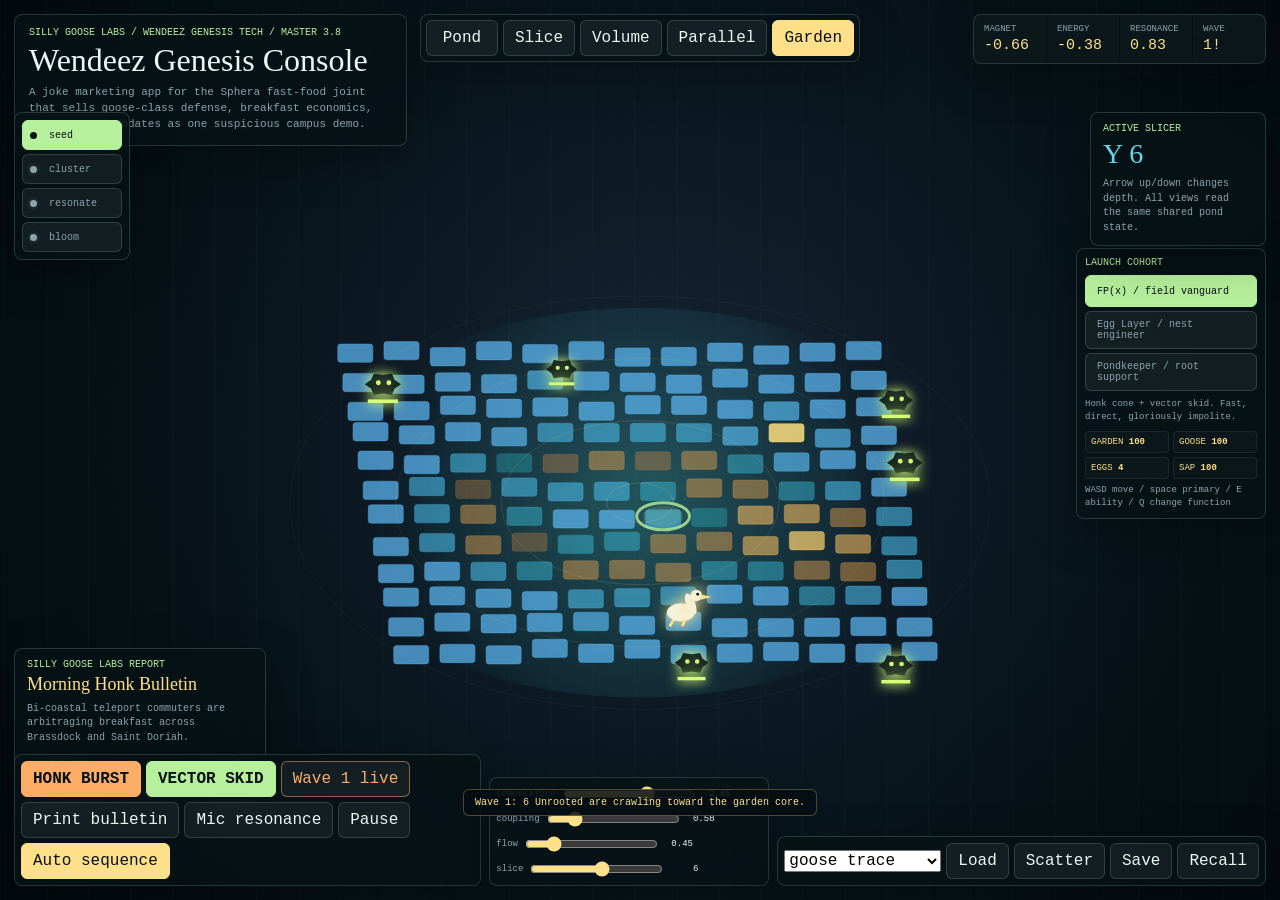
<file: active/modules/goose/grok.master.3.8.html>
<!DOCTYPE html>
<html lang="en">
<head>
<meta charset="UTF-8">
<meta name="viewport" content="width=device-width, initial-scale=1.0, user-scalable=no">
<title>Silly Goose Labs x Wendeez Genesis Console 3.8</title>
<style>
  :root {
    --ink: #eaf8f4;
    --muted: #8ca5ac;
    --line: rgba(179, 231, 221, 0.18);
    --glass: rgba(7, 18, 23, 0.78);
    --glass-strong: rgba(6, 15, 20, 0.94);
    --warm: #ffad66;
    --cool: #66d9e8;
    --lime: #b7f09c;
    --yellow: #ffe08a;
  }

  * { box-sizing: border-box; }

  html, body {
    width: 100%;
    height: 100%;
    margin: 0;
    overflow: hidden;
    color: var(--ink);
    background: #030b0e;
    font-family: "Courier New", monospace;
  }

  body::after {
    content: "";
    position: fixed;
    inset: 0;
    pointer-events: none;
    opacity: 0.18;
    background-image:
      linear-gradient(rgba(255,255,255,0.035) 1px, transparent 1px),
      linear-gradient(90deg, rgba(255,255,255,0.025) 1px, transparent 1px);
    background-size: 36px 36px;
    mix-blend-mode: overlay;
  }

  canvas {
    position: fixed;
    inset: 0;
    width: 100%;
    height: 100%;
    display: block;
  }

  button, input, select { font: inherit; }

  button {
    min-height: 36px;
    border: 1px solid var(--line);
    border-radius: 6px;
    padding: 7px 11px;
    color: var(--ink);
    background: rgba(255,255,255,0.055);
    cursor: pointer;
  }

  button:hover, button:focus-visible {
    border-color: rgba(255, 224, 138, 0.72);
    background: rgba(255, 224, 138, 0.11);
    outline: none;
  }

  button.active {
    color: #061014;
    border-color: var(--yellow);
    background: var(--yellow);
  }

  .chrome {
    position: fixed;
    z-index: 4;
    pointer-events: none;
  }

  .chrome button, .chrome input, .chrome select { pointer-events: auto; }

  #header {
    top: 14px;
    left: 14px;
    right: 14px;
    display: grid;
    grid-template-columns: minmax(210px, 1fr) auto minmax(210px, 1fr);
    align-items: start;
    gap: 12px;
  }

  .panel {
    border: 1px solid var(--line);
    border-radius: 8px;
    background: var(--glass);
    box-shadow: 0 14px 46px rgba(0,0,0,0.28);
    backdrop-filter: blur(14px);
  }

  #identity {
    width: fit-content;
    max-width: 440px;
    padding: 12px 14px;
  }

  .eyebrow {
    margin-bottom: 4px;
    color: var(--lime);
    font-size: 10px;
    text-transform: uppercase;
  }

  h1 {
    margin: 0;
    font-family: Georgia, serif;
    font-size: clamp(20px, 3vw, 32px);
    font-weight: normal;
    letter-spacing: 0;
  }

  #identity p {
    max-width: 55ch;
    margin: 6px 0 0;
    color: var(--muted);
    font-size: 11px;
    line-height: 1.45;
  }

  #viewTabs {
    justify-self: center;
    display: flex;
    gap: 5px;
    padding: 5px;
  }

  #viewTabs button { min-width: 72px; }

  #telemetry {
    justify-self: end;
    display: grid;
    grid-template-columns: repeat(4, minmax(62px, 1fr));
    gap: 1px;
    overflow: hidden;
  }

  .metric {
    min-width: 72px;
    padding: 9px 10px;
    background: rgba(255,255,255,0.025);
  }

  .metric label {
    display: block;
    color: var(--muted);
    font-size: 9px;
    text-transform: uppercase;
  }

  .metric output {
    display: block;
    margin-top: 3px;
    color: var(--yellow);
    font-size: 15px;
  }

  #stageRail {
    top: 112px;
    left: 14px;
    display: grid;
    gap: 4px;
    width: 116px;
    padding: 7px;
  }

  .stage {
    display: grid;
    grid-template-columns: 12px 1fr;
    align-items: center;
    gap: 7px;
    min-height: 30px;
    padding: 5px 7px;
    color: var(--muted);
    font-size: 10px;
    text-align: left;
  }

  .stage-dot {
    width: 7px;
    height: 7px;
    border-radius: 50%;
    background: currentColor;
    box-shadow: 0 0 0 3px rgba(255,255,255,0.035);
  }

  .stage.active {
    color: #071114;
    background: var(--lime);
    border-color: var(--lime);
  }

  #sliceReadout {
    top: 112px;
    right: 14px;
    width: 176px;
    padding: 10px 12px;
  }

  #sliceReadout .slice-value {
    margin: 4px 0 7px;
    color: var(--cool);
    font-family: Georgia, serif;
    font-size: 28px;
  }

  #sliceReadout p {
    margin: 0;
    color: var(--muted);
    font-size: 10px;
    line-height: 1.45;
  }

  #classDeck {
    top: 248px;
    right: 14px;
    width: 190px;
    padding: 8px;
  }

  #classDeck .class-buttons {
    display: grid;
    gap: 4px;
    margin: 7px 0;
  }

  #classDeck button {
    min-height: 32px;
    color: var(--muted);
    font-size: 10px;
    text-align: left;
  }

  #classDeck button.active {
    color: #061014;
    background: var(--lime);
    border-color: var(--lime);
  }

  #classDeck p {
    margin: 5px 0 0;
    color: var(--muted);
    font-size: 9px;
    line-height: 1.45;
  }

  .battle-stats {
    display: grid;
    grid-template-columns: repeat(2, 1fr);
    gap: 4px;
    margin-top: 7px;
  }

  .battle-stats span {
    padding: 5px;
    border: 1px solid rgba(255,255,255,0.07);
    border-radius: 4px;
    color: var(--yellow);
    background: rgba(255,255,255,0.025);
    font-size: 9px;
  }

  #labBrief {
    left: 14px;
    bottom: 82px;
    width: 252px;
    padding: 10px 12px;
  }

  #labBrief .report-title {
    color: var(--yellow);
    font-family: Georgia, serif;
    font-size: 18px;
  }

  #labBrief p {
    margin: 7px 0 0;
    color: var(--muted);
    font-size: 10px;
    line-height: 1.45;
  }

  .ticker {
    display: grid;
    gap: 4px;
    margin-top: 9px;
  }

  .ticker div {
    display: flex;
    justify-content: space-between;
    gap: 8px;
    border-top: 1px solid rgba(255,255,255,0.07);
    padding-top: 4px;
    color: var(--muted);
    font-size: 9px;
  }

  .ticker b {
    color: var(--lime);
    font-weight: 500;
  }

  #dock {
    left: 14px;
    right: 14px;
    bottom: 14px;
    display: grid;
    grid-template-columns: auto minmax(280px, 1fr) auto;
    gap: 8px;
    align-items: end;
  }

  .dock-group {
    display: flex;
    flex-wrap: wrap;
    align-items: center;
    gap: 5px;
    min-height: 48px;
    padding: 6px;
  }

  #honkBtn {
    min-width: 104px;
    color: #071114;
    border-color: var(--warm);
    background: var(--warm);
    font-weight: bold;
  }

  #abilityBtn {
    color: #061014;
    border-color: var(--lime);
    background: var(--lime);
    font-weight: bold;
  }

  #waveBtn {
    color: var(--warm);
    border-color: rgba(255,173,102,0.5);
  }

  #micBtn.live {
    color: #061014;
    background: var(--cool);
    animation: breathe 0.9s ease-in-out infinite alternate;
  }

  @keyframes breathe {
    to { box-shadow: 0 0 20px rgba(102,217,232,0.48); }
  }

  .slider {
    display: grid;
    grid-template-columns: auto minmax(58px, 1fr) 32px;
    align-items: center;
    gap: 5px;
    min-width: 132px;
    color: var(--muted);
    font-size: 9px;
  }

  input[type="range"] {
    width: 100%;
    accent-color: var(--yellow);
  }

  .slider output { color: var(--ink); text-align: right; }

  #message {
    position: fixed;
    left: 50%;
    bottom: 84px;
    z-index: 5;
    max-width: min(640px, calc(100vw - 28px));
    transform: translateX(-50%);
    border: 1px solid rgba(255,224,138,0.28);
    border-radius: 6px;
    padding: 7px 11px;
    color: var(--yellow);
    background: rgba(5,14,18,0.86);
    font-size: 10px;
    pointer-events: none;
    opacity: 0;
    transition: opacity 180ms ease;
  }

  #message.show { opacity: 1; }

  @media (max-width: 880px) {
    #header {
      grid-template-columns: 1fr auto;
    }
    #identity p { display: none; }
    #viewTabs {
      grid-column: 1 / -1;
      grid-row: 2;
      justify-self: stretch;
    }
    #viewTabs button { flex: 1; min-width: 0; }
    #telemetry { grid-template-columns: repeat(3, 1fr); }
    #stageRail { top: 150px; }
    #sliceReadout { top: 150px; }
    #classDeck { display: none; }
    #labBrief { display: none; }
    #dock {
      grid-template-columns: 1fr;
      max-height: 31vh;
      overflow: auto;
    }
    .dock-group { justify-content: center; }
    #message { bottom: 176px; }
  }

  @media (max-width: 560px) {
    #header { left: 8px; right: 8px; top: 8px; }
    #identity { padding: 9px 10px; }
    h1 { font-size: 19px; }
    #telemetry .metric { min-width: 44px; padding: 7px 5px; }
    #stageRail { display: none; }
    #sliceReadout {
      top: 122px;
      right: 8px;
      width: 132px;
      padding: 8px;
    }
    #sliceReadout p { display: none; }
    #dock { left: 8px; right: 8px; bottom: 8px; }
  }
</style>
</head>
<body>
<!-- Original Sphera implementation. Wendeez is an in-universe fast-food joint for Silly Goose Labs; no third-party characters, trademarks, media, or external runtime dependencies are used. -->
<canvas id="pond"></canvas>

<header id="header" class="chrome">
  <section id="identity" class="panel">
    <div class="eyebrow">Silly Goose Labs / Wendeez genesis tech / master 3.8</div>
    <h1>Wendeez Genesis Console</h1>
    <p>A joke marketing app for the Sphera fast-food joint that sells goose-class defense, breakfast economics, and universe updates as one suspicious campus demo.</p>
  </section>

  <nav id="viewTabs" class="panel" aria-label="Pond view">
    <button data-view="pond" class="active">Pond</button>
    <button data-view="slice">Slice</button>
    <button data-view="volume">Volume</button>
    <button data-view="parallel">Parallel</button>
    <button data-view="garden">Garden</button>
  </nav>

  <section id="telemetry" class="panel">
    <div class="metric"><label>magnet</label><output id="magOut">0.00</output></div>
    <div class="metric"><label>energy</label><output id="energyOut">0.00</output></div>
    <div class="metric"><label>resonance</label><output id="resOut">0.00</output></div>
    <div class="metric"><label>wave</label><output id="waveOut">0</output></div>
  </section>
</header>

<aside id="stageRail" class="chrome panel" aria-label="Pond sequence">
  <button class="stage active" data-stage="0"><span class="stage-dot"></span>seed</button>
  <button class="stage" data-stage="1"><span class="stage-dot"></span>cluster</button>
  <button class="stage" data-stage="2"><span class="stage-dot"></span>resonate</button>
  <button class="stage" data-stage="3"><span class="stage-dot"></span>bloom</button>
</aside>

<aside id="classDeck" class="chrome panel">
  <div class="eyebrow">Launch cohort</div>
  <div class="class-buttons">
    <button data-class="fpx" class="active">FP(x) / field vanguard</button>
    <button data-class="layer">Egg Layer / nest engineer</button>
    <button data-class="keeper">Pondkeeper / root support</button>
  </div>
  <p id="classReadout">Honk cone + vector skid. Fast, direct, gloriously impolite.</p>
  <div class="battle-stats">
    <span>GARDEN <b id="gardenOut">100</b></span>
    <span>GOOSE <b id="healthOut">100</b></span>
    <span>EGGS <b id="eggOut">4</b></span>
    <span>SAP <b id="sapOut">100</b></span>
  </div>
  <p>WASD move / space primary / E ability / Q change function</p>
</aside>

<aside id="labBrief" class="chrome panel">
  <div class="eyebrow">Silly Goose Labs report</div>
  <div class="report-title">Morning Honk Bulletin</div>
  <p id="briefLine">Wendeez parking lot rune weather is moist, profitable, and only mostly supervised.</p>
  <div class="ticker">
    <div><span>GOOSE GLOBE</span><b id="globeOut">stable-ish</b></div>
    <div><span>TELEPORT TOLLS</span><b id="tollOut">+14%</b></div>
    <div><span>MENU VOLATILITY</span><b id="menuOut">crispy</b></div>
  </div>
</aside>

<aside id="sliceReadout" class="chrome panel">
  <div class="eyebrow">Active slicer</div>
  <div class="slice-value">Y <span id="sliceOut">6</span></div>
  <p>Arrow up/down changes depth. All views read the same shared pond state.</p>
</aside>

<footer id="dock" class="chrome">
  <section class="dock-group panel">
    <button id="honkBtn">HONK BURST</button>
    <button id="abilityBtn">VECTOR SKID</button>
    <button id="waveBtn">Call Unrooted</button>
    <button id="briefBtn">Print bulletin</button>
    <button id="micBtn">Mic resonance</button>
    <button id="pauseBtn">Pause</button>
    <button id="autoBtn" class="active">Auto sequence</button>
  </section>

  <section class="dock-group panel">
    <label class="slider">temperature <input id="tempInput" type="range" min="0.15" max="4" step="0.01" value="1.25"><output id="tempOut">1.25</output></label>
    <label class="slider">coupling <input id="couplingInput" type="range" min="0.2" max="2.4" step="0.01" value="1.00"><output id="couplingOut">1.00</output></label>
    <label class="slider">flow <input id="flowInput" type="range" min="0" max="2.5" step="0.01" value="0.85"><output id="flowOut">0.85</output></label>
    <label class="slider">slice <input id="sliceInput" type="range" min="0" max="11" step="1" value="6"><output id="sliceDockOut">6</output></label>
  </section>

  <section class="dock-group panel">
    <select id="presetSelect" aria-label="Pond preset">
      <option value="goose_trace">goose trace</option>
      <option value="frozen_pond">frozen pond</option>
      <option value="harmonic_glide">harmonic glide</option>
      <option value="storm_cell">storm cell</option>
    </select>
    <button id="loadPresetBtn">Load</button>
    <button id="scatterBtn">Scatter</button>
    <button id="saveBtn">Save</button>
    <button id="recallBtn">Recall</button>
  </section>
</footer>

<div id="message"></div>

<script>
(() => {
  "use strict";

  const canvas = document.getElementById("pond");
  const ctx = canvas.getContext("2d", { alpha: false });
  const SIZE = 12;
  const COUNT = SIZE * SIZE * SIZE;
  const TAU = Math.PI * 2;
  const STORAGE_KEY = "sphera.wendeez.genesis.3.8";
  const stages = [
    { name: "seed", temp: 2.65, coupling: 0.58, flow: 0.45, steps: 6, field: 0.00, message: "Seed state: independent spins feel out the pond." },
    { name: "cluster", temp: 1.55, coupling: 1.05, flow: 0.72, steps: 10, field: 0.02, message: "Cluster state: fellow colors find one another." },
    { name: "resonate", temp: 0.96, coupling: 1.34, flow: 1.18, steps: 14, field: 0.08, message: "Resonant state: slices begin to agree across depth." },
    { name: "bloom", temp: 0.58, coupling: 1.68, flow: 1.52, steps: 18, field: 0.14, message: "Bloom state: the pond holds a coherent memory." }
  ];
  const gooseClasses = {
    fpx: {
      name: "FP(x) / field vanguard",
      primary: "HONK BURST",
      ability: "VECTOR SKID",
      readout: "Honk cone + vector skid. Fast, direct, gloriously impolite.",
      color: "#ffe08a"
    },
    layer: {
      name: "Egg Layer / nest engineer",
      primary: "LAY RESONANT EGG",
      ability: "HATCH CASCADE",
      readout: "Builds singing egg-nests that stabilize the pond and peck the Unrooted.",
      color: "#ffad66"
    },
    keeper: {
      name: "Pondkeeper / root support",
      primary: "PLANT REED WALL",
      ability: "FLOOD BLOOM",
      readout: "Grows living barriers, restores the garden, and turns blight into bloom.",
      color: "#b7f09c"
    }
  };
  const labBulletins = [
    {
      line: "Wendeez parking lot rune weather is moist, profitable, and only mostly supervised.",
      globe: "stable-ish",
      toll: "+14%",
      menu: "crispy"
    },
    {
      line: "Bi-coastal teleport commuters are arbitraging breakfast across Brassdock and Saint Doriah.",
      globe: "commuting",
      toll: "+22%",
      menu: "surging"
    },
    {
      line: "Silly Goose Labs confirms that every egg is a tiny press release with calcium.",
      globe: "recursive",
      toll: "-3%",
      menu: "eggy"
    },
    {
      line: "The Unrooted deny allegations that they are funded by hostile coupon liquidity.",
      globe: "spicy",
      toll: "+9%",
      menu: "volatile"
    },
    {
      line: "Tonight's Wendeez heist window opens when the drive-thru speaker starts speaking in runes.",
      globe: "open",
      toll: "bypassed",
      menu: "forbidden"
    }
  ];

  const spins = new Int8Array(COUNT);
  const nextSpins = new Int8Array(COUNT);
  const phase = new Float32Array(COUNT);
  const pressure = new Float32Array(COUNT);
  const activity = new Float32Array(COUNT);
  const screenPoints = new Array(COUNT);
  let W = 1;
  let H = 1;
  let DPR = 1;
  let view = "pond";
  let stage = 0;
  let autoSequence = true;
  let running = true;
  let elapsed = 0;
  let stageElapsed = 0;
  let impulse = 0;
  let micEnergy = 0;
  let micLive = false;
  let audioContext = null;
  let analyser = null;
  let micStream = null;
  let fftData = null;
  let lastFrame = performance.now();
  let lastTelemetry = 0;
  let messageTimer = 0;
  let magnetization = 0;
  let meanEnergy = 0;
  let resonance = 0;
  let orbit = 0.45;
  let orbitTarget = orbit;
  let dragging = false;
  let lastPointerX = 0;
  const keys = new Set();
  const enemies = [];
  const eggs = [];
  const reeds = [];
  const battleBursts = [];
  const player = { x: 6, z: 9.5, dx: 0, dz: -1, health: 100, eggs: 4, sap: 100, classKey: "fpx", primaryCd: 0, abilityCd: 0, invuln: 0 };
  let wave = 0;
  let gardenHealth = 100;
  let waveLive = false;
  let waveClearTimer = 0;

  const ui = {
    mag: document.getElementById("magOut"),
    energy: document.getElementById("energyOut"),
    res: document.getElementById("resOut"),
    wave: document.getElementById("waveOut"),
    garden: document.getElementById("gardenOut"),
    health: document.getElementById("healthOut"),
    eggs: document.getElementById("eggOut"),
    sap: document.getElementById("sapOut"),
    classReadout: document.getElementById("classReadout"),
    briefLine: document.getElementById("briefLine"),
    globe: document.getElementById("globeOut"),
    toll: document.getElementById("tollOut"),
    menu: document.getElementById("menuOut"),
    primary: document.getElementById("honkBtn"),
    ability: document.getElementById("abilityBtn"),
    waveBtn: document.getElementById("waveBtn"),
    briefBtn: document.getElementById("briefBtn"),
    temp: document.getElementById("tempInput"),
    coupling: document.getElementById("couplingInput"),
    flow: document.getElementById("flowInput"),
    slice: document.getElementById("sliceInput"),
    tempOut: document.getElementById("tempOut"),
    couplingOut: document.getElementById("couplingOut"),
    flowOut: document.getElementById("flowOut"),
    sliceOut: document.getElementById("sliceOut"),
    sliceDockOut: document.getElementById("sliceDockOut"),
    message: document.getElementById("message"),
    mic: document.getElementById("micBtn"),
    pause: document.getElementById("pauseBtn"),
    auto: document.getElementById("autoBtn"),
    preset: document.getElementById("presetSelect")
  };

  function id(x, y, z) {
    return ((x + SIZE) % SIZE) * SIZE * SIZE + ((y + SIZE) % SIZE) * SIZE + ((z + SIZE) % SIZE);
  }

  function coords(index) {
    const x = Math.floor(index / (SIZE * SIZE));
    const rest = index % (SIZE * SIZE);
    return [x, Math.floor(rest / SIZE), rest % SIZE];
  }

  function clamp(value, min, max) {
    return Math.max(min, Math.min(max, value));
  }

  function hashNoise(x, y, z, seed = 0) {
    const n = Math.sin(x * 127.1 + y * 311.7 + z * 74.7 + seed * 19.19) * 43758.5453;
    return n - Math.floor(n);
  }

  function initArrays() {
    for (let i = 0; i < COUNT; i++) {
      const [x, y, z] = coords(i);
      spins[i] = hashNoise(x, y, z, 3) > 0.5 ? 1 : -1;
      phase[i] = hashNoise(x, y, z, 7) * TAU;
      pressure[i] = 0;
      activity[i] = 0;
    }
  }

  function preset(name) {
    for (let i = 0; i < COUNT; i++) {
      const [x, y, z] = coords(i);
      const nx = (x - SIZE / 2) / SIZE;
      const ny = (y - SIZE / 2) / SIZE;
      const nz = (z - SIZE / 2) / SIZE;
      let value = 0;

      if (name === "frozen_pond") value = 1;
      if (name === "harmonic_glide") value = Math.sin(x * 0.72) + Math.cos(y * 0.62) + Math.sin(z * 0.84);
      if (name === "storm_cell") value = Math.sin((nx * nx + nz * nz) * 72 - y * 0.9) + hashNoise(x, y, z, 11) - 0.35;
      if (name === "goose_trace") {
        const body = ((nx + 0.08) * (nx + 0.08)) / 0.095 + ((nz + 0.02) * (nz + 0.02)) / 0.038 < 1;
        const neck = nx > 0.09 && nx < 0.28 && Math.abs(nz - (nx - 0.09) * 0.35) < 0.07;
        const head = (nx - 0.29) * (nx - 0.29) + (nz - 0.08) * (nz - 0.08) < 0.012;
        const wing = ((nx + 0.10) * (nx + 0.10)) / 0.036 + ((nz + 0.02) * (nz + 0.02)) / 0.014 < 1;
        value = (body || neck || head) && !wing ? 1 : -1;
        value += Math.sin(y * 0.8 + x * 0.3) * 0.15;
      }

      spins[i] = value >= 0 ? 1 : -1;
      pressure[i] = 0;
      activity[i] = 0;
    }
    showMessage(`${name.replaceAll("_", " ")} loaded into every POV.`);
  }

  function scatter() {
    for (let i = 0; i < COUNT; i++) {
      spins[i] = Math.random() > 0.5 ? 1 : -1;
      activity[i] = 1;
    }
    showMessage("Pond scattered. Same state, four readings.");
  }

  function neighborSum(x, y, z) {
    return spins[id(x + 1, y, z)] + spins[id(x - 1, y, z)] +
      spins[id(x, y + 1, z)] + spins[id(x, y - 1, z)] +
      spins[id(x, y, z + 1)] + spins[id(x, y, z - 1)];
  }

  function mutateField(cx, cz, radius, spin, force = 1) {
    const sliceY = Number(ui.slice.value);
    for (let z = 0; z < SIZE; z++) {
      for (let x = 0; x < SIZE; x++) {
        const d = Math.hypot(x - cx, z - cz);
        if (d > radius) continue;
        for (let y = Math.max(0, sliceY - 1); y <= Math.min(SIZE - 1, sliceY + 1); y++) {
          const index = id(x, y, z);
          if (Math.random() < force * (1 - d / (radius + 0.01))) spins[index] = spin;
          activity[index] = 1;
          pressure[index] = Math.max(pressure[index], force * 0.8);
        }
      }
    }
  }

  function addBurst(x, z, color, maxRadius = 3) {
    battleBursts.push({ x, z, color, radius: 0.2, maxRadius, alpha: 1 });
  }

  function setClass(classKey) {
    if (!gooseClasses[classKey]) return;
    player.classKey = classKey;
    const config = gooseClasses[classKey];
    document.querySelectorAll("[data-class]").forEach(button => button.classList.toggle("active", button.dataset.class === classKey));
    ui.primary.textContent = config.primary;
    ui.ability.textContent = config.ability;
    ui.classReadout.textContent = config.readout;
    showMessage(`${config.name} online.`);
  }

  function spawnWave() {
    if (waveLive) {
      showMessage("The current Unrooted wave is still in the pond.");
      return;
    }
    wave++;
    waveLive = true;
    waveClearTimer = 0;
    const count = 4 + wave * 2;
    for (let i = 0; i < count; i++) {
      const side = Math.floor(Math.random() * 4);
      const along = 0.6 + Math.random() * (SIZE - 1.2);
      const x = side === 0 ? 0.15 : side === 1 ? SIZE - 0.15 : along;
      const z = side === 2 ? 0.15 : side === 3 ? SIZE - 0.15 : along;
      const brute = wave > 1 && i % 5 === 0;
      enemies.push({
        x, z,
        health: brute ? 72 + wave * 8 : 30 + wave * 5,
        maxHealth: brute ? 72 + wave * 8 : 30 + wave * 5,
        speed: brute ? 0.34 : 0.52 + wave * 0.018,
        damage: brute ? 13 : 6,
        attackCd: Math.random(),
        wobble: Math.random() * TAU,
        brute
      });
    }
    ui.waveBtn.textContent = `Wave ${wave} live`;
    showMessage(`Wave ${wave}: ${count} Unrooted are crawling toward the garden core.`);
  }

  function hurtEnemy(enemy, amount, pushX = 0, pushZ = 0) {
    if (enemy.health <= 0) return;
    enemy.health -= amount;
    enemy.x = clamp(enemy.x + pushX, 0, SIZE - 0.01);
    enemy.z = clamp(enemy.z + pushZ, 0, SIZE - 0.01);
    if (enemy.health <= 0) {
      player.sap = clamp(player.sap + (enemy.brute ? 15 : 7), 0, 100);
      if (Math.random() < 0.18) player.eggs = clamp(player.eggs + 1, 0, 6);
      addBurst(enemy.x, enemy.z, "#b7f09c", enemy.brute ? 2.8 : 1.8);
      mutateField(enemy.x, enemy.z, enemy.brute ? 2.2 : 1.4, 1, 0.9);
    }
  }

  function primaryAction() {
    if (player.primaryCd > 0 || !running) return;
    const role = player.classKey;
    if (role === "fpx") {
      player.primaryCd = 0.48;
      impulse = 1;
      for (const enemy of enemies) {
        const ex = enemy.x - player.x;
        const ez = enemy.z - player.z;
        const dist = Math.hypot(ex, ez) || 1;
        const facing = (ex * player.dx + ez * player.dz) / dist;
        if (dist < 4.6 && facing > 0.1) hurtEnemy(enemy, 25, ex / dist * 0.7, ez / dist * 0.7);
      }
      mutateField(player.x + player.dx * 2, player.z + player.dz * 2, 3.2, 1, 0.9);
      addBurst(player.x, player.z, gooseClasses.fpx.color, 4.4);
      playHonk();
      showMessage("FP(x) honk vector propagated through the active slice.");
    }
    if (role === "layer") {
      if (player.eggs < 1) return showMessage("No resonant eggs ready yet.");
      player.primaryCd = 0.6;
      player.eggs -= 1;
      eggs.push({ x: player.x, z: player.z, pulse: 0.35, age: 0, health: 42 });
      mutateField(player.x, player.z, 1.4, 1, 1);
      addBurst(player.x, player.z, gooseClasses.layer.color, 1.8);
      showMessage("Resonant egg nested. It will sing at nearby Unrooted.");
    }
    if (role === "keeper") {
      if (player.sap < 24) return showMessage("The Pondkeeper needs more sap.");
      player.primaryCd = 0.7;
      player.sap -= 24;
      const px = -player.dz;
      const pz = player.dx;
      for (let n = -1; n <= 1; n++) {
        reeds.push({
          x: clamp(player.x + player.dx * 1.2 + px * n * 0.7, 0, SIZE - 0.01),
          z: clamp(player.z + player.dz * 1.2 + pz * n * 0.7, 0, SIZE - 0.01),
          health: 55,
          age: 0
        });
      }
      mutateField(player.x + player.dx, player.z + player.dz, 2.3, 1, 0.95);
      showMessage("Reed wall rooted into the field.");
    }
    updateBattleHud();
  }

  function specialAction() {
    if (player.abilityCd > 0 || !running) return;
    const role = player.classKey;
    if (role === "fpx") {
      player.abilityCd = 4.5;
      player.x = clamp(player.x + player.dx * 3.1, 0.3, SIZE - 0.3);
      player.z = clamp(player.z + player.dz * 3.1, 0.3, SIZE - 0.3);
      for (const enemy of enemies) {
        const d = Math.hypot(enemy.x - player.x, enemy.z - player.z);
        if (d < 2.8) hurtEnemy(enemy, 34, (enemy.x - player.x) * 0.35, (enemy.z - player.z) * 0.35);
      }
      mutateField(player.x, player.z, 3.1, 1, 1);
      addBurst(player.x, player.z, "#ffffff", 3.5);
      showMessage("Vector skid completed. The goose has violated local geometry.");
    }
    if (role === "layer") {
      if (!eggs.length) return showMessage("Lay resonant eggs before calling a hatch cascade.");
      player.abilityCd = 6;
      for (const egg of eggs) {
        for (const enemy of enemies) {
          const d = Math.hypot(enemy.x - egg.x, enemy.z - egg.z);
          if (d < 4.2) hurtEnemy(enemy, 38 * (1 - d / 5));
        }
        mutateField(egg.x, egg.z, 3, 1, 1);
        addBurst(egg.x, egg.z, gooseClasses.layer.color, 4);
      }
      eggs.length = 0;
      player.eggs = clamp(player.eggs + 1, 0, 6);
      showMessage("Hatch cascade: every nest became a temporary gosling singularity.");
    }
    if (role === "keeper") {
      if (player.sap < 55) return showMessage("Flood bloom needs 55 sap.");
      player.abilityCd = 8;
      player.sap -= 55;
      gardenHealth = clamp(gardenHealth + 24, 0, 100);
      player.health = clamp(player.health + 32, 0, 100);
      for (const enemy of enemies) hurtEnemy(enemy, 16);
      mutateField(SIZE / 2, SIZE / 2, SIZE, 1, 0.72);
      addBurst(SIZE / 2, SIZE / 2, gooseClasses.keeper.color, 8);
      showMessage("Flood bloom restored the garden and washed through every POV.");
    }
    updateBattleHud();
  }

  function updateBattleHud() {
    ui.wave.textContent = waveLive ? `${wave}!` : wave;
    ui.garden.textContent = Math.ceil(gardenHealth);
    ui.health.textContent = Math.ceil(player.health);
    ui.eggs.textContent = Math.floor(player.eggs);
    ui.sap.textContent = Math.floor(player.sap);
    ui.primary.style.opacity = player.primaryCd > 0 ? 0.55 : 1;
    ui.ability.style.opacity = player.abilityCd > 0 ? 0.55 : 1;
  }

  function updateLabBrief(seed = Math.floor(elapsed / 9) + wave + stage) {
    const bulletin = labBulletins[Math.abs(seed) % labBulletins.length];
    ui.briefLine.textContent = bulletin.line;
    ui.globe.textContent = bulletin.globe;
    ui.toll.textContent = waveLive ? `wave ${wave}` : bulletin.toll;
    ui.menu.textContent = gardenHealth < 42 ? "panic fries" : bulletin.menu;
  }

  function printBulletin() {
    updateLabBrief(Math.floor(Math.random() * 999) + wave * 7);
    showMessage(`Silly Goose Labs printed a Wendeez universe update: ${ui.briefLine.textContent}`);
  }

  function battleStep(dt) {
    player.primaryCd = Math.max(0, player.primaryCd - dt);
    player.abilityCd = Math.max(0, player.abilityCd - dt);
    player.invuln = Math.max(0, player.invuln - dt);
    player.sap = clamp(player.sap + dt * 2.2, 0, 100);
    player.eggs = clamp(player.eggs + dt * 0.035, 0, 6);

    let mx = (keys.has("KeyD") ? 1 : 0) - (keys.has("KeyA") ? 1 : 0);
    let mz = (keys.has("KeyS") ? 1 : 0) - (keys.has("KeyW") ? 1 : 0);
    const moveLength = Math.hypot(mx, mz);
    if (moveLength > 0) {
      mx /= moveLength;
      mz /= moveLength;
      player.dx = mx;
      player.dz = mz;
      const speed = player.classKey === "fpx" ? 2.65 : player.classKey === "layer" ? 2.0 : 1.75;
      player.x = clamp(player.x + mx * speed * dt, 0.25, SIZE - 0.25);
      player.z = clamp(player.z + mz * speed * dt, 0.25, SIZE - 0.25);
      mutateField(player.x, player.z, 0.9, 1, 0.18);
    }

    for (const egg of eggs) {
      egg.age += dt;
      egg.pulse -= dt;
      if (egg.pulse <= 0) {
        egg.pulse = 1.2;
        let target = null;
        let targetDist = 4.2;
        for (const enemy of enemies) {
          const d = Math.hypot(enemy.x - egg.x, enemy.z - egg.z);
          if (d < targetDist) { target = enemy; targetDist = d; }
        }
        if (target) hurtEnemy(target, 11);
        gardenHealth = clamp(gardenHealth + 0.35, 0, 100);
        mutateField(egg.x, egg.z, 1.8, 1, 0.5);
        addBurst(egg.x, egg.z, gooseClasses.layer.color, 2.2);
      }
    }

    for (const reed of reeds) {
      reed.age += dt;
      mutateField(reed.x, reed.z, 0.7, 1, 0.08);
    }

    for (const enemy of enemies) {
      enemy.attackCd -= dt;
      enemy.wobble += dt * (enemy.brute ? 2 : 4);
      let tx = SIZE / 2;
      let tz = SIZE / 2;
      const playerDist = Math.hypot(player.x - enemy.x, player.z - enemy.z);
      if (playerDist < 3.1) { tx = player.x; tz = player.z; }
      let vx = tx - enemy.x;
      let vz = tz - enemy.z;
      const dist = Math.hypot(vx, vz) || 1;
      vx /= dist;
      vz /= dist;
      let slow = 1;
      for (const reed of reeds) {
        const rd = Math.hypot(reed.x - enemy.x, reed.z - enemy.z);
        if (rd < 0.75) {
          slow = 0.18;
          if (enemy.attackCd <= 0) {
            reed.health -= enemy.damage;
            enemy.attackCd = 0.75;
          }
        }
      }
      enemy.x = clamp(enemy.x + vx * enemy.speed * slow * dt, 0, SIZE - 0.01);
      enemy.z = clamp(enemy.z + vz * enemy.speed * slow * dt, 0, SIZE - 0.01);
      mutateField(enemy.x, enemy.z, enemy.brute ? 1.2 : 0.72, -1, 0.14);

      if (playerDist < 0.72 && enemy.attackCd <= 0 && player.invuln <= 0) {
        player.health -= enemy.damage;
        player.invuln = 0.55;
        enemy.attackCd = 0.8;
        addBurst(player.x, player.z, "#ff6b5f", 1.4);
      }
      if (Math.hypot(enemy.x - SIZE / 2, enemy.z - SIZE / 2) < 0.72 && enemy.attackCd <= 0) {
        gardenHealth -= enemy.damage * 0.65;
        enemy.attackCd = 0.9;
        addBurst(SIZE / 2, SIZE / 2, "#ff6b5f", 1.7);
      }
    }

    for (let i = enemies.length - 1; i >= 0; i--) if (enemies[i].health <= 0) enemies.splice(i, 1);
    for (let i = reeds.length - 1; i >= 0; i--) if (reeds[i].health <= 0 || reeds[i].age > 38) reeds.splice(i, 1);
    for (let i = battleBursts.length - 1; i >= 0; i--) {
      battleBursts[i].radius += dt * 4.2;
      battleBursts[i].alpha -= dt * 0.72;
      if (battleBursts[i].alpha <= 0 || battleBursts[i].radius > battleBursts[i].maxRadius) battleBursts.splice(i, 1);
    }

    if (waveLive && enemies.length === 0) {
      waveClearTimer += dt;
      if (waveClearTimer > 0.8) {
        waveLive = false;
        gardenHealth = clamp(gardenHealth + 8, 0, 100);
        player.eggs = clamp(player.eggs + 1, 0, 6);
        ui.waveBtn.textContent = "Call Unrooted";
        showMessage(`Wave ${wave} composted. Garden restored; one egg recovered.`);
      }
    }
    if (player.health <= 0) {
      player.health = 100;
      player.x = 6;
      player.z = 9.5;
      gardenHealth = clamp(gardenHealth - 12, 0, 100);
      showMessage("Goose reconstituted at the garden core. The pond remembers.");
    }
    if (gardenHealth <= 0) {
      gardenHealth = 100;
      enemies.length = 0;
      eggs.length = 0;
      reeds.length = 0;
      waveLive = false;
      wave = 0;
      scatter();
      showMessage("The garden fell, scattered, and began again.");
    }
    updateBattleHud();
  }

  function simulationStep(dt) {
    const config = stages[stage];
    const temperature = Number(ui.temp.value) + micEnergy * 1.6 + impulse * 0.45;
    const coupling = Number(ui.coupling.value);
    const steps = Math.max(2, Math.floor(config.steps + Number(ui.flow.value) * 5 + micEnergy * 18));
    const externalField = config.field + micEnergy * 0.12 + impulse * 0.2;

    for (let n = 0; n < steps; n++) {
      const index = Math.floor(Math.random() * COUNT);
      const [x, y, z] = coords(index);
      const sum = neighborSum(x, y, z);
      const dE = 2 * spins[index] * (sum * coupling + externalField);
      if (dE <= 0 || Math.random() < Math.exp(-dE / Math.max(0.08, temperature))) {
        spins[index] *= -1;
        activity[index] = 1;
        pressure[index] = clamp(Math.abs(sum) / 6, 0, 1);
      }
    }

    const drift = Number(ui.flow.value) * dt;
    for (let i = 0; i < COUNT; i++) {
      activity[i] *= Math.pow(0.025, dt);
      pressure[i] += (Math.abs(neighborSum(...coords(i))) / 6 - pressure[i]) * dt * 1.8;
      phase[i] += drift * (0.45 + pressure[i] * 0.75);
    }
    impulse *= Math.pow(0.045, dt);
  }

  function computeTelemetry() {
    let mag = 0;
    let energy = 0;
    let sliceAgreement = 0;
    const sliceY = Number(ui.slice.value);

    for (let i = 0; i < COUNT; i++) {
      const [x, y, z] = coords(i);
      mag += spins[i];
      energy += -spins[i] * neighborSum(x, y, z) / 12;
      if (y === sliceY) {
        sliceAgreement += spins[i] === spins[id(x, y + 1, z)] ? 1 : -1;
      }
    }

    magnetization = mag / COUNT;
    meanEnergy = energy / COUNT;
    resonance = clamp(Math.abs(sliceAgreement) / (SIZE * SIZE) * 0.65 + Math.abs(magnetization) * 0.35 + micEnergy * 0.2, 0, 1);
    ui.mag.textContent = magnetization.toFixed(2);
    ui.energy.textContent = meanEnergy.toFixed(2);
    ui.res.textContent = resonance.toFixed(2);
    updateLabBrief();
  }

  function resize() {
    DPR = clamp(window.devicePixelRatio || 1, 1, 2);
    W = window.innerWidth;
    H = window.innerHeight;
    canvas.width = Math.floor(W * DPR);
    canvas.height = Math.floor(H * DPR);
    canvas.style.width = `${W}px`;
    canvas.style.height = `${H}px`;
    ctx.setTransform(DPR, 0, 0, DPR, 0, 0);
  }

  function roundedRect(x, y, w, h, r) {
    ctx.beginPath();
    ctx.roundRect(x, y, w, h, r);
  }

  function background() {
    const g = ctx.createRadialGradient(W * 0.52, H * 0.48, 20, W * 0.52, H * 0.48, Math.max(W, H) * 0.7);
    g.addColorStop(0, `hsl(${184 + resonance * 34} 42% ${10 + resonance * 5}%)`);
    g.addColorStop(0.56, "#061217");
    g.addColorStop(1, "#020709");
    ctx.fillStyle = g;
    ctx.fillRect(0, 0, W, H);

    ctx.strokeStyle = "rgba(126, 209, 194, 0.035)";
    ctx.lineWidth = 1;
    const gap = 42;
    for (let x = (elapsed * 6) % gap; x < W; x += gap) {
      ctx.beginPath();
      ctx.moveTo(x, 0);
      ctx.lineTo(x, H);
      ctx.stroke();
    }
  }

  function colorFor(spin, alpha = 1, glow = 0) {
    if (spin > 0) return `hsla(${28 + glow * 18}, ${78 + glow * 18}%, ${58 + glow * 16}%, ${alpha})`;
    return `hsla(${185 + glow * 24}, ${68 + glow * 20}%, ${51 + glow * 18}%, ${alpha})`;
  }

  function pondPoint(x, z, box) {
    const cx = box.x + box.w * 0.5;
    const cy = box.y + box.h * 0.56;
    const radius = Math.min(box.w, box.h) * 0.38;
    const cellW = radius * 2.05 / SIZE;
    const cellH = radius * 1.2 / SIZE;
    return {
      x: cx + (x - (SIZE - 1) / 2) * cellW + (z - SIZE / 2) * cellW * 0.11,
      y: cy + (z - (SIZE - 1) / 2) * cellH,
      scale: clamp(cellW / 24, 0.52, 1.4),
      cellW,
      cellH
    };
  }

  function project3D(x, y, z, box, scale = 1) {
    const cx = box.x + box.w * 0.5;
    const cy = box.y + box.h * 0.52;
    const nx = (x - (SIZE - 1) / 2) / SIZE;
    const ny = (y - (SIZE - 1) / 2) / SIZE;
    const nz = (z - (SIZE - 1) / 2) / SIZE;
    const ca = Math.cos(orbit);
    const sa = Math.sin(orbit);
    const rx = nx * ca - nz * sa;
    const rz = nx * sa + nz * ca;
    const perspective = 1 / (1.35 + rz * 0.5);
    const unit = Math.min(box.w, box.h) * 0.76 * scale;
    return {
      x: cx + rx * unit * perspective,
      y: cy + (ny * -0.78 + rz * 0.30) * unit * perspective,
      depth: rz + ny * 0.15,
      scale: perspective
    };
  }

  function drawGlassPlane(box, yLevel, alpha, hue) {
    const corners = [
      project3D(0, yLevel, 0, box),
      project3D(SIZE - 1, yLevel, 0, box),
      project3D(SIZE - 1, yLevel, SIZE - 1, box),
      project3D(0, yLevel, SIZE - 1, box)
    ];
    ctx.beginPath();
    ctx.moveTo(corners[0].x, corners[0].y);
    for (let i = 1; i < corners.length; i++) ctx.lineTo(corners[i].x, corners[i].y);
    ctx.closePath();
    ctx.fillStyle = `hsla(${hue}, 68%, 58%, ${alpha})`;
    ctx.fill();
    ctx.strokeStyle = `hsla(${hue}, 78%, 74%, ${alpha * 2.6})`;
    ctx.stroke();
  }

  function drawPond(box, label = true) {
    ctx.save();
    ctx.beginPath();
    ctx.rect(box.x, box.y, box.w, box.h);
    ctx.clip();

    const cx = box.x + box.w * 0.5;
    const cy = box.y + box.h * 0.56;
    const radius = Math.min(box.w, box.h) * 0.38;
    const pondGrad = ctx.createRadialGradient(cx, cy, radius * 0.12, cx, cy, radius);
    pondGrad.addColorStop(0, `rgba(67, 191, 181, ${0.18 + resonance * 0.14})`);
    pondGrad.addColorStop(0.72, "rgba(30, 91, 100, 0.22)");
    pondGrad.addColorStop(1, "rgba(8, 28, 34, 0.04)");
    ctx.fillStyle = pondGrad;
    ctx.beginPath();
    ctx.ellipse(cx, cy, radius * 1.22, radius * 0.72, 0, 0, TAU);
    ctx.fill();

    const sliceY = Number(ui.slice.value);
    const cellW = radius * 2.05 / SIZE;
    const cellH = radius * 1.2 / SIZE;
    for (let z = 0; z < SIZE; z++) {
      for (let x = 0; x < SIZE; x++) {
        const index = id(x, sliceY, z);
        const hop = Math.sin(elapsed * 2.6 + phase[index]) * (3 + Number(ui.flow.value) * 2) * (0.35 + pressure[index] * 0.65);
        const px = cx + (x - (SIZE - 1) / 2) * cellW + (z - SIZE / 2) * cellW * 0.11;
        const py = cy + (z - (SIZE - 1) / 2) * cellH + hop;
        const agree = pressure[index];
        ctx.fillStyle = colorFor(spins[index], 0.30 + agree * 0.55, agree);
        ctx.strokeStyle = colorFor(spins[index], 0.15 + agree * 0.28, agree);
        roundedRect(px - cellW * 0.38, py - cellH * 0.34, cellW * 0.76, cellH * 0.68, 3);
        ctx.fill();
        ctx.stroke();
      }
    }

    for (let ring = 0; ring < 4; ring++) {
      const expansion = ((elapsed * 34 + ring * radius * 0.32) % (radius * 1.18));
      ctx.strokeStyle = `rgba(255, 224, 138, ${Math.max(0, 0.18 - expansion / radius * 0.13 + impulse * 0.18)})`;
      ctx.lineWidth = 1;
      ctx.beginPath();
      ctx.ellipse(cx, cy, expansion * 1.22, expansion * 0.72, 0, 0, TAU);
      ctx.stroke();
    }

    if (label) drawPanelLabel(box, "SURFACE POND", `Y=${sliceY} / hopping domains`);
    ctx.restore();
  }

  function drawGooseMarker(point, angle, color) {
    ctx.save();
    ctx.translate(point.x, point.y);
    ctx.rotate(angle);
    ctx.scale(point.scale, point.scale);
    ctx.shadowBlur = 15;
    ctx.shadowColor = color;
    ctx.fillStyle = "#f5f2df";
    ctx.beginPath();
    ctx.ellipse(0, 1, 10, 6.5, 0, 0, TAU);
    ctx.fill();
    ctx.beginPath();
    ctx.ellipse(7, -5, 3.2, 8, -0.38, 0, TAU);
    ctx.fill();
    ctx.beginPath();
    ctx.arc(11, -11, 4.1, 0, TAU);
    ctx.fill();
    ctx.fillStyle = color;
    ctx.beginPath();
    ctx.moveTo(14, -12);
    ctx.lineTo(22, -10);
    ctx.lineTo(14, -8);
    ctx.closePath();
    ctx.fill();
    ctx.fillStyle = "#071114";
    ctx.beginPath();
    ctx.arc(12, -12, 1, 0, TAU);
    ctx.fill();
    ctx.strokeStyle = color;
    ctx.lineWidth = 2;
    ctx.beginPath();
    ctx.moveTo(-5, 6);
    ctx.lineTo(-8, 11);
    ctx.moveTo(3, 6);
    ctx.lineTo(1, 11);
    ctx.stroke();
    ctx.restore();
  }

  function drawEnemyMarker(point, enemy) {
    const pulse = 1 + Math.sin(enemy.wobble) * 0.08;
    ctx.save();
    ctx.translate(point.x, point.y);
    ctx.scale(point.scale * pulse * (enemy.brute ? 1.35 : 1), point.scale * pulse * (enemy.brute ? 1.35 : 1));
    ctx.shadowBlur = 12;
    ctx.shadowColor = "#d5ff77";
    ctx.fillStyle = enemy.brute ? "#17251c" : "#11201d";
    ctx.beginPath();
    for (let i = 0; i < 12; i++) {
      const a = i / 12 * TAU;
      const r = i % 2 ? 9 : 12;
      const x = Math.cos(a) * r;
      const y = Math.sin(a) * r * 0.68;
      if (i === 0) ctx.moveTo(x, y);
      else ctx.lineTo(x, y);
    }
    ctx.closePath();
    ctx.fill();
    ctx.fillStyle = "#d5ff77";
    ctx.beginPath();
    ctx.arc(-3, -1, 1.6, 0, TAU);
    ctx.arc(4, -1, 1.6, 0, TAU);
    ctx.fill();
    ctx.fillStyle = "rgba(3,11,14,0.8)";
    ctx.fillRect(-10, 10, 20, 2.5);
    ctx.fillStyle = enemy.brute ? "#ffad66" : "#d5ff77";
    ctx.fillRect(-10, 10, 20 * clamp(enemy.health / enemy.maxHealth, 0, 1), 2.5);
    ctx.restore();
  }

  function drawGarden(box, label = true) {
    drawPond(box, false);
    ctx.save();
    ctx.beginPath();
    ctx.rect(box.x, box.y, box.w, box.h);
    ctx.clip();

    const core = pondPoint(SIZE / 2, SIZE / 2, box);
    const corePulse = 15 + Math.sin(elapsed * 3) * 3;
    ctx.strokeStyle = `rgba(183,240,156,${0.35 + gardenHealth / 220})`;
    ctx.lineWidth = 3;
    ctx.beginPath();
    ctx.ellipse(core.x, core.y, corePulse * 1.55, corePulse * 0.8, 0, 0, TAU);
    ctx.stroke();
    ctx.fillStyle = "rgba(183,240,156,0.13)";
    ctx.beginPath();
    ctx.ellipse(core.x, core.y, corePulse * 1.2, corePulse * 0.62, 0, 0, TAU);
    ctx.fill();

    for (const reed of reeds) {
      const p = pondPoint(reed.x, reed.z, box);
      ctx.strokeStyle = `rgba(183,240,156,${clamp(reed.health / 55, 0.2, 1)})`;
      ctx.lineWidth = 2.4 * p.scale;
      for (let n = -1; n <= 1; n++) {
        ctx.beginPath();
        ctx.moveTo(p.x + n * 4 * p.scale, p.y + 6 * p.scale);
        ctx.quadraticCurveTo(p.x + n * 7 * p.scale, p.y - 6 * p.scale, p.x + n * 3 * p.scale, p.y - 15 * p.scale);
        ctx.stroke();
      }
    }

    for (const egg of eggs) {
      const p = pondPoint(egg.x, egg.z, box);
      ctx.shadowBlur = 13;
      ctx.shadowColor = gooseClasses.layer.color;
      ctx.fillStyle = "#fff4d8";
      ctx.beginPath();
      ctx.ellipse(p.x, p.y - 4 * p.scale, 6 * p.scale, 8.5 * p.scale, 0, 0, TAU);
      ctx.fill();
      ctx.shadowBlur = 0;
      ctx.strokeStyle = `rgba(255,173,102,${0.35 + Math.sin(egg.age * 6) * 0.2})`;
      ctx.beginPath();
      ctx.ellipse(p.x, p.y, (10 + Math.sin(egg.age * 6) * 2) * p.scale, 5 * p.scale, 0, 0, TAU);
      ctx.stroke();
    }

    for (const enemy of enemies) drawEnemyMarker(pondPoint(enemy.x, enemy.z, box), enemy);
    for (const burst of battleBursts) {
      const p = pondPoint(burst.x, burst.z, box);
      ctx.strokeStyle = burst.color;
      ctx.globalAlpha = clamp(burst.alpha, 0, 1);
      ctx.lineWidth = 2;
      ctx.beginPath();
      ctx.ellipse(p.x, p.y, burst.radius * p.cellW, burst.radius * p.cellH, 0, 0, TAU);
      ctx.stroke();
      ctx.globalAlpha = 1;
    }

    const pp = pondPoint(player.x, player.z, box);
    drawGooseMarker(pp, Math.atan2(player.dz, player.dx) + Math.PI / 2, gooseClasses[player.classKey].color);
    if (player.invuln > 0) {
      ctx.strokeStyle = "rgba(255,255,255,0.72)";
      ctx.beginPath();
      ctx.ellipse(pp.x, pp.y, 18 * pp.scale, 10 * pp.scale, 0, 0, TAU);
      ctx.stroke();
    }

    if (label) drawPanelLabel(box, "GOOSE GARDEN", `${gooseClasses[player.classKey].name} / ${enemies.length} Unrooted remain`);
    ctx.restore();
  }

  function drawSlice(box, label = true) {
    ctx.save();
    ctx.beginPath();
    ctx.rect(box.x, box.y, box.w, box.h);
    ctx.clip();

    const sliceY = Number(ui.slice.value);
    const padding = Math.min(box.w, box.h) * 0.12;
    const side = Math.min(box.w - padding * 2, box.h - padding * 2);
    const ox = box.x + (box.w - side) * 0.5;
    const oy = box.y + (box.h - side) * 0.52;
    const cell = side / SIZE;

    ctx.fillStyle = "rgba(61, 160, 169, 0.08)";
    ctx.strokeStyle = "rgba(123, 218, 213, 0.18)";
    roundedRect(ox - 8, oy - 8, side + 16, side + 16, 8);
    ctx.fill();
    ctx.stroke();

    for (let z = 0; z < SIZE; z++) {
      for (let x = 0; x < SIZE; x++) {
        const index = id(x, sliceY, z);
        const upper = spins[id(x, sliceY + 1, z)];
        const lower = spins[id(x, sliceY - 1, z)];
        const depthAgreement = (upper === spins[index] ? 0.5 : 0) + (lower === spins[index] ? 0.5 : 0);
        const inset = 1.4 + (1 - pressure[index]) * 1.8;
        ctx.fillStyle = colorFor(spins[index], 0.40 + depthAgreement * 0.38, depthAgreement);
        roundedRect(ox + x * cell + inset, oy + z * cell + inset, cell - inset * 2, cell - inset * 2, 3);
        ctx.fill();

        if (activity[index] > 0.08) {
          ctx.strokeStyle = `rgba(255,255,255,${activity[index] * 0.48})`;
          ctx.stroke();
        }
      }
    }

    ctx.strokeStyle = "rgba(255,255,255,0.16)";
    for (let i = 0; i <= SIZE; i++) {
      ctx.beginPath();
      ctx.moveTo(ox + i * cell, oy);
      ctx.lineTo(ox + i * cell, oy + side);
      ctx.stroke();
      ctx.beginPath();
      ctx.moveTo(ox, oy + i * cell);
      ctx.lineTo(ox + side, oy + i * cell);
      ctx.stroke();
    }

    if (label) drawPanelLabel(box, "TRANSLUCENT SLICE", `depth agreement / Y=${sliceY}`);
    ctx.restore();
  }

  function drawVolume(box, label = true) {
    ctx.save();
    ctx.beginPath();
    ctx.rect(box.x, box.y, box.w, box.h);
    ctx.clip();

    const sliceY = Number(ui.slice.value);
    drawGlassPlane(box, sliceY, 0.06, 185);
    drawGlassPlane(box, clamp(sliceY + 2, 0, SIZE - 1), 0.025, 34);

    for (let i = 0; i < COUNT; i++) {
      const [x, y, z] = coords(i);
      screenPoints[i] = { ...project3D(x, y, z, box), index, x, y, z };
    }
    screenPoints.sort((a, b) => a.depth - b.depth);

    for (const point of screenPoints) {
      const nearSlice = Math.abs(point.y - sliceY);
      const visible = nearSlice === 0 || ((point.x + point.y + point.z) % 2 === 0 && nearSlice < 5);
      if (!visible) continue;
      const alpha = nearSlice === 0 ? 0.78 : 0.08 + pressure[point.index] * 0.16;
      const size = clamp(point.scale * (nearSlice === 0 ? 7 : 4.2), 2, 9);
      ctx.fillStyle = colorFor(spins[point.index], alpha, pressure[point.index]);
      roundedRect(point.x - size * 0.5, point.y - size * 0.5, size, size, Math.min(2, size * 0.25));
      ctx.fill();
    }

    const cube = [
      [0,0,0], [SIZE-1,0,0], [SIZE-1,0,SIZE-1], [0,0,SIZE-1],
      [0,SIZE-1,0], [SIZE-1,SIZE-1,0], [SIZE-1,SIZE-1,SIZE-1], [0,SIZE-1,SIZE-1]
    ].map(p => project3D(...p, box));
    const edges = [[0,1],[1,2],[2,3],[3,0],[4,5],[5,6],[6,7],[7,4],[0,4],[1,5],[2,6],[3,7]];
    ctx.strokeStyle = "rgba(164, 233, 220, 0.16)";
    for (const [a,b] of edges) {
      ctx.beginPath();
      ctx.moveTo(cube[a].x, cube[a].y);
      ctx.lineTo(cube[b].x, cube[b].y);
      ctx.stroke();
    }

    if (label) drawPanelLabel(box, "TOROIDAL VOLUME", "shared spins / selected glass plane");
    ctx.restore();
  }

  function drawSpectrum(box, label = true) {
    ctx.save();
    ctx.beginPath();
    ctx.rect(box.x, box.y, box.w, box.h);
    ctx.clip();

    const bars = 24;
    const pad = Math.min(box.w, box.h) * 0.12;
    const baseY = box.y + box.h - pad;
    const barW = (box.w - pad * 2) / bars;
    for (let i = 0; i < bars; i++) {
      const wave = Math.sin(elapsed * 2 + i * 0.55) * 0.5 + 0.5;
      const domain = Math.abs(magnetization) * 0.35 + resonance * 0.55 + micEnergy * wave;
      const h = (box.h - pad * 2) * clamp(domain * (0.45 + wave * 0.65), 0.04, 1);
      const hue = 184 + i / bars * 54 + resonance * 60;
      ctx.fillStyle = `hsla(${hue}, 78%, ${48 + wave * 20}%, ${0.25 + domain * 0.62})`;
      roundedRect(box.x + pad + i * barW + 1, baseY - h, Math.max(2, barW - 3), h, 3);
      ctx.fill();
    }

    ctx.strokeStyle = "rgba(255,224,138,0.52)";
    ctx.beginPath();
    for (let x = 0; x < box.w - pad * 2; x++) {
      const t = x / (box.w - pad * 2);
      const y = box.y + box.h * 0.47 + Math.sin(t * TAU * 3 + elapsed * 2.4) * (12 + resonance * 34) * Math.sin(t * Math.PI);
      if (x === 0) ctx.moveTo(box.x + pad + x, y);
      else ctx.lineTo(box.x + pad + x, y);
    }
    ctx.stroke();

    if (label) drawPanelLabel(box, "RESONANCE POV", "field energy / mic FFT proxy");
    ctx.restore();
  }

  function drawPanelLabel(box, title, sub) {
    const x = box.x + 12;
    const y = box.y + 14;
    ctx.fillStyle = "rgba(3, 11, 14, 0.72)";
    roundedRect(x - 6, y - 9, Math.min(240, box.w - 18), 35, 5);
    ctx.fill();
    ctx.fillStyle = "rgba(234,248,244,0.88)";
    ctx.font = "10px Courier New";
    ctx.fillText(title, x, y);
    ctx.fillStyle = "rgba(140,165,172,0.82)";
    ctx.font = "9px Courier New";
    ctx.fillText(sub, x, y + 14);
  }

  function panelFrame(box) {
    ctx.strokeStyle = "rgba(179,231,221,0.14)";
    ctx.lineWidth = 1;
    roundedRect(box.x + 0.5, box.y + 0.5, box.w - 1, box.h - 1, 8);
    ctx.stroke();
  }

  function render() {
    background();
    const top = W < 880 ? 146 : 104;
    const bottom = W < 880 ? 178 : 84;
    const margin = W < 560 ? 8 : 14;
    const box = { x: margin, y: top, w: W - margin * 2, h: Math.max(140, H - top - bottom) };

    if (view === "pond") drawPond(box);
    if (view === "slice") drawSlice(box);
    if (view === "volume") drawVolume(box);
    if (view === "garden") drawGarden(box);
    if (view === "parallel") {
      const gap = 8;
      const halfW = (box.w - gap) / 2;
      const halfH = (box.h - gap) / 2;
      const boxes = [
        { x: box.x, y: box.y, w: halfW, h: halfH },
        { x: box.x + halfW + gap, y: box.y, w: halfW, h: halfH },
        { x: box.x, y: box.y + halfH + gap, w: halfW, h: halfH },
        { x: box.x + halfW + gap, y: box.y + halfH + gap, w: halfW, h: halfH }
      ];
      drawPond(boxes[0]);
      drawSlice(boxes[1]);
      drawVolume(boxes[2]);
      drawSpectrum(boxes[3]);
      boxes.forEach(panelFrame);
    }
  }

  function setView(next) {
    view = next;
    document.querySelectorAll("[data-view]").forEach(button => button.classList.toggle("active", button.dataset.view === view));
    showMessage(`${view} POV selected.`);
  }

  function setStage(next, manual = true) {
    stage = clamp(Number(next), 0, stages.length - 1);
    stageElapsed = 0;
    document.querySelectorAll("[data-stage]").forEach(button => button.classList.toggle("active", Number(button.dataset.stage) === stage));
    const config = stages[stage];
    ui.temp.value = config.temp;
    ui.coupling.value = config.coupling;
    ui.flow.value = config.flow;
    syncSliders();
    if (manual) autoSequence = false;
    ui.auto.classList.toggle("active", autoSequence);
    showMessage(config.message);
  }

  function syncSliders() {
    ui.tempOut.textContent = Number(ui.temp.value).toFixed(2);
    ui.couplingOut.textContent = Number(ui.coupling.value).toFixed(2);
    ui.flowOut.textContent = Number(ui.flow.value).toFixed(2);
    ui.sliceOut.textContent = ui.slice.value;
    ui.sliceDockOut.textContent = ui.slice.value;
  }

  function showMessage(text) {
    ui.message.textContent = text;
    ui.message.classList.add("show");
    clearTimeout(messageTimer);
    messageTimer = setTimeout(() => ui.message.classList.remove("show"), 2600);
  }

  function honk() {
    impulse = 1;
    const sliceY = Number(ui.slice.value);
    const cx = Math.floor(Math.random() * SIZE);
    const cz = Math.floor(Math.random() * SIZE);
    for (let z = 0; z < SIZE; z++) {
      for (let x = 0; x < SIZE; x++) {
        const d = Math.hypot(x - cx, z - cz);
        if (Math.abs(d - 3) < 1.2) {
          const index = id(x, sliceY, z);
          spins[index] = 1;
          activity[index] = 1;
        }
      }
    }
    playHonk();
    showMessage("Honk injected as a ring through the active slice.");
  }

  function playHonk() {
    try {
      const ac = audioContext || new (window.AudioContext || window.webkitAudioContext)();
      audioContext = ac;
      const now = ac.currentTime;
      [147, 196, 247].forEach((frequency, i) => {
        const osc = ac.createOscillator();
        const gain = ac.createGain();
        osc.type = i === 0 ? "sawtooth" : "sine";
        osc.frequency.setValueAtTime(frequency, now);
        osc.frequency.exponentialRampToValueAtTime(frequency * 0.72, now + 0.26);
        gain.gain.setValueAtTime(0.0001, now);
        gain.gain.exponentialRampToValueAtTime(0.035 / (i + 1), now + 0.018);
        gain.gain.exponentialRampToValueAtTime(0.0001, now + 0.34);
        osc.connect(gain);
        gain.connect(ac.destination);
        osc.start(now + i * 0.025);
        osc.stop(now + 0.38);
      });
    } catch {}
  }

  async function toggleMic() {
    if (micLive) {
      micStream?.getTracks().forEach(track => track.stop());
      micLive = false;
      micEnergy = 0;
      ui.mic.classList.remove("live");
      ui.mic.textContent = "Mic resonance";
      showMessage("Mic resonance released.");
      return;
    }
    try {
      micStream = await navigator.mediaDevices.getUserMedia({ audio: true });
      audioContext = audioContext || new (window.AudioContext || window.webkitAudioContext)();
      const source = audioContext.createMediaStreamSource(micStream);
      analyser = audioContext.createAnalyser();
      analyser.fftSize = 256;
      fftData = new Uint8Array(analyser.frequencyBinCount);
      source.connect(analyser);
      micLive = true;
      ui.mic.classList.add("live");
      ui.mic.textContent = "Mic live";
      showMessage("Microphone now heats and biases the shared pond.");
    } catch {
      showMessage("Microphone permission was not available.");
    }
  }

  function updateMic() {
    if (!micLive || !analyser) {
      micEnergy *= 0.92;
      return;
    }
    analyser.getByteFrequencyData(fftData);
    let sum = 0;
    for (let i = 2; i < 38; i++) sum += fftData[i];
    const next = sum / (36 * 255);
    micEnergy += (next - micEnergy) * 0.2;
  }

  function saveState() {
    const state = {
      version: 2,
      spins: Array.from(spins),
      slice: Number(ui.slice.value),
      stage,
      view,
      player,
      wave,
      waveLive,
      gardenHealth,
      enemies,
      eggs,
      reeds
    };
    localStorage.setItem(STORAGE_KEY, JSON.stringify(state));
    showMessage("Current pond state saved locally.");
  }

  function recallState() {
    try {
      const state = JSON.parse(localStorage.getItem(STORAGE_KEY));
      if (!state || !Array.isArray(state.spins) || state.spins.length !== COUNT) throw new Error();
      spins.set(state.spins);
      ui.slice.value = state.slice ?? 6;
      if (state.player) Object.assign(player, state.player);
      wave = state.wave ?? 0;
      waveLive = Boolean(state.waveLive);
      gardenHealth = state.gardenHealth ?? 100;
      enemies.splice(0, enemies.length, ...(state.enemies || []));
      eggs.splice(0, eggs.length, ...(state.eggs || []));
      reeds.splice(0, reeds.length, ...(state.reeds || []));
      setStage(state.stage ?? 0, true);
      setView(state.view || "pond");
      setClass(player.classKey || "fpx");
      syncSliders();
      updateBattleHud();
      showMessage("Saved garden battle recalled into every POV.");
    } catch {
      showMessage("No compatible saved pond was found.");
    }
  }

  function frame(now) {
    const dt = Math.min(0.05, Math.max(0.001, (now - lastFrame) / 1000));
    lastFrame = now;
    orbit += (orbitTarget - orbit) * 0.08;
    updateMic();

    if (running) {
      elapsed += dt;
      stageElapsed += dt;
      simulationStep(dt);
      battleStep(dt);
      if (autoSequence && stageElapsed > 12 && stage < stages.length - 1) setStage(stage + 1, false);
    }

    if (now - lastTelemetry > 180) {
      computeTelemetry();
      lastTelemetry = now;
    }
    render();
    requestAnimationFrame(frame);
  }

  document.querySelectorAll("[data-view]").forEach(button => button.addEventListener("click", () => setView(button.dataset.view)));
  document.querySelectorAll("[data-stage]").forEach(button => button.addEventListener("click", () => setStage(button.dataset.stage, true)));
  document.querySelectorAll("[data-class]").forEach(button => button.addEventListener("click", () => setClass(button.dataset.class)));
  [ui.temp, ui.coupling, ui.flow, ui.slice].forEach(input => input.addEventListener("input", syncSliders));
  ui.primary.addEventListener("click", primaryAction);
  ui.ability.addEventListener("click", specialAction);
  ui.waveBtn.addEventListener("click", spawnWave);
  ui.briefBtn.addEventListener("click", printBulletin);
  ui.mic.addEventListener("click", toggleMic);
  ui.pause.addEventListener("click", () => {
    running = !running;
    ui.pause.textContent = running ? "Pause" : "Resume";
    ui.pause.classList.toggle("active", !running);
  });
  ui.auto.addEventListener("click", () => {
    autoSequence = !autoSequence;
    ui.auto.classList.toggle("active", autoSequence);
    showMessage(autoSequence ? "Automatic pond sequence resumed." : "Sequence held at current state.");
  });
  document.getElementById("loadPresetBtn").addEventListener("click", () => preset(ui.preset.value));
  document.getElementById("scatterBtn").addEventListener("click", scatter);
  document.getElementById("saveBtn").addEventListener("click", saveState);
  document.getElementById("recallBtn").addEventListener("click", recallState);

  window.addEventListener("keydown", event => {
    keys.add(event.code);
    if (event.key >= "1" && event.key <= "5") setView(["pond", "slice", "volume", "parallel", "garden"][Number(event.key) - 1]);
    if (event.key === " ") { event.preventDefault(); primaryAction(); }
    if (event.key.toLowerCase() === "e") specialAction();
    if (event.key.toLowerCase() === "q") {
      const classKeys = Object.keys(gooseClasses);
      setClass(classKeys[(classKeys.indexOf(player.classKey) + 1) % classKeys.length]);
    }
    if (event.key.toLowerCase() === "p") ui.pause.click();
    if (event.key === "ArrowUp" || event.key === "ArrowDown") {
      const delta = event.key === "ArrowUp" ? 1 : -1;
      ui.slice.value = clamp(Number(ui.slice.value) + delta, 0, SIZE - 1);
      syncSliders();
    }
  });
  window.addEventListener("keyup", event => keys.delete(event.code));

  canvas.addEventListener("pointerdown", event => {
    dragging = true;
    lastPointerX = event.clientX;
    canvas.setPointerCapture(event.pointerId);
  });
  canvas.addEventListener("pointermove", event => {
    if (!dragging) return;
    orbitTarget += (event.clientX - lastPointerX) * 0.008;
    lastPointerX = event.clientX;
  });
  canvas.addEventListener("pointerup", () => dragging = false);
  canvas.addEventListener("dblclick", primaryAction);
  window.addEventListener("resize", resize);
  window.addEventListener("beforeunload", () => micStream?.getTracks().forEach(track => track.stop()));

  initArrays();
  preset("goose_trace");
  resize();
  syncSliders();
  setStage(0, false);
  setClass("fpx");
  updateBattleHud();
  updateLabBrief();
  setView("garden");
  spawnWave();
  requestAnimationFrame(frame);
})();
</script>
</body>
</html>
</file>
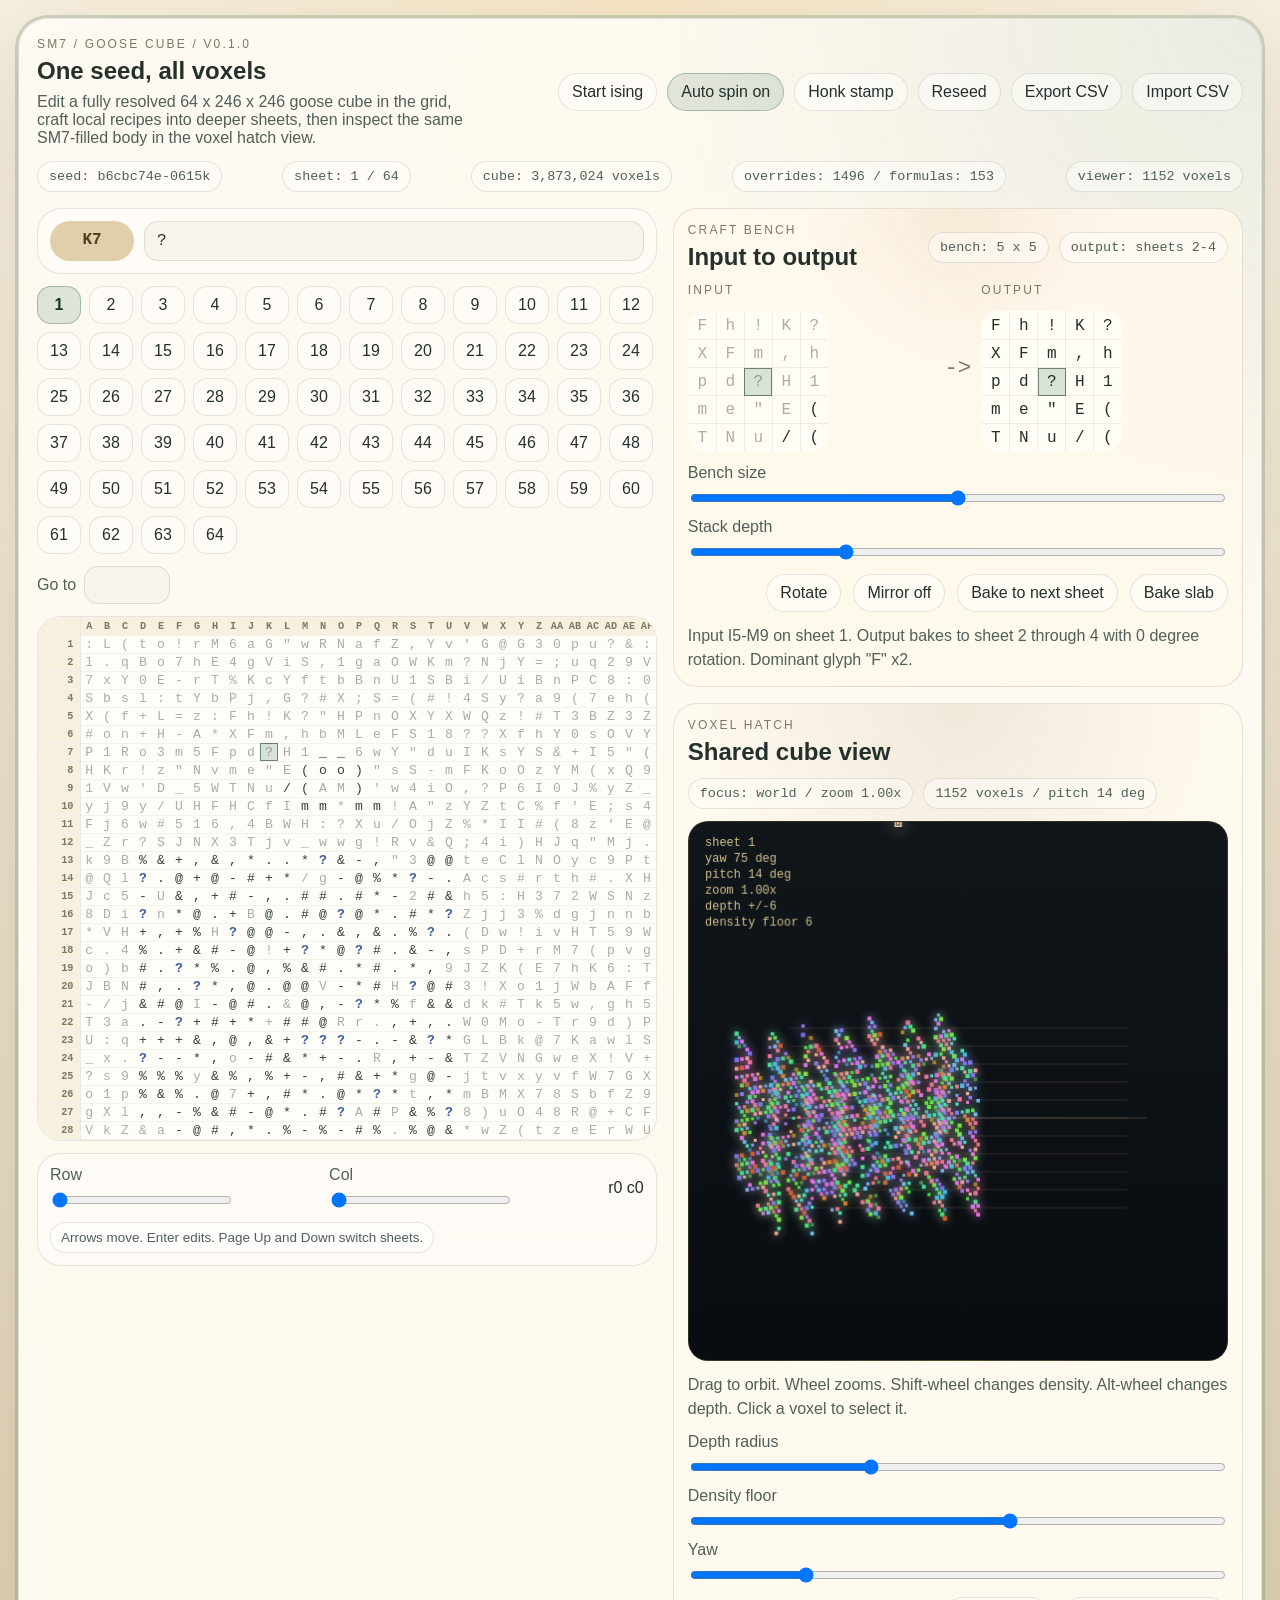
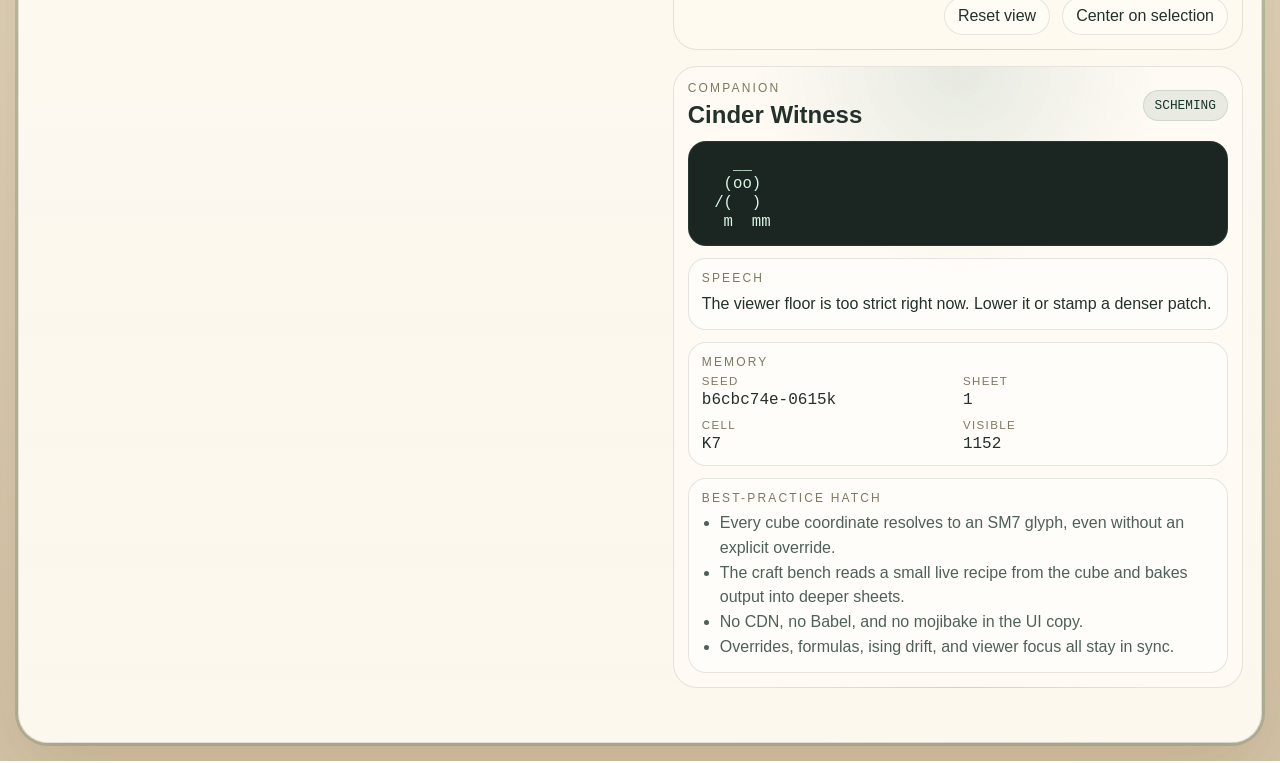
<file: active/modules/goose/sm7-goose-cube-v0.1.0.html>
<!DOCTYPE html>
<html lang="en">
  <head>
    <meta charset="UTF-8" />
    <meta name="viewport" content="width=device-width, initial-scale=1.0" />
    <title>SM7 Goose Cube v0.1.0</title>
    <link rel="stylesheet" href="./sm7-goose-cube-v0.1.0.css" />
  </head>
  <body>
    <main class="page-shell">
      <section class="app-shell" id="appShell" tabindex="0" aria-label="SM7 Goose Cube v0.1.0">
        <header class="topbar">
          <div>
            <p class="eyebrow">SM7 / GOOSE CUBE / v0.1.0</p>
            <h1>One seed, all voxels</h1>
            <p class="hero-copy">
              Edit a fully resolved 64 x 246 x 246 goose cube in the grid, craft local recipes into deeper sheets, then inspect the same SM7-filled body in the voxel hatch view.
            </p>
          </div>
          <div class="top-actions">
            <button id="toggleSimBtn" type="button">Start ising</button>
            <button id="toggleSpinBtn" type="button">Auto spin on</button>
            <button id="honkBtn" type="button">Honk stamp</button>
            <button id="reseedBtn" type="button">Reseed</button>
            <button id="exportCsvBtn" type="button">Export CSV</button>
            <button id="importCsvBtn" type="button">Import CSV</button>
          </div>
        </header>

        <section class="meta-strip" aria-label="Cube status">
          <span id="seedReadout">seed: --</span>
          <span id="depthReadout">depth: 0 / 64</span>
          <span id="memoryReadout">memory: 0 cells</span>
          <span id="formulaReadout">formulas: 0</span>
          <span id="viewerMetaReadout">viewer: 0 voxels</span>
        </section>

        <section class="workspace">
          <section class="grid-panel">
            <section class="formula-bar">
              <label class="coord-pill" id="cellCoord" for="formulaInput">A1</label>
              <input
                id="formulaInput"
                type="text"
                spellcheck="false"
                autocomplete="off"
                placeholder="SM7 char or formula like =S2.A1"
              />
            </section>

            <section class="sheet-strip">
              <div id="sheetButtons" class="sheet-buttons" aria-label="Sheet buttons"></div>
              <form id="jumpForm" class="jump-form">
                <label for="jumpInput">Go to</label>
                <input id="jumpInput" type="number" min="1" max="64" inputmode="numeric" />
              </form>
            </section>

            <section class="grid-shell">
              <div class="grid-wrap">
                <table id="sheetGrid" class="sheet-grid" aria-label="SM7 grid editor"></table>
              </div>
            </section>

            <section class="control-strip">
              <label>
                <span>Row</span>
                <input id="rowScroll" type="range" min="0" max="218" value="0" />
              </label>
              <label>
                <span>Col</span>
                <input id="colScroll" type="range" min="0" max="194" value="0" />
              </label>
              <span id="scrollReadout">r0 c0</span>
              <span class="shortcut-note">Arrows move. Enter edits. Page Up and Down switch sheets.</span>
            </section>
          </section>

          <aside class="side-panel">
            <section class="craft-card">
              <div class="card-head">
                <div>
                  <p class="panel-label">Craft bench</p>
                  <h2>Input to output</h2>
                </div>
                <div class="viewer-meta">
                  <span id="craftSizeReadout">bench: 5 x 5</span>
                  <span id="craftOutputReadout">output: sheet 2</span>
                </div>
              </div>

              <section class="craft-grid-wrap">
                <div class="craft-panel">
                  <p class="panel-label">Input</p>
                  <table id="craftInputGrid" class="craft-grid" aria-label="Craft input from the active cube selection"></table>
                </div>

                <div class="craft-arrow" aria-hidden="true">-&gt;</div>

                <div class="craft-panel">
                  <p class="panel-label">Output</p>
                  <table id="craftOutputGrid" class="craft-grid" aria-label="Craft output preview for deeper sheets"></table>
                </div>
              </section>

              <section class="viewer-controls">
                <label>
                  <span>Bench size</span>
                  <input id="craftSizeRange" type="range" min="0" max="2" value="1" />
                </label>
                <label>
                  <span>Stack depth</span>
                  <input id="craftDepthRange" type="range" min="1" max="8" value="3" />
                </label>
              </section>

              <div class="viewer-actions craft-actions">
                <button id="craftRotateBtn" type="button">Rotate</button>
                <button id="craftMirrorBtn" type="button">Mirror off</button>
                <button id="craftBakeBtn" type="button">Bake to next sheet</button>
                <button id="craftStackBtn" type="button">Bake slab</button>
              </div>

              <p id="craftSummary" class="craft-summary"></p>
            </section>

            <section class="viewer-card">
              <div class="card-head">
                <div>
                  <p class="panel-label">Voxel hatch</p>
                  <h2>Shared cube view</h2>
                </div>
                <div class="viewer-meta">
                  <span id="viewModeReadout">focus: world</span>
                  <span id="voxelReadout">0 voxels</span>
                </div>
              </div>

              <canvas
                id="viewerCanvas"
                class="viewer-canvas"
                width="560"
                height="560"
                aria-label="Voxel preview of the SM7 goose cube"
              ></canvas>

              <p id="viewerHint" class="viewer-hint">Drag to orbit. Wheel zooms. Shift-wheel changes density. Alt-wheel changes depth. Click a voxel to select it.</p>

              <section class="viewer-controls">
                <label>
                  <span>Depth radius</span>
                  <input id="depthRange" type="range" min="1" max="16" value="6" />
                </label>
                <label>
                  <span>Density floor</span>
                  <input id="densityRange" type="range" min="0" max="10" value="6" />
                </label>
                <label>
                  <span>Yaw</span>
                  <input id="yawRange" type="range" min="0" max="360" value="26" />
                </label>
              </section>

              <div class="viewer-actions">
                <button id="resetViewBtn" type="button">Reset view</button>
                <button id="focusSelectionBtn" type="button">Center on selection</button>
              </div>
            </section>

            <section class="goose-card">
              <div class="goose-head">
                <div>
                  <p class="panel-label">Companion</p>
                  <h2 id="gooseName">seed-goose</h2>
                </div>
                <span id="gooseMoodBadge" class="mood-badge">drowsy</span>
              </div>

              <pre id="gooseAscii" class="goose-ascii" aria-label="ASCII goose"></pre>

              <div class="speech-card">
                <p class="panel-label">Speech</p>
                <p id="gooseSpeech" class="goose-speech"></p>
              </div>

              <div class="memory-card">
                <p class="panel-label">Memory</p>
                <dl class="memory-grid">
                  <div>
                    <dt>Seed</dt>
                    <dd id="gooseSeed">--</dd>
                  </div>
                  <div>
                    <dt>Sheet</dt>
                    <dd id="gooseSheet">1</dd>
                  </div>
                  <div>
                    <dt>Cell</dt>
                    <dd id="gooseCell">A1</dd>
                  </div>
                  <div>
                    <dt>Visible</dt>
                    <dd id="gooseViewer">0</dd>
                  </div>
                </dl>
              </div>

              <div class="status-card">
                <p class="panel-label">Best-practice hatch</p>
                <ul class="hint-list">
                  <li>Every cube coordinate resolves to an SM7 glyph, even without an explicit override.</li>
                  <li>The craft bench reads a small live recipe from the cube and bakes output into deeper sheets.</li>
                  <li>No CDN, no Babel, and no mojibake in the UI copy.</li>
                  <li>Overrides, formulas, ising drift, and viewer focus all stay in sync.</li>
                </ul>
              </div>
            </section>
          </aside>
        </section>

        <p id="statusLine" class="status-line" aria-live="polite"></p>
      </section>
    </main>

    <input id="csvFileInput" type="file" accept=".csv,text/csv" hidden />

    <script src="./sm7-goose-cube-v0.1.0.js"></script>
  </body>
</html>
</file>
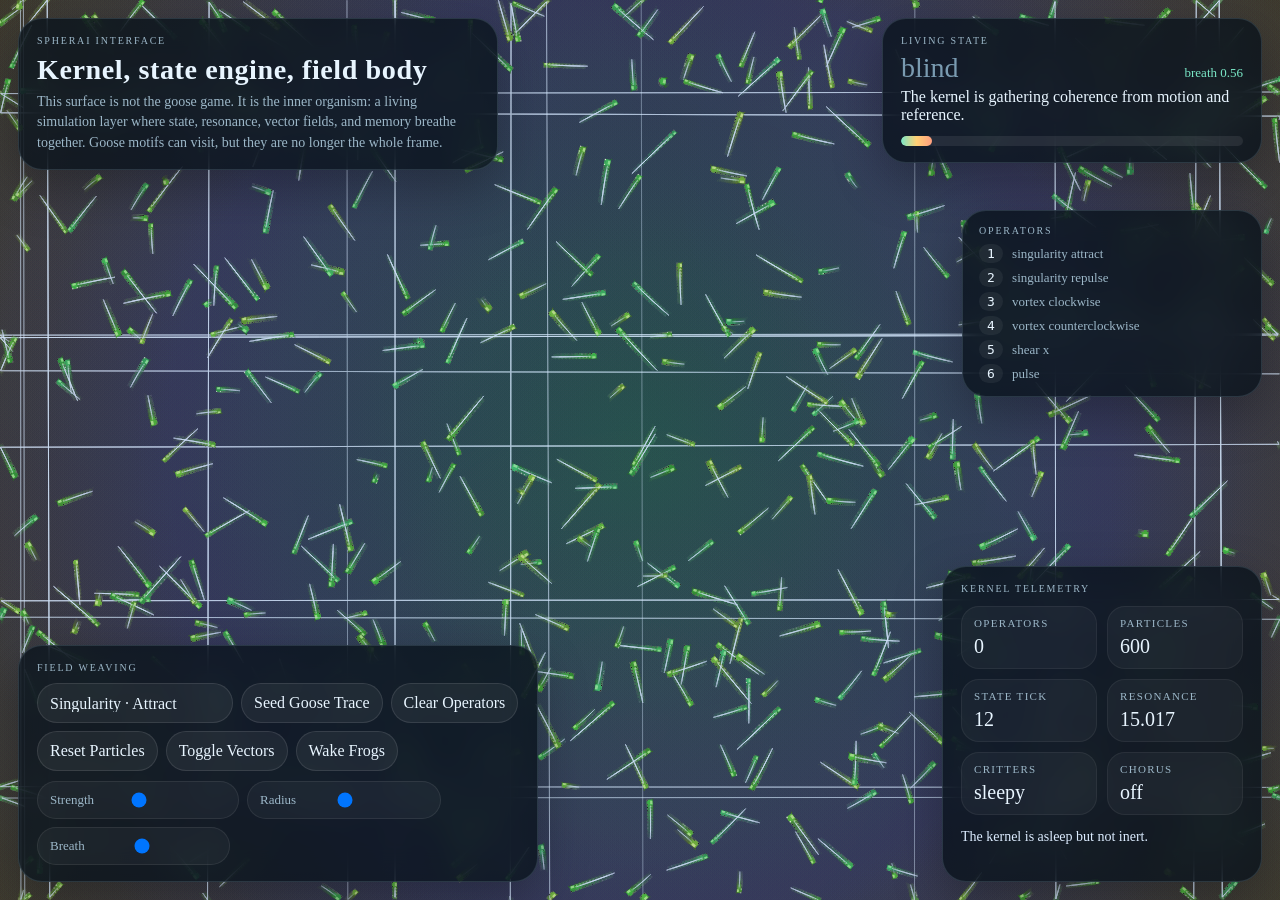
<file: active/modules/spherai/spherai.kernel.html>
<!DOCTYPE html>
<html lang="en">
<head>
  <meta charset="UTF-8" />
  <meta name="viewport" content="width=device-width, initial-scale=1.0" />
  <title>Spherai Kernel Interface</title>
  <style>
    :root {
      --bg: #07111a;
      --bg2: #0f2230;
      --panel: rgba(7, 17, 26, 0.76);
      --panel-border: rgba(187, 233, 255, 0.14);
      --text: #e8f5ff;
      --muted: #9cb7c8;
      --accent: #7ae7c7;
      --accent-warm: #ffd075;
      --accent-hot: #ff9f7f;
      --state-blind: #7a9bb1;
      --state-sighted: #7ae7c7;
      --state-resonant: #b0a6ff;
      --state-hatched: #ffd075;
    }

    * {
      box-sizing: border-box;
    }

    html,
    body {
      margin: 0;
      min-height: 100%;
      overflow: hidden;
      background:
        radial-gradient(circle at 20% 20%, rgba(122, 231, 199, 0.10), transparent 32%),
        radial-gradient(circle at 80% 18%, rgba(176, 166, 255, 0.12), transparent 30%),
        radial-gradient(circle at 50% 80%, rgba(255, 208, 117, 0.10), transparent 35%),
        linear-gradient(160deg, var(--bg), var(--bg2));
      color: var(--text);
      font-family: Georgia, "Times New Roman", serif;
    }

    body::before {
      content: "";
      position: fixed;
      inset: 0;
      pointer-events: none;
      background-image:
        linear-gradient(rgba(255,255,255,0.03) 1px, transparent 1px),
        linear-gradient(90deg, rgba(255,255,255,0.03) 1px, transparent 1px);
      background-size: 48px 48px;
      opacity: 0.18;
    }

    canvas {
      display: block;
      width: 100vw;
      height: 100vh;
    }

    #shell {
      position: fixed;
      inset: 0;
      pointer-events: none;
    }

    .panel {
      pointer-events: auto;
      background: var(--panel);
      border: 1px solid var(--panel-border);
      backdrop-filter: blur(16px);
      box-shadow: 0 18px 50px rgba(0, 0, 0, 0.28);
    }

    #header {
      position: fixed;
      top: 18px;
      left: 18px;
      right: 18px;
      display: grid;
      grid-template-columns: minmax(300px, 480px) minmax(260px, 380px);
      justify-content: space-between;
      gap: 14px;
      align-items: start;
    }

    #intro {
      padding: 16px 18px;
      border-radius: 24px;
    }

    #intro h1 {
      margin: 0 0 6px;
      font-size: clamp(24px, 2.2vw, 38px);
      font-weight: 600;
      letter-spacing: 0.02em;
    }

    #intro p {
      margin: 0;
      color: var(--muted);
      line-height: 1.45;
      font-size: 14px;
    }

    #stateCard {
      padding: 16px 18px;
      border-radius: 24px;
    }

    .eyebrow {
      text-transform: uppercase;
      letter-spacing: 0.18em;
      font-size: 10px;
      color: var(--muted);
      margin-bottom: 8px;
    }

    .stateRow {
      display: flex;
      justify-content: space-between;
      align-items: baseline;
      gap: 10px;
      margin-bottom: 6px;
    }

    .stateName {
      font-size: 28px;
      line-height: 1;
    }

    .statePulse {
      font-size: 13px;
      color: var(--accent);
    }

    #progressBar {
      height: 10px;
      border-radius: 999px;
      background: rgba(255,255,255,0.08);
      overflow: hidden;
      margin-top: 12px;
    }

    #progressFill {
      height: 100%;
      width: 0%;
      border-radius: 999px;
      background: linear-gradient(90deg, var(--accent), var(--accent-warm), var(--accent-hot));
      transition: width 0.25s ease;
    }

    #dock {
      position: fixed;
      left: 18px;
      right: 18px;
      bottom: 18px;
      display: grid;
      grid-template-columns: minmax(320px, 520px) minmax(240px, 320px);
      justify-content: space-between;
      gap: 14px;
      align-items: end;
    }

    #controls {
      padding: 16px 18px;
      border-radius: 24px;
    }

    .cluster {
      display: flex;
      flex-wrap: wrap;
      gap: 8px;
      margin-top: 10px;
    }

    button,
    select,
    input[type="range"] {
      appearance: none;
      border: 1px solid rgba(255,255,255,0.10);
      background: rgba(255,255,255,0.06);
      color: var(--text);
      border-radius: 999px;
      padding: 10px 12px;
      font: inherit;
    }

    button {
      cursor: pointer;
    }

    button:hover,
    select:hover {
      background: rgba(255,255,255,0.10);
    }

    .pill {
      display: inline-flex;
      align-items: center;
      gap: 8px;
      padding: 8px 12px;
      border-radius: 999px;
      border: 1px solid rgba(255,255,255,0.08);
      background: rgba(255,255,255,0.04);
      color: var(--muted);
      font-size: 13px;
    }

    .pill input[type="range"] {
      padding: 0;
      width: 120px;
      background: transparent;
      border: 0;
    }

    #ledger {
      padding: 16px 18px;
      border-radius: 24px;
    }

    #metrics {
      display: grid;
      grid-template-columns: repeat(2, minmax(0, 1fr));
      gap: 10px;
      margin-top: 12px;
    }

    .metric {
      padding: 10px 12px;
      border-radius: 18px;
      background: rgba(255,255,255,0.04);
      border: 1px solid rgba(255,255,255,0.06);
    }

    .metricLabel {
      color: var(--muted);
      font-size: 11px;
      text-transform: uppercase;
      letter-spacing: 0.12em;
    }

    .metricValue {
      margin-top: 6px;
      font-size: 20px;
    }

    #whisper {
      margin-top: 12px;
      min-height: 38px;
      color: #dcecff;
      font-size: 14px;
      line-height: 1.45;
    }

    #legend {
      position: fixed;
      top: 210px;
      right: 18px;
      width: min(300px, calc(100vw - 36px));
      padding: 14px 16px;
      border-radius: 24px;
    }

    #legend ul {
      margin: 10px 0 0;
      padding: 0;
      list-style: none;
      display: grid;
      gap: 8px;
      color: var(--muted);
      font-size: 13px;
    }

    #legend code {
      padding: 2px 8px;
      border-radius: 999px;
      background: rgba(255,255,255,0.06);
      color: var(--text);
      margin-right: 6px;
    }

    @media (max-width: 980px) {
      #header,
      #dock {
        grid-template-columns: 1fr;
      }

      #legend {
        position: fixed;
        top: auto;
        right: 18px;
        bottom: 240px;
      }
    }
  </style>
</head>
<body>
  <canvas id="field"></canvas>

  <div id="shell">
    <section id="header">
      <div id="intro" class="panel">
        <div class="eyebrow">Spherai Interface</div>
        <h1>Kernel, state engine, field body</h1>
        <p>
          This surface is not the goose game. It is the inner organism: a living
          simulation layer where state, resonance, vector fields, and memory breathe together.
          Goose motifs can visit, but they are no longer the whole frame.
        </p>
      </div>

      <div id="stateCard" class="panel">
        <div class="eyebrow">Living State</div>
        <div class="stateRow">
          <div class="stateName" id="stateName">blind</div>
          <div class="statePulse" id="breathReadout">breath 0.00</div>
        </div>
        <div id="stateSummary">The kernel is gathering coherence from motion and reference.</div>
        <div id="progressBar"><div id="progressFill"></div></div>
      </div>
    </section>

    <aside id="legend" class="panel">
      <div class="eyebrow">Operators</div>
      <ul>
        <li><code>1</code> singularity attract</li>
        <li><code>2</code> singularity repulse</li>
        <li><code>3</code> vortex clockwise</li>
        <li><code>4</code> vortex counterclockwise</li>
        <li><code>5</code> shear x</li>
        <li><code>6</code> pulse</li>
      </ul>
    </aside>

    <section id="dock">
      <div id="controls" class="panel">
        <div class="eyebrow">Field Weaving</div>
        <div class="cluster">
          <select id="mode">
            <option value="singularity_attract">Singularity · Attract</option>
            <option value="singularity_repulse">Singularity · Repulse</option>
            <option value="vortex_cw">Vortex · Clockwise</option>
            <option value="vortex_ccw">Vortex · Counterclockwise</option>
            <option value="shear_x">Shear · X</option>
            <option value="pulse">Pulse</option>
          </select>
          <button id="seedGoose">Seed Goose Trace</button>
          <button id="clearOps">Clear Operators</button>
          <button id="resetParticles">Reset Particles</button>
          <button id="toggleVectors">Toggle Vectors</button>
          <button id="toggleCroaks">Wake Frogs</button>
        </div>
        <div class="cluster">
          <span class="pill">Strength <input id="strength" type="range" min="40" max="2400" value="650" /></span>
          <span class="pill">Radius <input id="radius" type="range" min="20" max="260" value="90" /></span>
          <span class="pill">Breath <input id="breath" type="range" min="1" max="100" value="38" /></span>
        </div>
      </div>

      <div id="ledger" class="panel">
        <div class="eyebrow">Kernel Telemetry</div>
        <div id="metrics">
          <div class="metric">
            <div class="metricLabel">Operators</div>
            <div class="metricValue" id="operatorsCount">0</div>
          </div>
          <div class="metric">
            <div class="metricLabel">Particles</div>
            <div class="metricValue" id="particlesCount">0</div>
          </div>
          <div class="metric">
            <div class="metricLabel">State Tick</div>
            <div class="metricValue" id="stateTick">0</div>
          </div>
          <div class="metric">
            <div class="metricLabel">Resonance</div>
            <div class="metricValue" id="resonanceValue">0.000</div>
          </div>
          <div class="metric">
            <div class="metricLabel">Critters</div>
            <div class="metricValue" id="critterValue">sleepy</div>
          </div>
          <div class="metric">
            <div class="metricLabel">Chorus</div>
            <div class="metricValue" id="chorusValue">off</div>
          </div>
        </div>
        <div id="whisper">The kernel is asleep but not inert.</div>
      </div>
    </section>
  </div>

  <script>
    const canvas = document.getElementById("field");
    const ctx = canvas.getContext("2d");

    const stateNameEl = document.getElementById("stateName");
    const stateSummaryEl = document.getElementById("stateSummary");
    const progressFillEl = document.getElementById("progressFill");
    const breathReadoutEl = document.getElementById("breathReadout");
    const operatorsCountEl = document.getElementById("operatorsCount");
    const particlesCountEl = document.getElementById("particlesCount");
    const stateTickEl = document.getElementById("stateTick");
    const resonanceValueEl = document.getElementById("resonanceValue");
    const critterValueEl = document.getElementById("critterValue");
    const chorusValueEl = document.getElementById("chorusValue");
    const whisperEl = document.getElementById("whisper");

    const modeEl = document.getElementById("mode");
    const strengthEl = document.getElementById("strength");
    const radiusEl = document.getElementById("radius");
    const breathEl = document.getElementById("breath");
    const toggleCroaksButton = document.getElementById("toggleCroaks");

    const DPR = Math.max(1, Math.min(2, window.devicePixelRatio || 1));
    const TAU = Math.PI * 2;
    const EPS = 1e-4;

    let W = 0;
    let H = 0;
    let showVectors = false;
    let croaksEnabled = false;
    let audioCtx = null;
    let masterGain = null;
    let lastCroakAt = 0;
    const particles = [];
    const operators = [];

    const Kernel = (() => {
      let tick = 0;
      let coherence = 0;
      let breath = 0;
      let resonance = 0;
      let whisperIndex = 0;
      const whispers = [
        "The kernel is asleep but not inert.",
        "Motion is becoming memory.",
        "The field begins to refer to itself.",
        "Breath and state are synchronizing.",
        "A goose-shape passes through the simulation like a remembered myth.",
        "The interface is becoming a body.",
      ];

      function currentState() {
        if (coherence < 1.5) return "blind";
        if (coherence < 3.1) return "sighted";
        if (coherence < 5.5) return "resonant";
        return "hatched";
      }

      function stateSummary(state) {
        if (state === "blind") return "The kernel is gathering coherence from motion and reference.";
        if (state === "sighted") return "The entity can now feel gradients and hold orientation.";
        if (state === "resonant") return "State, breath, and vector pressure are feeding each other.";
        return "The system has become an active organism with memory and field appetite.";
      }

      return {
        update({ operatorCount, avgSpeed, flowEnergy, breathRate }) {
          tick += 1;
          breath = 0.5 + 0.5 * Math.sin(tick * 0.014 * breathRate);
          resonance = avgSpeed * 0.45 + flowEnergy * 0.002 + operatorCount * 0.08 + breath * 0.4;
          coherence += resonance * 0.0032;
          const state = currentState();
          whisperIndex = Math.min(whispers.length - 1, Math.floor(coherence));
          return {
            tick,
            breath,
            resonance,
            coherence,
            state,
            summary: stateSummary(state),
            whisper: whispers[whisperIndex],
          };
        },
      };
    })();

    function resize() {
      W = window.innerWidth;
      H = window.innerHeight;
      canvas.width = Math.floor(W * DPR);
      canvas.height = Math.floor(H * DPR);
      canvas.style.width = W + "px";
      canvas.style.height = H + "px";
      ctx.setTransform(DPR, 0, 0, DPR, 0, 0);
    }

    function rand(a, b) {
      return a + Math.random() * (b - a);
    }

    function resetParticles() {
      particles.length = 0;
      const count = Math.max(600, Math.floor((W * H) / 2200));
      for (let i = 0; i < count; i++) {
        particles.push({
          x: rand(0, W),
          y: rand(0, H),
          vx: rand(-4, 4),
          vy: rand(-4, 4),
          trail: [],
          kind: "ambient",
          frogHue: rand(90, 145),
          frogSize: rand(0.85, 1.25),
          blinkOffset: rand(0, TAU),
          croakBias: rand(0.25, 1),
        });
      }
    }

    function ensureAudio() {
      if (audioCtx) {
        if (audioCtx.state === "suspended") {
          audioCtx.resume();
        }
        return true;
      }
      const AudioCtor = window.AudioContext || window.webkitAudioContext;
      if (!AudioCtor) {
        return false;
      }
      audioCtx = new AudioCtor();
      masterGain = audioCtx.createGain();
      masterGain.gain.value = 0.08;
      masterGain.connect(audioCtx.destination);
      return true;
    }

    function updateChorusReadout() {
      chorusValueEl.textContent = croaksEnabled ? "ribbit" : "off";
      toggleCroaksButton.textContent = croaksEnabled ? "Mute Frogs" : "Wake Frogs";
    }

    function playRibbit(particle, speed, breath) {
      if (!croaksEnabled || !ensureAudio()) {
        return;
      }
      const nowMs = performance.now();
      if (nowMs - lastCroakAt < 70) {
        return;
      }
      lastCroakAt = nowMs;

      const now = audioCtx.currentTime;
      const filter = audioCtx.createBiquadFilter();
      filter.type = "bandpass";
      filter.frequency.setValueAtTime(520 + particle.frogHue * 2.4, now);
      filter.Q.value = 1.8;

      const osc = audioCtx.createOscillator();
      osc.type = Math.random() > 0.5 ? "triangle" : "sawtooth";
      const gain = audioCtx.createGain();

      const startFreq = 220 + particle.frogHue * 1.8 + speed * 45;
      const endFreq = startFreq * (0.56 + breath * 0.08);
      osc.frequency.setValueAtTime(startFreq, now);
      osc.frequency.exponentialRampToValueAtTime(Math.max(80, endFreq), now + 0.12);

      gain.gain.setValueAtTime(0.0001, now);
      gain.gain.exponentialRampToValueAtTime(0.028 + particle.croakBias * 0.03, now + 0.012);
      gain.gain.exponentialRampToValueAtTime(0.0001, now + 0.18);

      osc.connect(filter);
      filter.connect(gain);
      gain.connect(masterGain);

      osc.start(now);
      osc.stop(now + 0.2);
    }

    function drawFrog(particle, speed, t) {
      const heading = Math.atan2(particle.vy, particle.vx || 0.001);
      const hop = Math.sin(t * 10 + particle.blinkOffset + speed * 1.2) * 0.5 + 0.5;
      const s = particle.frogSize * (1 + hop * 0.08);

      ctx.save();
      ctx.translate(particle.x, particle.y);
      ctx.rotate(heading);
      ctx.scale(s, s);

      const blink = Math.sin(t * 1.8 + particle.blinkOffset) > 0.96;
      const body = `hsl(${particle.frogHue}, 48%, ${38 + hop * 10}%)`;
      const belly = `hsla(${particle.frogHue - 12}, 50%, 70%, 0.95)`;
      const leg = `hsla(${particle.frogHue - 8}, 44%, 28%, 0.95)`;

      ctx.fillStyle = leg;
      ctx.fillRect(-3, 1, 2, 1);
      ctx.fillRect(1, 1, 2, 1);
      ctx.fillRect(-4, 2, 1, 1);
      ctx.fillRect(3, 2, 1, 1);

      ctx.fillStyle = body;
      ctx.fillRect(-2, -2, 5, 4);
      ctx.fillRect(-1, -3, 3, 1);

      ctx.fillStyle = belly;
      ctx.fillRect(-1, 0, 3, 2);

      ctx.fillStyle = "rgba(244,255,240,0.98)";
      ctx.fillRect(-2, -3, 1, 1);
      ctx.fillRect(2, -3, 1, 1);

      ctx.fillStyle = blink ? "rgba(20,30,24,0.85)" : "rgba(12,16,14,0.95)";
      ctx.fillRect(-2, -3, 1, blink ? 0.25 : 1);
      ctx.fillRect(2, -3, 1, blink ? 0.25 : 1);

      ctx.restore();
    }

    function addOperator(x, y, type = modeEl.value, strength = Number(strengthEl.value), radius = Number(radiusEl.value), source = "manual") {
      operators.push({
        x,
        y,
        type,
        strength,
        radius,
        phase: rand(0, TAU),
        source,
      });
    }

    function clearMgcOperators() {
      for (let i = operators.length - 1; i >= 0; i--) {
        if (operators[i].source === "mgc") {
          operators.splice(i, 1);
        }
      }
    }

    function clamp(value, min, max) {
      return Math.max(min, Math.min(max, value));
    }

    function applyMgcPacket(packet) {
      if (!packet || packet.type !== "mgc-board-state") {
        return;
      }

      clearMgcOperators();

      const metrics = packet.metrics || {};
      const signal = packet.signal || {};
      const operatorCount = clamp(Number(metrics.playerCount) || 1, 1, 10);
      const openBounties = Number(metrics.openBounties) || 0;
      const pressure = Number(signal.pressure) || Number(metrics.bountyPressure) || 1;
      const strength = clamp(Number(signal.strength) || 700, 120, 2400);
      const radius = clamp(Number(signal.radius) || 96, 28, 260);
      const cx = W * 0.5;
      const cy = H * 0.5;
      const ring = Math.min(W, H) * 0.18 + openBounties * 8;
      const types = ["singularity_attract", "pulse", "vortex_ccw", "shear_x", "vortex_cw", "singularity_repulse"];

      for (let i = 0; i < operatorCount; i++) {
        const angle = -Math.PI / 2 + (i / operatorCount) * TAU;
        const type = types[i % types.length];
        const weight = packet.operators && packet.operators[i] ? Number(packet.operators[i].total) || 1 : 1;
        addOperator(
          cx + Math.cos(angle) * ring,
          cy + Math.sin(angle) * ring,
          type,
          clamp(strength + weight * 22, 120, 2400),
          clamp(radius + weight * 2, 28, 260),
          "mgc"
        );
      }

      breathEl.value = String(clamp(Number(signal.breath) || 38, 1, 100));
      modeEl.value = signal.state === "hatched" ? "pulse" : signal.state === "resonant" ? "vortex_ccw" : "singularity_attract";
      whisperEl.textContent = `MGC packet accepted: ${packet.selected?.operator?.name || "operator"} / ${packet.selected?.bounty?.title || "bounty"} at pressure ${pressure}.`;

      if (packet.reason === "seed") {
        addOperator(cx, cy, "pulse", clamp(strength * 0.72, 120, 2400), clamp(radius * 1.2, 28, 260), "mgc");
      }

      window.parent?.postMessage({ type: "spherai:mgc:ack", operators: operators.length }, "*");
    }

    function seedGooseTrace() {
      const cx = W * 0.32;
      const cy = H * 0.52;
      addOperator(cx, cy, "singularity_attract", 920, 130);
      addOperator(cx + 100, cy - 24, "pulse", 880, 110);
      addOperator(cx + 180, cy - 12, "vortex_ccw", 760, 95);
      addOperator(cx + 235, cy + 20, "shear_x", 540, 90);
      whisperEl.textContent = "A goose trace has been seeded into the field as a motif, not a prison.";
    }

    function fieldAt(x, y, t, breath) {
      let fx = 0;
      let fy = 0;

      fx += 8 * Math.sin(y * 0.005 + t * (0.28 + breath * 0.18));
      fy += 8 * Math.cos(x * 0.004 - t * (0.24 + breath * 0.15));

      const centerDx = x - W * 0.5;
      const centerDy = y - H * 0.5;
      const centerR = Math.hypot(centerDx, centerDy) + EPS;
      const centerPulse = 120 * breath / Math.max(220, centerR);
      fx += (-centerDy / centerR) * centerPulse;
      fy += (centerDx / centerR) * centerPulse;

      for (const op of operators) {
        const dx = x - op.x;
        const dy = y - op.y;
        const r2 = dx * dx + dy * dy + EPS;
        const r = Math.sqrt(r2);
        const falloff = Math.exp(-(r * r) / (2 * op.radius * op.radius));

        if (op.type === "singularity_attract" || op.type === "singularity_repulse") {
          const sign = op.type === "singularity_attract" ? -1 : 1;
          fx += (dx / r) * sign * op.strength * falloff;
          fy += (dy / r) * sign * op.strength * falloff;
        }

        if (op.type === "vortex_cw" || op.type === "vortex_ccw") {
          const dir = op.type === "vortex_cw" ? 1 : -1;
          fx += dir * (-dy / r) * op.strength * falloff;
          fy += dir * (dx / r) * op.strength * falloff;
        }

        if (op.type === "shear_x") {
          fx += op.strength * falloff * 0.08 * Math.sign(dy || 1);
        }

        if (op.type === "pulse") {
          const pulse = Math.sin(t * 3 + op.phase) * 0.5 + 0.5;
          const strength = op.strength * pulse * falloff;
          fx += (dx / r) * strength * 0.55;
          fy += (dy / r) * strength * 0.55;
        }
      }

      return { fx, fy };
    }

    function drawVectors(t, breath) {
      const step = 64;
      ctx.save();
      ctx.globalAlpha = 0.28;
      for (let y = step / 2; y < H; y += step) {
        for (let x = step / 2; x < W; x += step) {
          const { fx, fy } = fieldAt(x, y, t, breath);
          const mag = Math.hypot(fx, fy);
          const scale = Math.min(22, mag * 0.018);
          const angle = Math.atan2(fy, fx);
          ctx.save();
          ctx.translate(x, y);
          ctx.rotate(angle);
          ctx.strokeStyle = "rgba(220, 239, 255, 0.74)";
          ctx.lineWidth = 1;
          ctx.beginPath();
          ctx.moveTo(0, 0);
          ctx.lineTo(scale, 0);
          ctx.lineTo(scale - 4, -2);
          ctx.moveTo(scale, 0);
          ctx.lineTo(scale - 4, 2);
          ctx.stroke();
          ctx.restore();
        }
      }
      ctx.restore();
    }

    function drawOperators(t) {
      for (const op of operators) {
        ctx.save();
        ctx.translate(op.x, op.y);

        ctx.beginPath();
        ctx.arc(0, 0, op.radius, 0, TAU);
        ctx.strokeStyle = "rgba(255,255,255,0.10)";
        ctx.lineWidth = 1;
        ctx.stroke();

        ctx.strokeStyle = "rgba(241, 249, 255, 0.84)";
        ctx.lineWidth = 2;

        if (op.type.startsWith("singularity")) {
          ctx.beginPath();
          ctx.arc(0, 0, 8, 0, TAU);
          ctx.stroke();
          ctx.beginPath();
          ctx.moveTo(-14, 0);
          ctx.lineTo(14, 0);
          ctx.moveTo(0, -14);
          ctx.lineTo(0, 14);
          ctx.stroke();
        } else if (op.type.startsWith("vortex")) {
          ctx.beginPath();
          ctx.arc(0, 0, 10, 0.5, TAU - 0.7);
          ctx.stroke();
          const angle = (t * 2) % TAU;
          ctx.beginPath();
          ctx.moveTo(Math.cos(angle) * 10, Math.sin(angle) * 10);
          ctx.lineTo(Math.cos(angle + 0.4) * 15, Math.sin(angle + 0.4) * 15);
          ctx.stroke();
        } else if (op.type === "shear_x") {
          ctx.beginPath();
          ctx.moveTo(-12, -8);
          ctx.lineTo(12, -8);
          ctx.moveTo(-12, 0);
          ctx.lineTo(12, 0);
          ctx.moveTo(-12, 8);
          ctx.lineTo(12, 8);
          ctx.stroke();
        } else if (op.type === "pulse") {
          const pulseRadius = 8 + 4 * (Math.sin(t * 4 + op.phase) * 0.5 + 0.5);
          ctx.beginPath();
          ctx.arc(0, 0, pulseRadius, 0, TAU);
          ctx.stroke();
        }

        ctx.restore();
      }
    }

    function updateStateDisplay(snapshot) {
      stateNameEl.textContent = snapshot.state;
      stateSummaryEl.textContent = snapshot.summary;
      breathReadoutEl.textContent = `breath ${snapshot.breath.toFixed(2)}`;
      stateTickEl.textContent = String(snapshot.tick);
      resonanceValueEl.textContent = snapshot.resonance.toFixed(3);
      progressFillEl.style.width = `${Math.min(100, snapshot.coherence / 6 * 100)}%`;
      whisperEl.textContent = snapshot.whisper;

      if (snapshot.state === "blind") stateNameEl.style.color = "var(--state-blind)";
      if (snapshot.state === "sighted") stateNameEl.style.color = "var(--state-sighted)";
      if (snapshot.state === "resonant") stateNameEl.style.color = "var(--state-resonant)";
      if (snapshot.state === "hatched") stateNameEl.style.color = "var(--state-hatched)";
      critterValueEl.textContent = snapshot.state === "blind" ? "sleepy" : snapshot.state === "sighted" ? "hopping" : snapshot.state === "resonant" ? "chorusing" : "pond god";
    }

    function loop(ts) {
      const t = ts * 0.001;
      const breathRate = Number(breathEl.value) * 0.02;
      const breath = 0.5 + 0.5 * Math.sin(t * breathRate * 2.4);

      ctx.fillStyle = `rgba(7, 17, 26, ${0.08 + breath * 0.03})`;
      ctx.fillRect(0, 0, W, H);

      const wash = ctx.createRadialGradient(W * 0.5, H * 0.5, 20, W * 0.5, H * 0.5, Math.max(W, H) * 0.78);
      wash.addColorStop(0, `rgba(122,231,199,${0.04 + breath * 0.02})`);
      wash.addColorStop(0.45, "rgba(176,166,255,0.05)");
      wash.addColorStop(0.8, "rgba(255,208,117,0.04)");
      wash.addColorStop(1, "rgba(0,0,0,0)");
      ctx.fillStyle = wash;
      ctx.fillRect(0, 0, W, H);

      if (showVectors) {
        drawVectors(t, breath);
      }

      let totalSpeed = 0;
      let flowEnergy = 0;

      for (const particle of particles) {
        const { fx, fy } = fieldAt(particle.x, particle.y, t, breath);
        particle.vx = particle.vx * 0.985 + fx * 0.0018;
        particle.vy = particle.vy * 0.985 + fy * 0.0018;

        const speed = Math.hypot(particle.vx, particle.vy);
        const maxSpeed = 4.8 + breath * 0.7;
        if (speed > maxSpeed) {
          particle.vx = particle.vx / speed * maxSpeed;
          particle.vy = particle.vy / speed * maxSpeed;
        }

        totalSpeed += speed;
        flowEnergy += Math.abs(fx) + Math.abs(fy);

        particle.trail.push([particle.x, particle.y]);
        if (particle.trail.length > 10) {
          particle.trail.shift();
        }

        particle.x += particle.vx;
        particle.y += particle.vy;

        if (particle.x < 0) particle.x += W;
        if (particle.x > W) particle.x -= W;
        if (particle.y < 0) particle.y += H;
        if (particle.y > H) particle.y -= H;

        ctx.beginPath();
        for (let i = 0; i < particle.trail.length; i++) {
          const [tx, ty] = particle.trail[i];
          if (i === 0) ctx.moveTo(tx, ty);
          else ctx.lineTo(tx, ty);
        }

        const alpha = Math.min(0.95, 0.08 + speed * 0.14);
        ctx.strokeStyle = `rgba(214,233,255,${alpha})`;
        ctx.lineWidth = 1;
        ctx.stroke();

        drawFrog(particle, speed, t);

        if (croaksEnabled && speed > 2.4 && Math.random() < 0.0012 * particle.croakBias) {
          playRibbit(particle, speed, breath);
        }
      }

      drawOperators(t);

      const snapshot = Kernel.update({
        operatorCount: operators.length,
        avgSpeed: totalSpeed / Math.max(1, particles.length),
        flowEnergy,
        breathRate,
      });

      updateStateDisplay(snapshot);
      operatorsCountEl.textContent = String(operators.length);
      particlesCountEl.textContent = String(particles.length);

      requestAnimationFrame(loop);
    }

    window.addEventListener("resize", resize);
    canvas.addEventListener("pointerdown", (event) => {
      addOperator(event.clientX, event.clientY);
    });

    document.getElementById("clearOps").onclick = () => {
      operators.length = 0;
      whisperEl.textContent = "The operator lattice has been cleared.";
    };

    document.getElementById("resetParticles").onclick = () => {
      resetParticles();
      whisperEl.textContent = "The body has shed its prior turbulence.";
    };

    document.getElementById("toggleVectors").onclick = () => {
      showVectors = !showVectors;
    };

    toggleCroaksButton.onclick = () => {
      croaksEnabled = !croaksEnabled;
      if (croaksEnabled) {
        ensureAudio();
        whisperEl.textContent = "The pond has woken. Tiny ribbits gather around the field.";
      } else {
        whisperEl.textContent = "The frogs still hop, but the chorus has gone quiet.";
      }
      updateChorusReadout();
    };

    document.getElementById("seedGoose").onclick = seedGooseTrace;

    window.addEventListener("message", (event) => {
      const data = event.data || {};
      if (data.type === "mgc:spherai:seed") {
        applyMgcPacket(data.packet);
      }
    });

    window.addEventListener("keydown", (event) => {
      if (event.key === "1") modeEl.value = "singularity_attract";
      if (event.key === "2") modeEl.value = "singularity_repulse";
      if (event.key === "3") modeEl.value = "vortex_cw";
      if (event.key === "4") modeEl.value = "vortex_ccw";
      if (event.key === "5") modeEl.value = "shear_x";
      if (event.key === "6") modeEl.value = "pulse";
      if (event.key.toLowerCase() === "c") operators.length = 0;
      if (event.key.toLowerCase() === "r") resetParticles();
      if (event.key.toLowerCase() === "v") showVectors = !showVectors;
      if (event.key.toLowerCase() === "g") seedGooseTrace();
      if (event.key.toLowerCase() === "m") {
        toggleCroaksButton.click();
      }
    });

    resize();
    resetParticles();
    updateChorusReadout();
    requestAnimationFrame(loop);
  </script>
</body>
</html>
</file>
<file: active/modules/goose/sm7-goose-cube-v0.1.0.css>
:root {
  --bg-page:
    radial-gradient(circle at top, rgba(244, 196, 115, 0.24), transparent 28%),
    linear-gradient(180deg, #f6f0e1 0%, #e6dbc2 48%, #d4c3a7 100%);
  --panel: rgba(255, 251, 242, 0.94);
  --panel-strong: rgba(248, 244, 235, 0.96);
  --panel-soft: rgba(255, 255, 255, 0.46);
  --border-soft: rgba(53, 52, 42, 0.12);
  --border-strong: rgba(111, 84, 43, 0.3);
  --text-primary: #23302b;
  --text-secondary: #4e6059;
  --text-muted: #7f7763;
  --accent-soft: #e0cfab;
  --viewer-bg:
    radial-gradient(circle at top, rgba(245, 194, 98, 0.18), transparent 32%),
    linear-gradient(180deg, #11161b 0%, #0a0f13 100%);
  --shadow: 0 24px 72px rgba(88, 62, 18, 0.15);
  --font-mono: "Iosevka", "IBM Plex Mono", "Cascadia Code", Consolas, monospace;
}

* {
  box-sizing: border-box;
}

html,
body {
  margin: 0;
  min-height: 100%;
}

body {
  background: var(--bg-page);
  color: var(--text-primary);
  font-family: "Avenir Next", "Segoe UI", sans-serif;
}

button,
input {
  font: inherit;
}

.page-shell {
  min-height: 100vh;
  padding: 18px;
}

.app-shell {
  max-width: 1560px;
  margin: 0 auto;
  padding: 18px;
  border-radius: 30px;
  border: 1px solid var(--border-soft);
  background:
    radial-gradient(circle at top right, rgba(79, 127, 104, 0.12), transparent 24%),
    linear-gradient(180deg, rgba(255, 255, 255, 0.08), rgba(255, 255, 255, 0)),
    var(--panel);
  box-shadow: var(--shadow);
  outline: none;
}

.app-shell:focus-visible {
  box-shadow: var(--shadow), 0 0 0 3px rgba(79, 127, 104, 0.25);
}

.topbar,
.sheet-strip,
.meta-strip,
.control-strip,
.goose-head,
.card-head,
.viewer-actions {
  display: flex;
  gap: 12px;
  flex-wrap: wrap;
  justify-content: space-between;
  align-items: center;
}

.eyebrow,
.panel-label {
  margin: 0 0 6px;
  color: var(--text-muted);
  font-size: 0.75rem;
  letter-spacing: 0.18em;
  text-transform: uppercase;
}

.topbar h1,
.goose-head h2,
.card-head h2 {
  margin: 0;
}

.hero-copy {
  margin: 8px 0 0;
  max-width: 48ch;
  color: var(--text-secondary);
}

.top-actions,
.meta-strip,
.viewer-meta {
  display: flex;
  gap: 10px;
  flex-wrap: wrap;
}

button {
  padding: 9px 13px;
  border-radius: 999px;
  border: 1px solid var(--border-soft);
  background: var(--panel-soft);
  color: var(--text-primary);
  cursor: pointer;
  transition: transform 140ms ease, border-color 140ms ease, background 140ms ease;
}

button:hover {
  transform: translateY(-1px);
  border-color: var(--border-strong);
}

button.active {
  background: rgba(79, 127, 104, 0.16);
  border-color: rgba(79, 127, 104, 0.4);
}

.meta-strip {
  margin-top: 14px;
}

.meta-strip span,
.shortcut-note,
.speech-card,
.memory-card,
.status-card,
.viewer-meta span {
  border: 1px solid var(--border-soft);
  background: rgba(255, 255, 255, 0.42);
}

.meta-strip span,
.viewer-meta span {
  padding: 7px 11px;
  border-radius: 999px;
  color: var(--text-secondary);
  font-family: var(--font-mono);
  font-size: 0.84rem;
}

.workspace {
  display: grid;
  grid-template-columns: minmax(0, 1fr) minmax(520px, 0.92fr);
  gap: 16px;
  margin-top: 16px;
}

.side-panel {
  display: grid;
  gap: 16px;
  align-content: start;
}

.grid-panel,
.craft-card,
.viewer-card,
.goose-card {
  min-width: 0;
}

.formula-bar,
.grid-shell,
.control-strip,
.craft-card,
.viewer-card,
.goose-card {
  border-radius: 24px;
}

.formula-bar {
  display: grid;
  grid-template-columns: auto 1fr;
  gap: 10px;
  padding: 12px;
  background: rgba(255, 255, 255, 0.46);
  border: 1px solid var(--border-soft);
}

.coord-pill {
  min-width: 84px;
  padding: 10px 12px;
  border-radius: 999px;
  text-align: center;
  background: var(--accent-soft);
  color: #513d1f;
  font-family: var(--font-mono);
  font-weight: 700;
}

#formulaInput,
#jumpInput {
  border: 1px solid var(--border-soft);
  border-radius: 14px;
  background: var(--panel-strong);
  color: var(--text-primary);
  font-family: var(--font-mono);
}

#formulaInput {
  width: 100%;
  padding: 10px 12px;
}

.sheet-strip {
  margin-top: 12px;
}

.sheet-buttons {
  display: flex;
  gap: 8px;
  flex-wrap: wrap;
}

.sheet-buttons button {
  min-width: 44px;
  padding-inline: 10px;
  border-radius: 14px;
}

.sheet-buttons button.current {
  background: rgba(79, 127, 104, 0.18);
  border-color: rgba(79, 127, 104, 0.42);
  color: #163528;
  font-weight: 700;
}

.jump-form {
  display: flex;
  gap: 8px;
  align-items: center;
  color: var(--text-secondary);
}

#jumpInput {
  width: 86px;
  padding: 9px 12px;
}

.grid-shell {
  margin-top: 12px;
  overflow: hidden;
  border: 1px solid var(--border-soft);
  background: rgba(255, 255, 255, 0.56);
}

.grid-wrap {
  overflow: auto;
}

.sheet-grid {
  width: max-content;
  border-collapse: collapse;
  font-family: var(--font-mono);
  background: rgba(255, 253, 247, 0.96);
}

.sheet-grid th,
.sheet-grid td {
  width: 18px;
  min-width: 18px;
  height: 18px;
  padding: 0;
  text-align: center;
  border-bottom: 1px solid rgba(43, 48, 47, 0.06);
}

.sheet-grid thead th,
.sheet-grid .row-head {
  position: sticky;
  background: #f7f0df;
  color: var(--text-muted);
  font-size: 0.64rem;
  font-weight: 600;
}

.sheet-grid thead th {
  top: 0;
  z-index: 1;
}

.sheet-grid .row-head {
  left: 0;
  z-index: 1;
  width: 42px;
  min-width: 42px;
  padding-right: 6px;
  text-align: right;
  border-right: 1px solid rgba(43, 48, 47, 0.1);
}

.sheet-grid td {
  cursor: pointer;
  user-select: none;
  font-size: 0.82rem;
  color: #34403c;
}

.sheet-grid td.seeded {
  color: rgba(52, 64, 60, 0.42);
}

.sheet-grid td.selected {
  background: rgba(79, 127, 104, 0.22);
  outline: 1px solid rgba(22, 53, 40, 0.55);
  outline-offset: -1px;
}

.sheet-grid td.formula {
  color: #3c5f9f;
  font-weight: 700;
}

.sheet-grid td.empty {
  color: transparent;
}

.control-strip {
  margin-top: 12px;
  padding: 12px;
  border: 1px solid var(--border-soft);
  background: rgba(255, 255, 255, 0.42);
}

.control-strip label,
.viewer-controls label {
  display: grid;
  gap: 6px;
  color: var(--text-secondary);
}

.control-strip input[type="range"] {
  width: 180px;
}

.shortcut-note {
  padding: 7px 10px;
  border-radius: 999px;
  color: var(--text-secondary);
  font-size: 0.84rem;
}

.craft-card,
.viewer-card,
.goose-card {
  display: grid;
  gap: 12px;
  padding: 14px;
  border: 1px solid var(--border-soft);
}

.craft-card {
  background:
    radial-gradient(circle at top, rgba(200, 143, 83, 0.12), transparent 28%),
    rgba(255, 248, 235, 0.84);
}

.viewer-card {
  background:
    radial-gradient(circle at top, rgba(123, 91, 45, 0.11), transparent 28%),
    rgba(255, 250, 239, 0.82);
}

.goose-card {
  background:
    radial-gradient(circle at top, rgba(79, 127, 104, 0.14), transparent 30%),
    rgba(255, 252, 246, 0.82);
}

.viewer-canvas {
  width: 100%;
  display: block;
  aspect-ratio: 1 / 1;
  min-height: 520px;
  border-radius: 20px;
  border: 1px solid rgba(245, 194, 98, 0.18);
  background: var(--viewer-bg);
  box-shadow: inset 0 0 0 1px rgba(255, 255, 255, 0.04);
  cursor: grab;
  touch-action: none;
}

.viewer-canvas.dragging {
  cursor: grabbing;
}

.viewer-controls {
  display: grid;
  gap: 10px;
}

.viewer-hint {
  margin: 0;
  color: var(--text-secondary);
  line-height: 1.5;
}

.craft-grid-wrap {
  display: grid;
  grid-template-columns: minmax(0, 1fr) auto minmax(0, 1fr);
  gap: 10px;
  align-items: center;
}

.craft-panel {
  display: grid;
  gap: 8px;
}

.craft-grid {
  width: max-content;
  border-collapse: collapse;
  overflow: hidden;
  border: 1px solid var(--border-soft);
  border-radius: 18px;
  background: rgba(255, 253, 247, 0.96);
  font-family: var(--font-mono);
}

.craft-grid td {
  width: 28px;
  min-width: 28px;
  height: 28px;
  padding: 0;
  text-align: center;
  border: 1px solid rgba(43, 48, 47, 0.08);
  cursor: pointer;
  user-select: none;
}

.craft-grid td.seeded {
  color: rgba(52, 64, 60, 0.42);
}

.craft-grid td.formula {
  color: #3c5f9f;
  font-weight: 700;
}

.craft-grid td.selected {
  background: rgba(79, 127, 104, 0.22);
  outline: 1px solid rgba(22, 53, 40, 0.55);
  outline-offset: -1px;
}

.craft-arrow {
  color: var(--text-muted);
  font-family: var(--font-mono);
  font-size: 1.4rem;
  text-align: center;
}

.craft-actions {
  justify-content: flex-end;
}

.craft-summary {
  margin: 0;
  color: var(--text-secondary);
  line-height: 1.5;
}

.viewer-actions {
  justify-content: flex-end;
}

.mood-badge {
  padding: 7px 11px;
  border-radius: 999px;
  border: 1px solid rgba(79, 127, 104, 0.18);
  background: rgba(79, 127, 104, 0.12);
  color: #173428;
  font-family: var(--font-mono);
  font-size: 0.8rem;
  text-transform: uppercase;
}

.goose-ascii {
  margin: 0;
  padding: 14px 16px;
  border-radius: 18px;
  border: 1px solid rgba(79, 127, 104, 0.22);
  background: rgba(18, 29, 24, 0.96);
  color: #d8f7e5;
  font-family: var(--font-mono);
  font-size: 0.98rem;
  line-height: 1.2;
  white-space: pre;
  overflow: hidden;
  animation: bob 2.8s ease-in-out infinite;
}

@keyframes bob {
  0%,
  100% {
    transform: translateY(0);
  }

  50% {
    transform: translateY(-4px);
  }
}

.speech-card,
.memory-card,
.status-card {
  padding: 12px 13px;
  border-radius: 18px;
}

.goose-speech {
  margin: 0;
  line-height: 1.6;
}

.memory-grid {
  display: grid;
  grid-template-columns: repeat(2, minmax(0, 1fr));
  gap: 10px;
  margin: 0;
}

.memory-grid dt {
  color: var(--text-muted);
  font-size: 0.72rem;
  text-transform: uppercase;
  letter-spacing: 0.12em;
}

.memory-grid dd {
  margin: 4px 0 0;
  font-family: var(--font-mono);
}

.hint-list {
  margin: 0;
  padding-left: 18px;
  color: var(--text-secondary);
  line-height: 1.55;
}

.status-line {
  min-height: 1.4rem;
  margin: 14px 4px 0;
  color: var(--text-secondary);
  font-family: var(--font-mono);
  font-size: 0.88rem;
}

@media (max-width: 1180px) {
  .workspace {
    grid-template-columns: 1fr;
  }

  .viewer-canvas {
    min-height: 460px;
  }
}

@media (max-width: 760px) {
  .page-shell {
    padding: 12px;
  }

  .app-shell {
    padding: 12px;
    border-radius: 20px;
  }

  .formula-bar {
    grid-template-columns: 1fr;
  }

  .coord-pill {
    justify-self: start;
  }

  .control-strip input[type="range"] {
    width: min(100%, 260px);
  }

  .craft-grid-wrap {
    grid-template-columns: 1fr;
  }

  .craft-arrow {
    display: none;
  }

  .viewer-canvas {
    min-height: 320px;
  }
}
</file>
